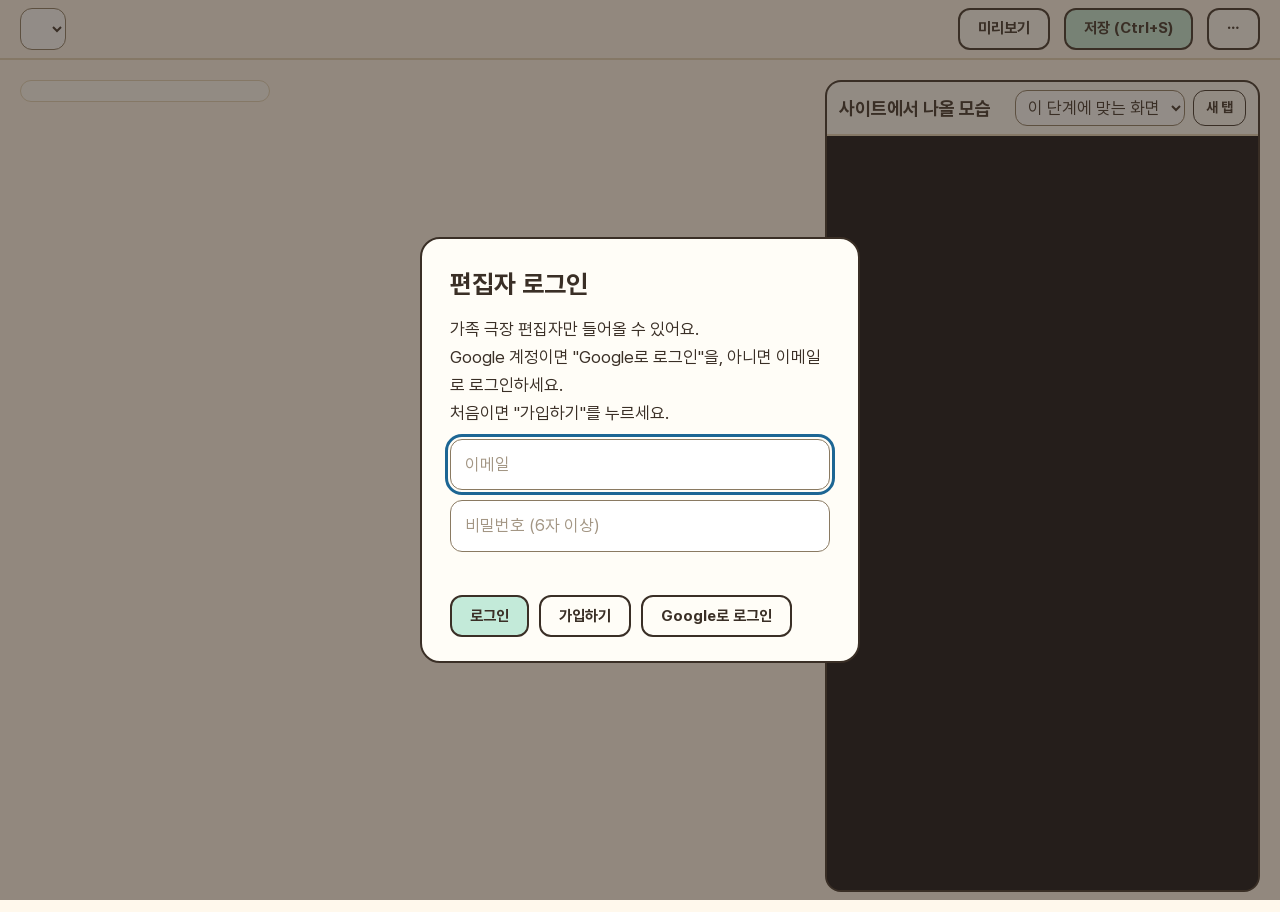
<file: cms/index.html>
<!doctype html>
<html lang="ko">
<head>
<meta charset="utf-8">
<meta name="viewport" content="width=device-width, initial-scale=1">
<meta name="robots" content="noindex, nofollow">
<title>관리 페이지 – 우리 가족 극장</title>
<style>
/* Pretendard – SIL Open Font License 1.1 (media/fonts/Pretendard-LICENSE.txt) */
@font-face{font-family:"Pretendard";font-weight:400;font-style:normal;font-display:swap;src:url("media/fonts/Pretendard-Regular.woff2") format("woff2")}
@font-face{font-family:"Pretendard";font-weight:500;font-style:normal;font-display:swap;src:url("media/fonts/Pretendard-Medium.woff2") format("woff2")}
@font-face{font-family:"Pretendard";font-weight:700;font-style:normal;font-display:swap;src:url("media/fonts/Pretendard-Bold.woff2") format("woff2")}
:root{
  --cream:#fff8ec; --paper:#fffdf7; --line:#e3d4b6; --ink:#3a2f26; --muted:#6a5b4d; --field:#8a7a62;
  --mint:#c3ead9; --yellow:#ffe7a0; --sky:#c2e1f6; --sky-d:#1d6694;
  --ok:#16684e; --ph:#8a5a00; --bad:#b3261e; --warn-bg:#fff0c2; --ghost:#857868;
  --hand:"Pretendard","Noto Sans KR","Apple SD Gothic Neo","Malgun Gothic",system-ui,sans-serif;
  --sans:"Pretendard","Noto Sans KR","Apple SD Gothic Neo","Malgun Gothic",system-ui,sans-serif;
  --hdr:64px;
}
*{box-sizing:border-box}
[hidden]{display:none!important}
body{margin:0;background:var(--cream);color:var(--ink);font-family:var(--sans);line-height:1.65;font-size:1.0625rem}
:focus-visible{outline:3px solid var(--sky-d);outline-offset:2px}
button,.btn{font:inherit;cursor:pointer}
.btn{display:inline-flex;align-items:center;gap:6px;min-height:42px;padding:6px 18px;border-radius:12px;border:2px solid var(--ink);background:var(--paper);color:var(--ink);font-weight:700;font-size:.95rem}
.btn:hover{background:var(--yellow)}
.btn.primary{background:var(--mint)} .btn.primary:hover{background:#a9e0c7}
.rng-row{display:flex;align-items:center;gap:10px;max-width:420px}
.rng-row.rr{max-width:none;flex-wrap:wrap;gap:8px 16px}
.rr-item{display:flex;align-items:center;gap:8px;flex:1 1 150px;min-width:150px;font-weight:700;font-size:.9rem;margin:0}
.rr-item span{flex:none}
.rr-item output{width:3.2em}
.rng-row input[type=range]{flex:1;min-width:0;padding:0;margin:0}
.rng-row output{flex:none;width:3.4em;text-align:right;font-weight:700;font-variant-numeric:tabular-nums}
.btn.sm{min-height:36px;padding:2px 12px;font-size:.88rem;border-width:1.5px}
.btn.danger{color:var(--bad);border-color:var(--bad)} .btn.danger:hover{background:#fde8e6}
.btn:disabled{opacity:.4;cursor:not-allowed}

/* 상단 바: 작품 선택 · 저장 상태 · 미리보기 · 저장 · 더보기 */
header.top{position:sticky;top:0;z-index:40;background:rgba(255,248,236,.98);border-bottom:2px solid var(--line)}
.top-in{display:flex;gap:10px 14px;align-items:center;padding:8px 20px}
.top-in .grow{flex:1}
.top-in select{max-width:min(380px,36vw);font-weight:700}
.status{font-size:.9rem;line-height:1.35;text-align:right}
.status b.ok{color:var(--ok)} .status b.dirty{color:var(--bad)}
.status small{display:block;color:var(--muted);font-size:.8rem}
.moreWrap{position:relative}
.menu{position:absolute;right:0;top:calc(100% + 6px);z-index:60;min-width:250px;background:var(--paper);border:2px solid var(--ink);border-radius:14px;padding:6px;box-shadow:0 10px 30px rgba(58,47,38,.25)}
.menu .mi{display:flex;width:100%;text-align:left;background:none;border:0;border-radius:8px;padding:9px 12px;min-height:40px;font-weight:500;color:var(--ink);align-items:center}
.menu .mi:hover{background:var(--yellow)}
.menu .mi.danger{color:var(--bad)}
.menu .mi:disabled{opacity:.4;cursor:not-allowed}
.menu hr{border:0;border-top:1px solid var(--line);margin:4px 0}
.menu .mh{font-size:.8rem;color:var(--muted);padding:6px 12px 2px;font-weight:700}
.folder-banner{display:flex;gap:12px;align-items:center;padding:6px 20px;background:var(--warn-bg);border-top:1px solid #e6bc4d;font-size:.92rem}

/* 3단 화면: 단계 목록 | 지금 단계 | 사이트에서 나올 모습 */
.app{display:grid;grid-template-columns:260px minmax(0,1fr);gap:24px;padding:20px;max-width:1700px;margin:0 auto;align-items:start}
@media(min-width:1280px){.app{grid-template-columns:250px minmax(0,1fr) clamp(400px,34vw,640px)}body.pv-hidden .app{grid-template-columns:250px minmax(0,1fr)}}
@media(max-width:820px){.app{grid-template-columns:minmax(0,1fr);padding:12px}}

.steps{position:sticky;top:calc(var(--hdr) + 12px);max-height:calc(100vh - var(--hdr) - 28px);overflow-y:auto;background:var(--paper);border:1px solid var(--line);border-radius:18px;padding:10px}
.todo{display:block;width:100%;text-align:left;border:2px solid var(--ink);background:var(--yellow);border-radius:12px;font-weight:700;padding:8px 12px;min-height:42px;margin-bottom:8px}
.todo.done{background:#e4f6ee;border-color:var(--ok);color:var(--ok);cursor:default}
.steps h2{font-size:.85rem;color:var(--muted);margin:10px 8px 4px;font-family:var(--sans)}
.stp{display:flex;width:100%;gap:10px;align-items:center;text-align:left;background:none;border:0;border-radius:10px;padding:8px 8px;min-height:44px;font-weight:500;color:var(--ink)}
.stp:hover{background:var(--yellow)}
.stp[aria-current=step]{background:var(--mint);font-weight:700}
.stp .req{margin-left:auto;flex:none}
.stp .no{font-weight:700;color:var(--muted);min-width:1.1em}
.ic{flex:none;width:22px;height:22px;border-radius:50%;border:2px solid var(--field);display:grid;place-items:center;font-size:.75rem;font-weight:700;background:#fff;color:#fff}
.ic.done{background:var(--ok);border-color:var(--ok)}
.ic.work{border-color:var(--ph);background:linear-gradient(90deg,var(--ph) 50%,#fff 50%)}
@media(max-width:820px){.steps{position:static;max-height:none;display:flex;gap:6px;overflow-x:auto;padding:8px}.steps h2{display:none}.stp{flex:none;width:auto;white-space:nowrap}.todo{flex:none;width:auto;margin:0}}

.stepmain{min-width:0}
.stepno{font-size:.9rem;color:var(--muted);font-weight:700}
.stephead h1{font-family:var(--hand);font-size:1.9rem;margin:2px 0 6px;line-height:1.25}
.why{margin:0 0 16px;color:var(--muted);white-space:pre-line}
.stepbody{background:var(--paper);border:1px solid var(--line);border-radius:20px;padding:6px 20px 20px}
.stepnav{display:flex;justify-content:space-between;gap:10px;margin-top:16px}
details.part{border-bottom:1px solid var(--line);padding:6px 0}
details.part:last-child{border-bottom:0}
details.part>summary{list-style:none;cursor:pointer;display:flex;align-items:center;gap:8px;min-height:44px;font-family:var(--hand);font-weight:700;font-size:1.2rem}
details.part>summary::-webkit-details-marker{display:none}
details.part>summary::before{content:"▾";color:var(--muted);font-size:.9rem}
details.part:not([open])>summary::before{content:"▸"}
details.part>summary small{font-family:var(--sans);font-weight:500;color:var(--muted);font-size:.85rem}
.pdesc{margin:0 0 12px;color:var(--muted);font-size:.93rem;white-space:pre-line}

/* 사이트에서 나올 모습 */
#pvpane{display:flex;flex-direction:column;background:#0d0b10;border:2px solid var(--ink);border-radius:16px;overflow:hidden;position:sticky;top:calc(var(--hdr) + 12px);height:calc(100vh - var(--hdr) - 28px)}
.pv-head{display:flex;gap:8px;align-items:center;padding:8px 12px;background:var(--paper);border-bottom:2px solid var(--line)}
.pv-head b{font-family:var(--hand);font-size:1.15rem;margin-right:auto}
.pv-head select{max-width:190px;min-height:36px;padding:4px 8px}
#pvpane iframe{flex:1;border:0;width:100%;background:#0d0b10}
#btnPV{display:inline-flex}
@media(max-width:1279px){
  #pvpane{position:fixed;inset:0;z-index:70;border:0;border-radius:0;height:auto;display:none}
  body.pv-open #pvpane{display:flex}
}
@media(min-width:1280px){#pvClose{display:none} body.pv-hidden #pvpane{display:none}}

/* 폼 */
.field{margin-bottom:18px}
.field>label{display:block;font-weight:700;font-size:1rem;margin-bottom:5px}
.req{display:inline-block;margin-left:8px;font-size:.75rem;font-weight:700;color:var(--bad);border:1px solid var(--bad);border-radius:999px;padding:0 8px;vertical-align:middle}
.hint{display:block;font-size:.88rem;color:var(--muted);margin-top:4px;white-space:pre-line}
input[type=text],textarea,select.fld{width:100%;font:inherit;font-size:1.05rem;color:var(--ink);background:#fff;border:1.5px solid var(--field);border-radius:12px;padding:11px 14px}
textarea{resize:vertical;min-height:96px;line-height:1.6}
textarea.big{min-height:180px;font-family:ui-monospace,"Cascadia Mono",Consolas,var(--sans);font-size:1rem;white-space:pre-wrap;tab-size:2}
input:focus,textarea:focus,select:focus{border-color:var(--sky-d)}
::placeholder{color:#a39684;opacity:1}
input[type=date]{font:inherit;font-size:.92rem;color:var(--ink);background:#fff;border:1.5px solid var(--field);border-radius:10px;padding:4px 10px;min-height:36px}
.rng{display:flex;flex-wrap:wrap;gap:8px;align-items:center;margin:0 0 10px}
.rng select{min-height:36px;padding:2px 10px;font-size:.92rem;border-radius:10px}
.rng .sep{opacity:.6}
.rng .btn{min-height:34px;padding:2px 12px;font-size:.85rem;border-width:1.5px;border-radius:10px}
select{font:inherit;color:var(--ink);background:#fff;border:1.5px solid var(--field);border-radius:12px;padding:8px 12px;min-height:42px}
.cb{display:flex;gap:10px;align-items:center;font-weight:700}
.cb input{width:22px;height:22px;accent-color:var(--ok)}
.linkrow{display:flex;flex-wrap:wrap;gap:8px;margin-top:8px}.linkrow input[type=text]{flex:1 1 180px;width:auto;min-width:0}
.picked{display:flex;flex-wrap:wrap;gap:8px;margin:6px 0 10px}.pick{display:inline-flex;align-items:center;gap:8px;padding:6px 6px 6px 14px;border:2px solid var(--ok);border-radius:999px;font-weight:700}.pick button{width:28px;height:28px;border:0;border-radius:50%;background:rgba(0,0,0,.12);font-size:1.1rem;line-height:1;cursor:pointer}
.sub-title{font-weight:700;margin:8px 0 6px}
/* [예시] 값: 회색 글자 + "예시" 표시, 클릭하면 전체 선택 */
.exw{position:relative;display:block}
.exw .pill{display:none;position:absolute;right:10px;top:9px;font-size:.72rem;font-weight:700;background:var(--yellow);color:var(--ph);border-radius:999px;padding:0 9px;pointer-events:none}
.exw.ex .pill{display:block}
.exw.ex input,.exw.ex textarea{color:var(--ghost)}
.exw.ex input,.exw.ex textarea{padding-right:60px}
details.adv{margin:4px 0 14px;border:1.5px dashed var(--line);border-radius:12px;padding:2px 14px}
details.adv>summary{cursor:pointer;min-height:40px;display:flex;align-items:center;color:var(--muted);font-weight:700}
details.adv[open]{padding-bottom:10px}
.list{display:grid;gap:12px;margin-bottom:10px}
.item{border:1.5px solid var(--line);border-radius:16px;background:#fffaf0;padding:14px}
.item .item{background:#fff}
.item-head{display:flex;justify-content:space-between;align-items:center;gap:8px;margin-bottom:10px}
.item-head b{font-family:var(--hand);font-size:1.2rem}
.item-tools{display:flex;gap:6px;flex-wrap:wrap}
.item-head .fsum{display:none;flex:1;min-width:0;overflow:hidden;text-overflow:ellipsis;white-space:nowrap;color:var(--muted,#777);font-size:.9rem}
.item.folded .fsum{display:block}
.item.folded>:not(.item-head){display:none}
.item.folded .item-head{margin-bottom:0}
.foldbar{display:flex;gap:6px;margin:8px 0}
.epbox{border:1.5px solid var(--line);border-radius:16px;background:#fffaf0;padding:14px;margin-top:14px}
.epbox h3{font-family:var(--hand);font-size:1.2rem;margin:0 0 8px}
.eplist{list-style:none;margin:0 0 12px;padding:0;display:grid;gap:8px}
.eplist li{display:flex;justify-content:space-between;gap:10px;align-items:center}
.grip{cursor:grab;user-select:none;padding:4px 8px;border-radius:8px;color:var(--muted);font-size:1.1rem;line-height:1;border:1.5px dashed var(--line);background:#fff}
.over{outline:3px dashed var(--sky-d);outline-offset:2px}
.dragging{opacity:.45}
.two{display:grid;gap:18px;grid-template-columns:1fr}
@media(min-width:900px){.two{grid-template-columns:1fr 1fr}}

/* 표 (출처·저작권) */
.tbl{overflow-x:auto;margin-bottom:10px;border:1.5px solid var(--line);border-radius:14px}
.tbl table{width:100%;border-collapse:collapse;min-width:820px}
.tbl th{background:#fbefd5;text-align:left;padding:8px 10px;font-size:.9rem;border-bottom:1.5px solid var(--line)}
.tbl td{padding:0;border-bottom:1px solid var(--line);vertical-align:top;background:#fff}
.tbl tr:last-child td{border-bottom:0}
.tbl input.cell{border:0;border-radius:0;padding:12px 10px;font-size:1rem;background:transparent}
.tbl input.cell:focus{background:#eaf5fc;outline:2px solid var(--sky-d);outline-offset:-2px}
.tbl .exw .pill{top:12px}
.tbl td.act{white-space:nowrap;padding:6px;width:1%;background:#fffaf0}
.tbl td.act .item-tools{flex-wrap:nowrap;align-items:center}
.tbl td.act .btn,.tbl td.act .grip{padding:4px 8px;font-size:.85rem;flex:none}
.tbl td.act{vertical-align:middle}
.tbl tr.auto td{background:#f4efe4}

/* 파일 입력 */
.filebox{display:flex;gap:14px;align-items:center;border:2px dashed var(--field);border-radius:14px;padding:10px 12px;background:#fff;flex-wrap:wrap}
.filebox.drag{background:#eaf5fc;border-color:var(--sky-d)}
.filebox.empty{background:#fffaf0}
.f-thumb{width:96px;height:64px;border-radius:8px;background:#efe6d0;overflow:hidden;flex:none;display:grid;place-items:center;color:var(--muted);font-size:.75rem}
.f-thumb img,.f-thumb video{width:100%;height:100%;object-fit:cover;display:block}
.f-info{flex:1;min-width:180px}
.f-name{font-weight:700;word-break:break-all}
.f-meta{font-size:.86rem;color:var(--muted)}
.f-meta.bad{color:var(--bad);font-weight:700} .f-meta.ok{color:var(--ok)}
.f-btns{display:flex;gap:6px}
.dropmulti{border:2px dashed var(--field);border-radius:14px;padding:16px;text-align:center;background:#fffaf0;margin-bottom:12px;color:var(--muted)}
.dropmulti.drag{background:#eaf5fc;border-color:var(--sky-d)}
.dropmulti .btn{margin-top:6px}

#toasts{position:fixed;left:50%;bottom:20px;transform:translateX(-50%);z-index:90;display:grid;gap:8px;justify-items:center;max-width:92vw}
.toast{background:var(--ink);color:#fff;padding:10px 18px;border-radius:999px;font-size:.95rem;display:flex;gap:12px;align-items:center;white-space:pre-line}
.toast button{background:var(--yellow);color:var(--ink);border:0;border-radius:999px;font-weight:700;padding:4px 14px;min-height:32px}
dialog#pickPrev{border:2px solid var(--ink);border-radius:20px;background:var(--paper);color:var(--ink);padding:22px 26px;width:min(680px,94vw);max-height:86vh;overflow:auto}
dialog#pickPrev::backdrop{background:rgba(58,47,38,.55)}
dialog#pickPrev h2{font-family:var(--hand);margin:0 0 6px}
dialog#pickPrev .row{display:flex;gap:10px;flex-wrap:wrap;margin-top:14px;position:sticky;bottom:-22px;background:var(--paper);padding:10px 0}
.pk-group{margin:12px 0}
.pk-group h3{font-size:1.05rem;margin:0 0 4px}
.pk-row{display:flex;gap:10px;align-items:flex-start;padding:8px 10px;border:1.5px solid var(--line);border-radius:12px;background:#fff;margin-top:6px;cursor:pointer}
.pk-row input{margin-top:4px;flex:none}
.pk-row small{display:block;color:var(--muted);margin-top:2px}
dialog#intro{border:2px solid var(--ink);border-radius:20px;background:var(--paper);color:var(--ink);padding:24px 28px;max-width:min(520px,92vw)}
dialog#intro::backdrop{background:rgba(58,47,38,.45)}
dialog#intro h2{font-family:var(--hand);margin:0 0 10px}
dialog#intro ol{margin:0 0 16px;padding-left:22px}
dialog#intro li{margin-bottom:6px}
input[type=email],input[type=password]{width:100%;font:inherit;font-size:1.05rem;color:var(--ink);background:#fff;border:1.5px solid var(--field);border-radius:12px;padding:11px 14px}
dialog#login,dialog#editors,dialog#stats,dialog#confirmDel{border:2px solid var(--ink);border-radius:20px;background:var(--paper);color:var(--ink);padding:24px 28px;width:min(440px,92vw)}
dialog#stats{width:min(800px,96vw);max-height:92vh;overflow:auto}
dialog#login::backdrop,dialog#editors::backdrop,dialog#stats::backdrop,dialog#confirmDel::backdrop{background:rgba(58,47,38,.55)}
dialog#login h2,dialog#editors h2,dialog#stats h2,dialog#confirmDel h2{font-family:var(--hand);margin:0 0 10px}
dialog#confirmDel input{width:100%;box-sizing:border-box}
dialog#login .row,dialog#editors .row,dialog#confirmDel .row{display:flex;gap:10px;margin-top:12px;flex-wrap:wrap}
.prodbar{margin:0 0 16px;padding:12px 16px;border:2px solid var(--line);border-radius:16px;background:var(--paper);display:grid;gap:8px}
.prodrow{display:flex;flex-wrap:wrap;gap:8px;align-items:center}
.seg{display:inline-flex;flex-wrap:wrap;gap:6px}
fieldset.ro{border:0;padding:0;margin:0;min-width:0;opacity:.78}
.ro-note{margin:0 0 12px;padding:10px 14px;border-radius:12px;background:var(--warn-bg);font-weight:700;white-space:pre-line}
.ro-row{opacity:.78}
.login-msg{white-space:pre-line;min-height:1.4em;margin:10px 0 0;color:#a3341b;font-size:.95rem}
.ed-list{list-style:none;margin:12px 0;padding:0;display:grid;gap:8px}
dialog#editors{width:min(680px,94vw)}
.ed-list li{display:grid;grid-template-columns:7em minmax(0,1fr) auto auto;gap:10px;align-items:center;word-break:break-all}
.ed-who{display:contents}
.ed-who strong{font-size:1.05em;word-break:keep-all}
.ed-who .btn.sm{white-space:nowrap}
/* 비하인드 컷 '같은 장면의 사진·영상': 세로로 길게 쌓지 않고 작은 칸으로 나란히 */
.listhost[data-l="more"]>.list{display:grid;grid-template-columns:repeat(auto-fill,minmax(150px,1fr));gap:10px;margin:8px 0}
.listhost[data-l="more"] .item{margin:0;padding:8px}
.listhost[data-l="more"] .item-head{margin:0 0 6px}
.listhost[data-l="more"] .item-head b{font-size:.82rem}
.listhost[data-l="more"] .item-tools>:nth-child(2){display:none}
.listhost[data-l="more"] .field~.field{margin-top:8px}
.listhost[data-l="more"] .filebox{flex-direction:column;align-items:stretch}
.listhost[data-l="more"] .f-info{display:none}
.listhost[data-l="more"] .f-thumb{width:100%;height:90px}
.listhost[data-l="more"] .f-btns{justify-content:center}
.listhost[data-l="more"] .filebox~*{display:none}
.listhost[data-l="more"]>.list{grid-template-columns:repeat(auto-fill,minmax(200px,1fr))}
.listhost[data-l="more"] .item-head{display:flex;align-items:center;justify-content:space-between;gap:6px;flex-wrap:nowrap}
.listhost[data-l="more"] .item-head b{white-space:nowrap;overflow:hidden;text-overflow:ellipsis;min-width:0}
.listhost[data-l="more"] .btn.sm{white-space:nowrap;padding:5px 10px;min-width:0;flex:none}
.listhost[data-l="more"] .item-tools{flex:none}
.listhost[data-l="more"] .f-btns{display:flex;flex-direction:row;gap:6px;flex-wrap:nowrap}
.listhost[data-l="more"] .f-btns .btn{flex:1}
/* 사진 끌어서 썸네일 위치 맞추기 */
.filebox.fbfocus{flex-direction:column;align-items:stretch}
.f-thumb.focusable{position:relative;width:100%;max-width:320px;height:auto;aspect-ratio:4/3;cursor:grab;touch-action:none;user-select:none;margin:0 auto}
.f-thumb.focusable:active{cursor:grabbing}
.f-thumb.focusable img,.f-thumb.focusable video{position:absolute;inset:0;width:100%;height:100%;object-fit:cover}
.f-thumb.focusable{border-radius:14px;overflow:hidden}

.f-thumb.focusable img,.f-thumb.focusable video{pointer-events:none}
.f-thumb .fhint{position:absolute;left:6px;bottom:6px;padding:2px 8px;border-radius:999px;background:rgba(20,16,12,.75);color:#fff;font-size:.72rem;pointer-events:none}
.listhost[data-l="more"] .f-thumb.focusable{height:auto;aspect-ratio:4/3}
.f-thumb.framed{overflow:hidden;background:#111;position:relative}
.f-thumb .fin{position:absolute;left:50%;top:50%;transform:translate(-50%,-50%)}
.f-thumb.framed img,.f-thumb.framed video{object-fit:fill}
.listhost[data-l="more"] .fhint{display:none}
.f-thumb .ffr{position:absolute;box-shadow:0 0 0 999px rgba(0,0,0,.7);border:2px solid #fff;box-sizing:border-box;pointer-events:none}
.listhost[data-l="more"] .item-tools{gap:4px}
.listhost[data-l="more"] .item-tools .btn.sm{padding:4px 8px;font-size:.8rem}
.listhost[data-l="more"] .item-tools .grip{padding:2px 6px}
.listhost[data-l="more"] .item-head b{overflow:visible;text-overflow:clip;flex:none}
</style>
</head>
<body>
<header class="top" id="top">
  <div class="top-in">
    <label for="workSel" style="position:absolute;left:-9999px">작품 선택</label>
    <select id="workSel"></select>
    <label for="epSel" style="position:absolute;left:-9999px">회차 선택</label>
    <select id="epSel" hidden></select>
    <span class="grow"></span>
    <div class="status" id="status" aria-live="polite"></div>
    <button class="btn" id="btnPV" type="button">미리보기</button>
    <button class="btn primary" id="btnSave" type="button">저장 (Ctrl+S)</button>
    <div class="moreWrap">
      <button class="btn" id="btnMore" type="button" aria-haspopup="menu" aria-expanded="false" aria-label="더보기">⋯</button>
      <div class="menu" id="menu" role="menu" hidden></div>
    </div>
    <input id="fileImport" type="file" accept="application/json,.json" hidden>
  </div>
  <div class="folder-banner" id="folderBanner" hidden></div>
</header>

<div class="app">
  <nav class="steps" id="steps" aria-label="할 일 단계"></nav>
  <main class="stepmain" id="stepmain"></main>
  <aside id="pvpane" aria-label="사이트에서 나올 모습">
    <div class="pv-head">
      <b>사이트에서 나올 모습</b>
      <select id="pvPage" aria-label="미리볼 페이지"></select>
      <button class="btn sm" id="pvTab" type="button">새 탭</button>
      <button class="btn sm" id="pvClose" type="button">닫기 ✕</button>
    </div>
    <iframe id="frame" title="공개 페이지 미리보기" src="about:blank"></iframe>
  </aside>
</div>

<dialog id="intro" aria-labelledby="introT">
  <h2 id="introT">이렇게 쓰세요</h2>
  <ol>
    <li>왼쪽 단계를 위에서부터 차례로 채워요.</li>
    <li>오른쪽 화면에 지금 쓰는 내용이 사이트 어디에 나오는지 보여 줘요.</li>
    <li>저장(Ctrl+S)을 눌러야 내용이 저장돼요.</li>
  </ol>
  <button class="btn primary" id="introOk" type="button">시작하기</button>
</dialog>

<datalist id="dl-tools"></datalist>
<div id="toasts" role="status"></div>

<script>
(() => {
  const KEY = 'familyTheaterAdmin.v3';
  const OLD_KEY = 'familyTheaterAdmin.v2';
  const UI_KEY = 'familyTheaterAdmin.ui2';
  const has = s => typeof s === 'string' && s.trim() !== '';
  const arr = a => Array.isArray(a) ? a : [];
  const obj = o => (o && typeof o === 'object' && !Array.isArray(o)) ? o : {};
  const $ = id => document.getElementById(id);
  const clone = o => JSON.parse(JSON.stringify(o));
  /** 문장 끝 온점(.) 뒤에서 줄을 바꾼다. 숫자 뒤 온점과 파일명은 그대로 둔다. */
  const brk = s => typeof s === 'string' ? s.replace(/([^\d\s])\.[ \t]+(?=\S)/g, '$1.\n') : s;
  const TOPIC_LABELS = ['연결', '발견', '즐거움'];

  /* ---------- 폼 스키마 ---------- */
  const T = (key, label, o = {}) => ({ type: 'text', key, label, ...o });
  const A = (key, label, o = {}) => ({ type: 'area', key, label, ...o });
  const RR = (label, items, o = {}) => ({ type: 'rangerow', label, items, ...o });   // 슬라이더 여러 개를 한 줄에
  const R = (key, label, o = {}) => ({ type: 'range', key, label, ...o });
  const S = (key, label, options, o = {}) => ({ type: 'select', key, label, options, ...o });
  const F = (key, label, kind, o = {}) => ({ type: 'file', key, label, kind, ...o });

  const TOOLS_LIST = () => ({ type: 'list', key: 'tools', itemLabel: i => `AI 도구 ${i + 1}`, addLabel: 'AI 도구 추가',
    fields: [
      T('name', '도구 이름', { req: 1, list: 'dl-tools', ph: '예) ○○ 이미지 생성 AI', hint: '앞에서 쓴 도구는 자동완성돼요.' }),
      T('purpose', '무엇에 썼나요', { ph: '예) 장면별 일러스트 만들기' }),
      { type: 'list', key: 'prompts', itemLabel: i => `프롬프트 ${i + 1}`, addLabel: '프롬프트 추가', fields: [
        T('title', '프롬프트 이름', { ph: '예) 거실 장면' }),
        A('text', 'AI에 넣은 문장 (프롬프트)', { req: 1, big: 1, rows: 8, ph: '예) 따뜻한 오후 햇살이 드는 거실, 할머니와 손주가 함께 앨범을 넘기는 모습, 수채화 일러스트',
          hint: '쓴 그대로 붙여 넣어요. 줄바꿈과 띄어쓰기가 그대로 남아요.\nCtrl+Enter를 누르면 다음 프롬프트가 생겨요.' }),
        { type: 'list', key: 'refs', itemLabel: i => `참고 이미지 ${i + 1}`, addLabel: '참고 이미지 추가', fields: [
          F('file', '이미지', 'image', { hint: '이 프롬프트를 만들 때 AI에 같이 넣은 이미지예요. 여러 장 올릴 수 있어요.' }),
          T('caption', '설명 (선택)', { ph: '예) 어릴 적 부엌 사진' })] }] }] });
  const ROLES_GROUP = () => ({ group: 'roles', cols: 2, fields: [
    { type: 'list', key: 'ai', str: true, itemLabel: i => `AI ${i + 1}`, addLabel: 'AI가 한 일 추가', title: 'AI가 한 일', ph: '예) 장면별 일러스트 12장 만들기' },
    { type: 'list', key: 'human', str: true, itemLabel: i => `내가 ${i + 1}`, addLabel: '내가 한 일 추가', title: '내가 한 일', ph: '예) 시나리오 쓰기, 영상 편집' }] });
  const SOURCES_TABLE = () => ({ type: 'list', key: 'sources', table: true, itemLabel: i => `자료 ${i + 1}`, addLabel: '줄 추가', fields: [
    T('item', '무엇을 썼나요', { ph: '예) 배경 음악' }), T('source', '어디서 가져왔나요', { ph: '예) 직접 연주 / 음원 사이트 이름' }),
    T('license', '쓴 방법과 허락 여부', { ph: '예) 직접 만듦 / 상업적 이용 허락 확인' })] });
  const STEPS_LIST = key => ({ type: 'list', key, itemLabel: i => `단계 ${i + 1}`, addLabel: '단계 추가', fields: [
    T('title', '단계 이름', { ph: '예) 이야기 모으기' }), A('desc', '한 일', { rows: 3, ph: '예) 가족과 인터뷰하며 기억에 남는 장면 열 가지를 골랐어요.' })] });

  const PH = s => /\[예시\]/.test(s || '') || /^\s*\[[^\]]*\]\s*$/.test(s || '');
  const st = v => !has(v) ? 0 : PH(v) ? 1 : 2;      // 0 비어 있음 · 1 예시 문구 · 2 완료
  const best = a => a.length ? Math.max(...a) : 0;
  const worst = a => a.length ? Math.min(...a) : 0;
  const ck = (label, s, req, ...ks) => ({ label, s, req, ks });
  const WATCH = 'watch.html';

  /* 단계: scope(work=선택한 작품, site=사이트 공통), pv=[페이지, 섹션], parts=[{ title, desc, pv, adv, fields }] */
  const ALL_STEPS = [
    { id: 'video', scope: 'work', title: '작품 올리기', pv: [WATCH, 'player'],
      why: '작품 종류를 고르고, 연재물이면 시리즈를 정해요. 그다음 영상(또는 게임·앱·스토리보드)과 포스터를 올리면 오른쪽에서 상영관 모습을 바로 볼 수 있어요.',
      parts: [{ fields: [
        S('kind', '작품 종류', [['video', '영상'], ['game', '게임'], ['app', '앱'], ['storyboard', '스토리보드']], { rerender: true, hint: '영상은 mp4 파일, 게임·앱은 배포한 주소, 스토리보드는 이미지 여러 장(또는 PDF)을 올려요.' }),
        S('series', '연재물인가요?', () => {
          const w = data.works[ui.work] || {};
          return [['', '단독 작품 (연재물 아님)'], ...data.series.filter(x => mine(x) || x.id === w.series).map(x => { const c = (data.works.find(y => y.series === x.id && has(y.creator)) || {}).creator; return [x.id, (has(x.title) ? x.title : '(제목 없음)') + (has(c) ? ` (© ${c})` : '')]; }), ['__new', '＋ 새 연재물 만들기…']];
        },
          { rerender: true, show: () => !online || isAdmin() || data.series.some(x => mine(x)) || !!(data.works[ui.work] || {}).series,
            hint: '연재물이면 시리즈를 고르거나 새로 만들어요. 총 몇 화일지는 몰라도 돼요. 시리즈 소개·대표 포스터는 7단계에서 고쳐요.',
            onChange: (v, o) => setSeriesFor(o, v) }),
        T('episode', '회차 번호 (몇 화)', { ph: '예) 3', show: () => { const w = data.works[ui.work] || {}; return !!w.series && !isSolo(w); },
          hint: '1, 2, 3처럼 숫자로 적어요. 새 편이 나오면 작품을 추가하고 같은 시리즈를 고른 뒤 다음 번호를 적어요.' })] },
        { fields: [
          { group: 'video', fields: [
            F('file', '영상 파일', 'video', { show: () => kindOf() === 'video', hint: '5분 이내 mp4 파일이에요. 비워 두면 "영상을 불러오지 못했습니다" 안내가 나와요.' }),
            { type: 'check', key: 'portrait', label: '세로 영상 (세로형 9:16 화면으로 보여주기)', show: () => kindOf() === 'video' },
            F('cover', '상영관 표지 (선택)', 'image', { show: () => kindOf() === 'video', hint: '재생 전에 영상 화면에 먼저 보이는 이미지예요.\n가로 영상은 16:9(1920×1080px), 세로 영상은 9:16(1080×1920px)을 권장해요.\n비워 두면 영상의 첫 장면이 나와요.' }),
            { type: 'check', key: 'coverLogo', label: '표지 위에 로고 얹기 (연재물 로고 사용)', rerender: true, show: () => kindOf() === 'video' },
            RR('표지 로고 위치·크기', [{ key: 'coverLogoX', label: '가로', min: 0, max: 100, def: 50 }, { key: 'coverLogoY', label: '세로', min: 0, max: 100, def: 50 }, { key: 'coverLogoW', label: '크기', min: 10, max: 100, def: 40 }], { show: () => kindOf() === 'video' && !!obj(data.works[ui.work].video).coverLogo, hint: '영상을 재생하면 로고는 사라져요. 크기는 영상 폭 비율이에요.' }),
            F('poster', '포스터 사진', 'image', { hint: '세로 2:3 비율, 1500×2168px(기본 포스터 규격)을 권장해요. 다른 비율은 가운데만 남기고 위아래·좌우가 잘려요. 목록과 상영관에 나와요.' }),
            F('logo', '작품 로고 (선택, 포스터 위에 얹기)', 'image', { show: () => { const x = seriesOf(data.works[ui.work]); return !x || x.solo; }, hint: '올리면 포스터 아래쪽 가운데에 자동으로 얹혀요. 투명 배경 PNG가 좋아요. 연재물은 "연재물 정보 고치기"에서 올려요.' }),
            RR('로고 위치·크기', [{ key: 'logoX', label: '가로', min: 0, max: 100, def: 50 }, { key: 'logoY', label: '세로', min: 0, max: 100, def: 85 }, { key: 'logoW', label: '크기', min: 20, max: 100, def: 80 }], { show: () => { const x = seriesOf(data.works[ui.work]); return !x || x.solo; }, hint: '가로·세로는 0~100(세로 기본 85=아래쪽), 크기는 포스터 폭 비율이에요.' }),
            T('duration', '영상 길이', { ph: '03:30', show: () => kindOf() === 'video' }),
            F('endCover', '끝 화면 이미지 (선택)', 'image', { show: () => kindOf() === 'video', hint: '영상이 끝나면 영상 화면에 보이는 가로 이미지예요. 다시 재생하면 사라져요.\n예) "다음 화에서 계속됩니다." 이미지. 가로 16:9, 1920×1080px 권장이에요.\n비워 두면 아무것도 보이지 않아요.' }),
            F('captions', '자막 파일 (있으면)', 'vtt', { show: () => kindOf() === 'video', hint: '.vtt 또는 .srt 파일을 올리면 돼요. .srt 는 올릴 때 자동으로 .vtt 로 바뀌어요.' }),
            { type: 'check', key: 'showDownload', label: '영상 아래에 다운로드 버튼 보이기', show: () => kindOf() === 'video' }] },
          { group: 'game', show: () => kindOf() === 'game', fields: [
            T('url', '게임 주소', { ph: 'https://...', hint: 'itch.io 등 게임이 올라간 주소(https://로 시작)를 붙여 넣어요.' }),
            { type: 'check', key: 'embed', label: '상영관 안에서 바로 실행하기 (안 되는 게임이면 끄세요)' },
            { type: 'check', key: 'portrait', label: '앱용 (세로형 화면으로 보여주기)' },
            A('howto', '게임 하는 방법', { rows: 4, ph: '예) 방향키로 움직이고 스페이스바로 점프해요.' })] },
          { group: 'app', show: () => kindOf() === 'app', fields: [
            T('url', '앱 주소', { ph: 'https://...', hint: '배포한 앱 주소(https://로 시작)를 붙여 넣어요.' }),
            { type: 'check', key: 'embed', label: '상영관 안에서 바로 실행하기 (안 되는 앱이면 끄세요)' },
            { type: 'check', key: 'portrait', label: '앱용 (세로형 화면으로 보여주기)' },
            A('howto', '앱 사용 방법', { rows: 4, ph: '예) 사진을 올리면 가족 카드가 만들어져요.' })] },
          { group: 'storyboard', show: () => kindOf() === 'storyboard', fields: [
            { type: 'list', key: 'pages', itemLabel: i => `장면 ${i + 1}`, addLabel: '장면 추가', fields: [
              F('file', '장면 이미지', 'image'), T('caption', '설명 (선택)', { ph: '예) 1컷: 할머니 부엌' })] },
            F('pdf', 'PDF 파일 (있으면)', 'pdf', { hint: '이미지 대신 또는 이미지와 함께 PDF를 올릴 수 있어요.' })] }] }],
      checks: w => w.kind === 'game' ? [ck('게임 주소', st(obj(w.game).url), false, 'url'), ck('포스터 사진', st(obj(w.video).poster), false, 'poster')]
        : w.kind === 'app' ? [ck('앱 주소', st(obj(w.app).url), false, 'url'), ck('포스터 사진', st(obj(w.video).poster), false, 'poster')]
        : w.kind === 'storyboard' ? [ck('스토리보드 장면 1장 이상', best(arr(obj(w.storyboard).pages).map(x => st(x.file))), false, 'file'), ck('포스터 사진', st(obj(w.video).poster), false, 'poster')]
        : [ck('영상 파일', st(obj(w.video).file), false, 'file'), ck('포스터 사진', st(obj(w.video).poster), false, 'poster'), ck('영상 길이', st(obj(w.video).duration), false, 'duration')] },
    { id: 'intro', scope: 'work', title: '작품 소개 쓰기', pv: [WATCH, 'info'],
      why: '제목과 한 줄 소개, 기획 의도가 상영관 영상 아래에 나와요.',
      parts: [{ pv: [WATCH, 'info'], fields: [
        T('title', '제목', { req: 1, autoId: 1, ph: '예) 할머니의 부엌' }),
        T('creator', '제작자 이름 (© 표시)', { ph: '예) 김○○ 가족', hint: '상영관과 목록에 "© 이름"으로 나와요. 로그인 이메일은 공개되지 않아요.' }),
        T('cursor', '마우스 모양 (이모지)', { ph: '예) 📷', hint: '이 작품 상영관에서 마우스 포인터 대신 따라다니는 모양이에요.\n이모지 1개를 붙여 넣어요. 비우면 제목에 맞춰 정해지고, 해당이 없으면 홈 모양을 써요.' }),
        F('cursorImage', '마우스 그림 (선택)', 'image', { hint: '이모지 대신 쓸 그림이에요. 정사각형 투명 PNG, 64×64px 이상이에요.' }),
        T('tagline', '한 줄 소개', { ph: '예) 냄새와 소리로 기억하는 할머니의 부엌을 그림으로 되살렸어요.' }),
        A('intent', '기획 의도', { rows: 7, ph: '왜 이 주제를 골랐는지, 영상으로 무엇을 전하고 싶은지, AI를 어떻게 썼는지를 2~3문단으로 적어요.', hint: '문단 사이에 빈 줄을 넣어요.' })] },
        { title: '고급: 작품 주소(ID)', adv: true, fields: [T('id', '작품 주소(ID)', { sanitize: true, ph: 'work-1',
          hint: '제목을 처음 쓰면 자동으로 만들어져요.\n영문 소문자·숫자·하이픈만 쓰고, 작품마다 달라야 해요.\n이미 사이트에 올린 뒤에 바꾸면 작품 주소가 달라져요.' })] }],
      checks: w => [ck('제목', st(w.title), false, 'title'), ck('한 줄 소개', st(w.tagline), false, 'tagline'), ck('기획 의도', st(w.intent), false, 'intent'),
        ck('작품 주소(ID) – 영문·숫자·하이픈, 중복 없음', workIdOk(w) ? 2 : 0, false, 'id')] },
    { id: 'process', scope: 'work', prod: true, title: '만든 과정 쓰기', pv: [WATCH, 'process'],
      why: '이 작품을 어떻게 만들었는지 순서대로 적어요. 모든 작품에 공통인 과정은 메이킹 페이지 공통 단계에 써요.',
      parts: [{ fields: [STEPS_LIST('process')] }],
      checks: w => [ck('만든 과정 1단계 이상', best(arr(w.process).map(p => Math.min(st(p.title), st(p.desc)))), false, 'title', 'desc')] },
    { id: 'tools', scope: 'work', prod: true, title: 'AI 도구·프롬프트', pv: [WATCH, 'tools'],
      why: '심사에서 꼭 보는 항목이에요. 어떤 AI를 썼고 어떤 문장을 넣었는지 그대로 적어요.',
      parts: [{ fields: [TOOLS_LIST()] }],
      checks: w => [ck('사용한 AI 도구', best(arr(w.tools).map(t => st(t.name))), true, 'name'), ck('주요 프롬프트', best(arr(w.tools).flatMap(t => arr(t.prompts)).map(p => st(p.text))), true, 'text')] },
    { id: 'roles', scope: 'work', prod: true, title: 'AI가 한 일·내가 한 일', pv: [WATCH, 'roles'],
      why: '심사에서 꼭 보는 항목이에요. 구체적인 작업 단위로 나눠 적어요.\n예) AI: 장면별 일러스트 12장 만들기 / 내가: 시나리오 쓰기, 영상 편집',
      parts: [{ fields: [ROLES_GROUP()] }],
      checks: w => [ck('AI가 한 일·내가 한 일 나누기', Math.min(best(arr(obj(w.roles).ai).map(st)), best(arr(obj(w.roles).human).map(st))), true, 'ai', 'human')] },
    { id: 'sources', scope: 'work', prod: true, title: '출처·저작권', pv: [WATCH, 'sources'],
      why: '심사에서 꼭 보는 항목이에요. 음악·사진 등 직접 만들지 않은 자료를 모두 적어요.\n엑셀에서 복사한 여러 줄을 칸에 붙여 넣으면 한 번에 채워져요.',
      parts: [{ fields: [SOURCES_TABLE()] }],
      checks: w => [ck('외부 자료 출처·저작권', best(arr(w.sources).filter(s => !s.auto).map(s => Math.min(st(s.item), st(s.source)))), true, 'item', 'source')] },

    { id: 'album', scope: 'site', shared: true, title: '비하인드 컷', pv: ['album.html', 'gallery'],
      why: '사진과 영상을 여러 개 한꺼번에 끌어다 놓을 수 있어요. 홈에는 앞의 6개가 나와요.',
      parts: [{ fields: [{ group: 'album', fields: [
        A('intro', '앨범 소개 문구 (없어도 돼요)', { rows: 2 }),
        { type: 'list', key: 'photos', multiDrop: true, dragOnly: true, fold: true, clearKey: 'file', itemLabel: i => `사진 ${i + 1}`, addLabel: '사진·영상 1개 추가', fields: [
          F('file', '사진·영상 파일', 'media', { focus: true, hint: '사진(jpg·png·webp) 또는 영상(mp4, 50MB 이하)을 올려요. 올린 사진을 손가락·마우스로 끌어서, 작은 썸네일에 보일 부분을 맞춰요. (크게 열면 전체가 나와요)' }),
          { type: 'list', key: 'more', multiDrop: true, dragOnly: true, clearKey: 'file', itemLabel: i => `추가 ${i + 1}`, addLabel: '같은 장면에 사진·영상 더 추가', fields: [F('file', '사진 또는 영상', 'media', { focus: true, hint: '위 사진과 같은 글·설명으로 묶여서 나와요. 사진과 영상을 섞어도 돼요.' }), T('alt', '이 사진 제목 (선택)', { ph: '예) KTX', hint: '한 장면에 여러 장일 때, 눌러서 모아 볼 때 사진 아래에 보여요. 화면 읽기 프로그램도 이 글을 읽어요.' })] },
          S('mode', '여러 장일 때 보여주는 방식', [['auto', '썸네일 안에서 자동으로 넘어가기'], ['grid', '작은 격자로 함께 보이기'], ['stack', '첫 장만 보이고 장수 표시']], { hint: '같은 장면에 사진을 더 추가했을 때만 적용돼요. 누르면 크게 넘겨 볼 수 있어요.' }),
          T('caption', '사진 아래에 보일 글', { ph: '예) 시나리오 회의', hint: '비하인드 컷 목록에서 사진 바로 아래에 보여요.' }),
          T('alt', '사진 설명', { req: 1, ph: '예) 거실 식탁에 둘러앉아 시나리오를 의논하는 가족', hint: '사진을 눌러 크게 열면 사진 아래에 보여요.\n사진이 안 보이는 분께 읽어 드리는 글도 되니, 사진 속 모습을 한두 문장으로 적어요.' })] }] }] }],
      checks: d => [ck('비하인드 컷 사진 (파일 + 설명)', best(arr(obj(d.album).photos).map(x => Math.min(st(x.file), st(x.alt)))), false, 'file', 'alt')] },
    { id: 'world', scope: 'site', shared: true, title: '같은 세계관 연결', pv: [WATCH, 'world'],
      why: '세계관을 함께 쓰는 작품끼리 연결해요. 연결하면 두 작품의 상영관 아래에 "같은 세계관 이야기"로 서로 보여요.\n한쪽에서만 골라도 반대쪽에 같이 나와요. 연결하지 않아도 괜찮아요(선택).',
      parts: [{ fields: [{ type: 'worlds' }] }] },

    { id: 'series', scope: 'site', title: '연재물 정보 고치기', pv: ['works.html', 'list'],
      why: '시리즈는 1단계에서 작품을 올릴 때 만들어요. 여기서는 시리즈 소개, 연재 중·완결 상태, 대표 포스터를 고치고, 아래 회차 목록에서 다음 회차를 추가해요.',
      parts: [{ fields: [{ type: 'list', key: 'series', itemLabel: i => `연재물 ${i + 1}`, addLabel: '연재물 추가', fields: [
        T('title', '연재물 제목', { req: 1, uuid: 1, ph: '예) 우리 가족 이야기' }),
        A('summary', '연재물 소개', { rows: 3, ph: '예) 매주 한 편씩 올리는 가족 이야기예요.' }),
        S('status', '상태', [['ongoing', '연재 중'], ['completed', '완결']]),
        F('poster', '대표 포스터 (없으면 첫 회 포스터)', 'image', { hint: '세로 2:3 비율, 1500×2168px(기본 포스터 규격)을 권장해요. 다른 비율은 가운데만 남기고 잘려요.' }),
        F('logo', '대표 로고 (선택, 포스터 위에 얹기)', 'image', { hint: '올리면 연재물 포스터 아래쪽 가운데에 자동으로 얹혀요. 투명 배경 PNG가 좋아요. 회차마다 올리지 않아도 돼요.' }),
        RR('로고 위치·크기', [{ key: 'logoX', label: '가로', min: 0, max: 100, def: 50 }, { key: 'logoY', label: '세로', min: 0, max: 100, def: 85 }, { key: 'logoW', label: '크기', min: 20, max: 100, def: 80 }], { hint: '가로·세로는 0~100(세로 기본 85=아래쪽), 크기는 포스터 폭 비율이에요.' })] }] }] },
    { id: 'site', scope: 'site', title: '사이트 이름·슬로건·연락처', pv: ['index.html', 'hero'],
      why: '모든 페이지의 맨 위와 맨 아래에 나오는 정보예요.',
      parts: [
        { title: '이름·슬로건·로고', pv: ['index.html', 'hero'], fields: [{ group: 'site', fields: [
          T('name', '사이트 이름', { req: 1, ph: '예) 우리 가족 극장' }), T('slogan', '슬로건', { req: 1, ph: '예) 우리의 이야기가 상영됩니다.', hint: '홈 첫 화면의 큰 제목이 돼요.' }),
          T('cursor', '마우스 모양 (이모지)', { ph: '🍿', hint: '홈과 일반 페이지에서 마우스 포인터 대신 따라다니는 모양이에요.\n비우면 팝콘(🍿)이에요. 작품 상영관은 작품마다 따로 정해요.' }),
          F('cursorImage', '마우스 그림 (선택)', 'image', { hint: '이모지 대신 쓸 그림이에요. 정사각형 투명 PNG, 64×64px 이상이에요.' }),
          F('logoImage', '로고 이미지', 'image', { hint: '올리면 모든 페이지 맨 위·맨 아래와 브라우저 탭 아이콘에 자동으로 나와요. 정사각형 PNG(투명 배경)가 좋아요.' }),
          T('logoText', '로고 글자 (1~2글자)', { ph: '극', hint: '로고 이미지가 없을 때만 써요. 비워 두면 사이트 이름의 첫 글자를 써요.' })] }] },
        { title: '연락처', pv: ['index.html', 'footer'], fields: [{ group: 'site', fields: [
          T('producer', '만든 사람', { ph: '예) 김○○ 가족' }), T('email', '문의 이메일', { ph: 'name@example.com' }),
          { type: 'list', key: 'sns', title: 'SNS 주소 (있으면)', itemLabel: i => `주소 ${i + 1}`, addLabel: 'SNS 주소 추가',
            fields: [T('label', '이름', { ph: '예) 인스타그램' }), T('url', '주소 (https://로 시작)', { ph: 'https://...' })] },
          A('footer', '맨 아래 문구', { rows: 2, ph: '예) 이 극장의 영상은 모두 생성형 AI를 활용해 만들었으며, 사용한 도구와 프롬프트를 공개했어요.' })] }] }],
      checks: d => [ck('사이트 이름', st(obj(d.site).name), false, 'name'), ck('슬로건', st(obj(d.site).slogan), false, 'slogan'),
        ck('만든 사람·문의 이메일', Math.min(st(obj(d.site).producer), st(obj(d.site).email)), false, 'producer', 'email')] },
    { id: 'home', scope: 'site', title: '홈 첫 화면과 주제 설명', pv: ['index.html', 'hero'],
      why: '사이트에 처음 들어왔을 때 보이는 큰 화면과 주제 카드예요.',
      parts: [
        { title: '첫 화면 배경', pv: ['index.html', 'hero'], fields: [{ group: 'hero', fields: [
          S('mode', '첫 화면 처음에 보여줄 것', [['video', '영상'], ['image', '사진']], { hint: '아래에서 사진·영상을 더 추가하면 차례로 이어서 나와요.' }),
          F('video', '영상', 'video', { hint: '"영상"을 골랐을 때 처음에 나와요.\n10~20초, 5MB 이하가 좋아요. 소리는 나지 않아요.' }),
          F('videoPortrait', '휴대폰용 세로 영상 (선택)', 'video', { hint: '세로 화면(휴대폰)에서는 위 영상 대신 이 영상이 나와요.\n세로 9:16(예 1080×1920px)을 권장해요. 비우면 가로 영상을 자르지 않고 통째로 보여줘요.' }),
          { type: 'list', key: 'more', itemLabel: i => `이어서 보여줄 사진·영상 ${i + 1}`, addLabel: '사진·영상 추가 (이어서 보여주기)', fields: [F('file', '사진 또는 영상', 'media', { hint: '앞의 것이 끝나면 이어서 나와요. 마지막 다음에는 처음으로 돌아가요.\n영상은 끝까지 재생하고, 사진은 아래 시간만큼 보여줘요.' }), F('portrait', '휴대폰용 세로 사진·영상 (선택)', 'media', { hint: '세로 화면(휴대폰)에서는 위 파일 대신 나와요. 세로 9:16 권장.' })] },
          T('photoSeconds', '사진 한 장 보여주는 시간 (초)', { ph: '5', hint: '사진이 둘 이상 이어질 때 적용돼요. 비우면 5초예요. (2~60초)' }),
          F('poster', '영상 대신 보여줄 사진', 'image', { hint: '영상이 불러와지기 전과, 영상이 안 나올 때 대신 나와요.' }),
          F('image', '사진', 'image', { hint: '"사진"을 골랐을 때 처음에 나와요.' }),
          F('imagePortrait', '휴대폰용 세로 사진 (선택)', 'image', { hint: '세로 화면(휴대폰)에서는 위 사진 대신 이 사진이 나와요. 세로 9:16 권장.' })] }] },
        { title: '첫 화면 글자와 버튼', pv: ['index.html', 'hero'], fields: [{ group: 'hero', fields: [
          T('title', '큰 제목', { hint: '비워 두면 슬로건을 써요.' }), A('text', '짧은 설명', { rows: 3, ph: '예) 우리 가족의 이야기를 생성형 AI와 함께 영상으로 그렸어요.' }),
          T('ctaWatch', '버튼 1 글자', { ph: '지금 관람하기', hint: '누르면 작품 목록으로 부드럽게 내려가요.' }), T('ctaMaking', '버튼 2 글자', { ph: '메이킹 보기', hint: '누르면 메이킹 페이지로 가요.' })] }] },
        { title: '주제 설명 카드 3개', pv: ['index.html', 'topics'], fields: [{ group: 'home', fields: [
          { type: 'list', key: 'topics', fixed: true, itemLabel: i => `카드 ${i + 1}`, fields: [T('label', '짧은 이름 (예: 연결)'), T('title', '제목', { ph: '예) 세대를 잇는 이야기' }),
            A('text', '설명', { rows: 3, ph: '예) 할머니의 옛 이야기와 아이의 상상이 한 화면에서 만나요.' })] }] }] },
        { title: '고급: 홈 각 구역의 제목', adv: true, pv: ['index.html', 'now'], fields: [{ group: 'home', fields: [{ group: 'titles', fields: [
          T('works', '작품 목록 구역'), T('topics', '주제 카드 구역'), T('album', '비하인드 컷 구역'), T('making', '메이킹 구역')] }] }] }],
      checks: d => [ck('첫 화면 배경 파일', st(obj(d.hero).mode === 'image' ? obj(d.hero).image : obj(d.hero).video), false, 'hero/video', 'hero/image'),
        ck('주제 설명 카드 3개', arr(obj(d.home).topics).length ? worst(arr(obj(d.home).topics).map(t => Math.min(st(t.title), st(t.text)))) : 0, false, 'topics/title', 'topics/text')] },
    { id: 'making', scope: 'site', title: '메이킹 페이지 공통', pv: ['making.html', 'process'],
      why: '모든 작품에 공통인 만든 과정과 AI 활용 선언문이에요. 작품별 내용은 1~6단계에 써요.',
      parts: [
        { title: '페이지 소개 문구', pv: ['making.html', 'head'], fields: [{ group: 'making', fields: [A('intro', '소개 문구', { rows: 2, ph: '예) 모든 작품에 공통으로 적용한 창작 과정과 AI 활용 방식이에요.' })] }] },
        { title: '공통 만든 과정', pv: ['making.html', 'process'], fields: [{ group: 'making', fields: [STEPS_LIST('timeline')] }] },
        { title: '공통 AI 도구·프롬프트', pv: ['making.html', 'tools'], fields: [{ group: 'making', fields: [TOOLS_LIST()] }] },
        { title: '공통 AI가 한 일·내가 한 일', pv: ['making.html', 'roles'], fields: [{ group: 'making', fields: [ROLES_GROUP()] }] },
        { title: '책임 있는 AI 활용 선언문', pv: ['making.html', 'declaration'], fields: [{ group: 'making', fields: [{ group: 'declaration', fields: [
          T('title', '선언문 제목', { hint: '비워 두면 "책임 있는 AI 활용 선언문"으로 나와요.' }),
          A('text', '선언문', { req: 1, rows: 6, ph: '예) 우리는 생성형 AI를 도구로 사용했으며, 사용한 도구와 프롬프트를 숨기지 않고 공개합니다.\n출연자 전원의 동의를 받은 범위에서만 얼굴과 개인정보를 사용했습니다.', hint: '줄바꿈은 그대로 나와요.' })] }] }] }],
      checks: d => [ck('공통 만든 과정', best(arr(obj(d.making).timeline).map(p => Math.min(st(p.title), st(p.desc)))), false, 'timeline/title', 'timeline/desc'),
        ck('책임 있는 AI 활용 선언문', st(obj(obj(d.making).declaration).text), true, 'declaration/text')] },
    { id: 'about', scope: 'site', title: '소개 페이지', pv: ['about.html', 'producer'],
      why: '만든 사람, 기획 의도, 사이트 전체의 출처 표, 공모전 안내가 소개 페이지에 나와요.',
      parts: [
        { title: '만든 사람 소개', pv: ['about.html', 'producer'], fields: [{ group: 'about', fields: [{ group: 'producer', fields: [
          T('name', '이름 또는 팀 이름', { ph: '예) 김○○ 가족' }), A('text', '소개', { rows: 4, ph: '예) 누가 어떤 역할로 참여했는지 적어요.' }),
          { type: 'list', key: 'members', itemLabel: i => `팀원 ${i + 1}`, addLabel: '팀원 추가', fields: [F('photo', '프로필 사진', 'image', { hint: '정사각형(1:1) 사진이 가장 예쁘게 보여요.' }), T('name', '이름', { ph: '예) 김○○' }), T('role', '맡은 일', { ph: '예) 시나리오 · 영상 편집' }), A('text', '한 일 소개', { rows: 3, ph: '예) 장면 12컷의 프롬프트를 쓰고 영상을 편집했어요.' })] }] }] }] },
        { title: '사이트 전체 기획 의도', pv: ['about.html', 'intent'], fields: [{ group: 'about', fields: [A('intent', '기획 의도', { rows: 7, ph: '사이트 전체의 기획 의도를 2~3문단으로 적어요.', hint: '문단 사이에 빈 줄을 넣어요.' })] }] },
        { title: '사이트 전체 출처·저작권', desc: '글꼴처럼 사이트 전체에 쓰인 자료를 적어요.\n작품별 자료는 6단계에 적어요.', pv: ['about.html', 'sources'], fields: [{ group: 'about', fields: [SOURCES_TABLE()] }] },
        { title: '공모전 안내', pv: ['about.html', 'contest'], fields: [{ group: 'site', fields: [
          T('contestName', '공모전 이름'), A('contestInfo', '접수 정보', { rows: 4, ph: '예) 접수 기간: 2026. 10. 1. ~ 10. 31. 접수 방법과 문의처를 적어요.', link: true, hint: '링크를 넣으려면 글 속에서 넣을 자리를 누른 뒤, 아래에 "보이는 글자"(예: 바로가기, 링크)와 "주소"를 적고 [링크 넣기]를 눌러요.\n소개 페이지에서 그 글자를 누르면 주소가 새 탭으로 열려요.' })] }] }],
      checks: d => [ck('만든 사람 소개', Math.min(st(obj(obj(d.about).producer).name), st(obj(obj(d.about).producer).text)), false, 'producer/name', 'producer/text'),
        ck('사이트 전체 기획 의도', st(obj(d.about).intent), false, 'intent')] }
  ];
  let STEPS = ALL_STEPS;
  const syncSteps = () => { const sr = seriesOf(data.works[ui.work]); STEPS = ALL_STEPS.filter(x => x.id !== 'series' || (sr && !isSolo(data.works[ui.work]))); };   // 연재물 정보 단계는 연재물을 고른 작품에서만 보인다
  const stepsFor = () => STEPS;
  // 제작 기록(3~6단계)은 단독 작품이면 연재물 공통 정보를, 연재 회차는 '이번 회차 추가분'(또는 공통 내용)을 고친다
  const curScopeOf = step => step.scope === 'work' ? (step.prod ? prodTarget() : data.works[ui.work]) : data;

  /* ---------- 데이터 ---------- */
  // 글꼴 사용 내역 – 소개 페이지 출처 표의 기본 항목. auto 표시된 행은 필수 체크리스트 판정에서 제외한다.
  const FONT_ROW = {"item": "글꼴 – Pretendard (본문·제목 전체)", "source": "Pretendard (Kil Hyung-jin) · github.com/orioncactus/pretendard · 파일을 media/fonts/에 포함해 직접 제공", "license": "SIL Open Font License 1.1 – 상업적 이용·재배포 가능, 저작권·라이선스 고지 유지 (media/fonts/Pretendard-LICENSE.txt)", "auto": true};
  const SECTION_TITLES = { intent: '기획 의도', process: '창작 과정', tools: '사용한 AI 도구와 주요 프롬프트', roles: 'AI가 한 것 vs 직접 한 것', ai: 'AI가 한 것', human: '직접 한 것',
    sources: '출처 · 저작권', others: '다른 작품 보기', declaration: '책임 있는 AI 활용 선언문', producer: '제작자 소개', contest: '공모전 안내' };
  const kindOf = () => { const k = (data.works[ui.work] || {}).kind; return k === 'game' || k === 'app' || k === 'storyboard' ? k : 'video'; };
  const blankTool = () => ({ name: '', purpose: '', prompts: [{ title: '', text: '', refs: [] }] });
  const blankCommon = () => ({ process: [{ title: '', desc: '' }], tools: [blankTool()], roles: { ai: [''], human: [''] }, sources: [{ item: '', source: '', license: '' }] });
  function blankWork(id) {
    return { id, kind: 'video', title: '', creator: '', tagline: '', intent: '',
      game: { url: '', embed: false, portrait: false, howto: '' }, app: { url: '', embed: false, portrait: true, howto: '' }, storyboard: { pages: [{ file: '', caption: '', alt: '' }], pdf: '' },
      video: { file: '', poster: '', cover: '', endCover: '', portrait: false, duration: '', captions: '', showDownload: true },
      process: [{ title: '', desc: '' }], tools: [blankTool()], roles: { ai: [''], human: [''] },
      sources: [{ item: '', source: '', license: '' }], series: '', episode: '', useCommon: true, owner: '' };
  }
  const EMPTY = () => ({
    site: { name: '[사이트 이름]', slogan: '[슬로건]', logoText: '', producer: '[제작자 이름]', email: '[이메일 주소]', sns: [],
      contestName: '2026 생성형 AI 창작 공모전 · Meta와 함께하는 AI 페스티벌 – AI로 그려낸 가족 이야기', contestInfo: '', footer: '' },
    sectionTitles: { ...SECTION_TITLES },
    hero: { mode: 'video', video: '', videoPortrait: '', imagePortrait: '', more: [], poster: '', image: '', title: '', text: '', ctaWatch: '지금 관람하기', ctaMaking: '메이킹 보기' },
    home: { titles: { works: '지금 상영 중', topics: '이 영화들이 담은 것', album: '비하인드 컷', making: '메이킹' },
      topics: TOPIC_LABELS.map(label => ({ label, title: '', text: '' })) },
    making: { intro: '', timeline: [{ title: '', desc: '' }], tools: [blankTool()], roles: { ai: [''], human: [''] }, declaration: { title: '', text: '' } },
    album: { intro: '', photos: [{ file: '', caption: '', alt: '' }] },
    about: { producer: { name: '', text: '', members: [] }, intent: '', sources: [{ ...FONT_ROW }, { item: '', source: '', license: '' }] },
    series: [], solos: [],
    works: [blankWork('work-1')]
  });
  const normTools = a => arr(a).map(t => ({ name: '', purpose: '', ...obj(t), prompts: arr(obj(t).prompts).map(p => ({ title: '', text: '', ...obj(p), refs: arr(obj(p).refs).map(x => ({ file: '', caption: '', ...obj(x) })) })) }));
  const normSteps = a => arr(a).map(p => ({ title: '', desc: '', ...obj(p) }));
  const normRoles = r => ({ ...obj(r), ai: arr(obj(r).ai), human: arr(obj(r).human) });
  /** 제작 기록(과정·도구·역할·출처)에 실제로 적은 내용이 있는가 */
  const ownProd = o => { o = obj(o); return arr(o.process).some(x => has(obj(x).title) || has(obj(x).desc))
    || arr(o.tools).some(t => has(obj(t).name) || arr(obj(t).prompts).some(q => has(obj(q).text)))
    || arr(obj(o.roles).ai).some(has) || arr(obj(o.roles).human).some(has)
    || arr(o.sources).some(x => has(obj(x).item) || has(obj(x).source) || has(obj(x).license)); };
  const one = (a, mk) => a.length ? a : [mk()];
  const normCommon = c => {
    c = obj(c); const r = normRoles(c.roles);
    return { process: one(normSteps(c.process), () => ({ title: '', desc: '' })), tools: one(normTools(c.tools), blankTool),
      roles: { ...r, ai: one(r.ai, () => ''), human: one(r.human, () => '') },
      sources: one(arr(c.sources).map(x => ({ item: '', source: '', license: '', ...obj(x) })), () => ({ item: '', source: '', license: '' })) };
  };
  const normSeries = x => { x = obj(x); return { id: '', title: '', summary: '', status: 'ongoing', poster: '', owner: '', ...x, solo: !!x.solo, common: normCommon(x.common) }; };
  /** 단독 작품이 속하는 숨은 연재물. 기존에 작품에 직접 적은 제작 기록이 있으면 공통 정보로 복사해 둔다. */
  const newSolo = w => ({ id: crypto.randomUUID(), title: has(w.title) ? w.title : '', summary: '', status: 'ongoing', poster: '', owner: has(w.owner) ? w.owner : '', solo: true,
    common: ownProd(w) ? normCommon({ process: clone(arr(w.process)), tools: clone(arr(w.tools)), roles: clone(obj(w.roles)), sources: clone(arr(w.sources)) }) : blankCommon() });
  /** 모든 작품이 연재물(또는 solo 연재물)에 속하도록 맞춘다. 단독 작품의 회차 번호는 1로 고정한다. */
  function ensureSolos(d) {
    const known = new Set([...arr(d.series), ...arr(d.solos)].map(x => x.id));
    d.works.forEach(w => {
      if (!has(w.series) || !known.has(w.series)) { const x = newSolo(w); d.solos.push(x); known.add(x.id); w.series = x.id; w.episode = '1'; }
      else if (d.solos.some(x => x.id === w.series)) w.episode = '1';
    });
    d.solos = d.solos.filter(x => d.works.some(w => w.series === x.id));
    return d;
  }
  function normWork(w) {
    const b = blankWork(''); w = obj(w);
    const sb = obj(w.storyboard);
    return { ...b, ...w, kind: w.kind === 'game' || w.kind === 'app' || w.kind === 'storyboard' ? w.kind : 'video', video: { ...b.video, ...obj(w.video) },
      game: { ...b.game, ...obj(w.game) }, app: { ...b.app, ...obj(w.app) },
      storyboard: { pdf: '', ...sb, pages: (arr(sb.pages).length ? arr(sb.pages) : b.storyboard.pages).map(x => ({ file: '', caption: '', alt: '', ...obj(x) })) },
      process: normSteps(w.process), tools: normTools(w.tools), roles: normRoles(w.roles),
      useCommon: typeof w.useCommon === 'boolean' ? w.useCommon : !ownProd(w), owner: has(w.owner) ? w.owner : '',
      // 글꼴 행은 소개 페이지의 사이트 공통 표로 옮겼다 (이전 구조의 auto 행은 제거)
      sources: arr(w.sources).filter(s => !(s && s.auto)).map(s => ({ item: '', source: '', license: '', ...obj(s) })) };
  }
  /** 이전 구조(banner/gallery 기반)를 새 구조로 변환한다 */
  function migrate(d) {
    if ('hero' in d || 'making' in d || 'album' in d || 'about' in d) return d;
    const hm = obj(d.home), b = obj(hm.banner), s = obj(d.site), ti = obj(hm.titles);
    return { ...d,
      site: { ...s, slogan: has(s.slogan) ? s.slogan : (b.title || '') },
      hero: { text: b.text || '' },
      home: { titles: { works: ti.works, topics: ti.topics, album: ti.gallery }, topics: hm.topics },
      album: { photos: hm.gallery } };
  }
  function normalize0(d0) {
    const base = EMPTY(); if (!d0 || typeof d0 !== 'object' || Array.isArray(d0)) return base;
    const d = migrate(d0), hm = obj(d.home), mk = obj(d.making), al = obj(d.album), ab = obj(d.about), s = obj(d.site);
    const out = { ...d };
    out.site = { ...base.site, ...s, sns: arr(s.sns).map(x => ({ label: '', url: '', ...obj(x) })) };
    delete out.site.contestShort;
    out.sectionTitles = { ...base.sectionTitles, ...obj(d.sectionTitles) };
    out.hero = { ...base.hero, ...obj(d.hero) };
    out.home = { titles: { ...base.home.titles, ...Object.fromEntries(Object.entries(obj(hm.titles)).filter(([, v]) => v != null)) },
      topics: [0, 1, 2].map(i => ({ label: TOPIC_LABELS[i], title: '', text: '', ...obj(arr(hm.topics)[i]) })) };
    out.making = { intro: '', ...mk, timeline: normSteps(mk.timeline), tools: normTools(mk.tools), roles: normRoles(mk.roles),
      declaration: { title: '', text: '', ...obj(mk.declaration) } };
    out.album = { intro: '', ...al, photos: arr(al.photos).map(g => ({ file: '', caption: '', alt: '', mode: 'auto', ...obj(g), more: arr(obj(g).more).map(x => ({ file: '', alt: '', ...obj(x) })) })) };
    const oldRel = {}; arr(d.works).forEach(w => { if (arr(obj(w).related).length) oldRel[obj(w).id] = arr(w.related).filter(has); });   // 예전엔 작품 안에 저장했다
    out.worlds = { related: d.worlds && typeof d.worlds === 'object' ? obj(obj(d.worlds).related) : oldRel };
    const src = arr(ab.sources).map(x => ({ item: '', source: '', license: '', ...obj(x) })).filter(x => !x.auto);
    out.about = { ...ab, producer: { name: '', text: '', ...obj(ab.producer), members: arr(obj(ab.producer).members).map(m => ({ photo: '', name: '', role: '', text: '', ...obj(m) })) }, intent: ab.intent || '', sources: [{ ...FONT_ROW }, ...src] };
    const sers = [...arr(d.series), ...arr(d.solos)].map(normSeries).map(x => ({ ...x, id: has(x.id) ? x.id : crypto.randomUUID() }));
    out.series = sers.filter(x => !x.solo); out.solos = sers.filter(x => x.solo);
    out.works = Array.isArray(d.works) ? d.works.map(normWork) : base.works;
    out.works.forEach((w, i) => { if (!has(w.id)) w.id = 'work-' + (i + 1); });
    return out;
  }
  const normalize = d0 => ensureSolos(normalize0(d0));
  let data;
  function nextWorkId() {
    // 여러 명이 동시에 작품을 추가해도 겹치지 않게 무작위 글자를 붙인다
    const used = new Set(data.works.map(w => (w.id || '').trim()));
    let id; do { id = 'work-' + Math.random().toString(36).slice(2, 7); } while (used.has(id));
    return id;
  }
  const allSeries = () => [...data.series, ...data.solos];
  /* 같은 세계관: 연결은 작품이 아니라 data.worlds.related({작품 id: [연결한 작품 id]})에 따로 모은다 (비하인드 컷처럼 편집자 누구나 고친다).
     연재물은 한 덩어리(첫 회 id가 대표)로 보고, 한쪽에만 적어도 서로 연결된 것으로 본다. */
  const worldRel = () => { data.worlds = obj(data.worlds); data.worlds.related = obj(data.worlds.related); return data.worlds.related; };
  const worldKey = x => has(x.series) && !isSolo(x) ? 's:' + x.series : 'w:' + x.id;
  const worldAll = () => { const g = new Map(); data.works.forEach(x => { if (has(x.id)) (g.get(worldKey(x)) || g.set(worldKey(x), []).get(worldKey(x))).push(x); });
    g.forEach(a => a.sort((p, q) => (+p.episode || 0) - (+q.episode || 0))); return [...g.values()]; };
  const worldTitle = g => { const x = seriesOf(g[0]); return x && !x.solo && has(x.title) ? x.title : has(g[0].title) ? g[0].title : '(제목 없음)'; };
  const worldTo = (a, b) => a.some(x => arr(worldRel()[x.id]).some(id => b.some(y => y.id === id)));
  const worldOn = (a, b) => worldTo(a, b) || worldTo(b, a);
  const worldSet = (a, b, on) => { const r = worldRel(); [[a, b], [b, a]].forEach(([p, q]) => p.forEach(x => { r[x.id] = arr(r[x.id]).filter(id => !q.some(y => y.id === id)); if (!r[x.id].length) delete r[x.id]; }));
    if (on) r[a[0].id] = [...arr(r[a[0].id]), b[0].id]; };

  const seriesOf = w => allSeries().find(x => x.id === (w || {}).series);
  const isSolo = w => data.solos.some(x => x.id === (w || {}).series);
  const isAdmin = () => !!me && me.role === 'admin';
  /** 이 항목(작품·연재물)을 내가 고칠 수 있는가. 담당자가 비어 있으면(방금 만든 것) 내 것이다. */
  const lcEmail = () => String(me.email || '').toLowerCase();
  /** 관리자가 만든 것은 편집자 누구나 고칠 수 있다. 단 관리자가 잠그면(o.locked) 지정한 사람(o.lockedTo)만. DB 규칙(ourfamilymeta_can_edit)과 같다. */
  const mine = o => !online || isAdmin() || !has(o && o.owner) || String(o.owner).toLowerCase() === lcEmail()
    || (!!o.ownerAdmin && (!o.locked || arr(o.lockedTo).some(e => String(e).toLowerCase() === lcEmail())));
  const pickProd = o => ({ process: arr(obj(o).process), tools: arr(obj(o).tools), roles: normRoles(obj(o).roles), sources: arr(obj(o).sources) });
  /** 완성도 점검용: 공개 화면과 같은 규칙으로 합친 제작 기록 (표시용 병합은 common.js의 production) */
  function effProd(w) {
    const x = seriesOf(w), own = pickProd(w);
    if (!x) return own;
    const cm = pickProd(x.common);
    if (x.solo) return ownProd(cm) ? cm : own;
    if (w.useCommon === false) return own;
    return { process: [...cm.process, ...own.process], tools: [...cm.tools, ...own.tools],
      roles: { ai: [...cm.roles.ai, ...own.roles.ai], human: [...cm.roles.human, ...own.roles.human] }, sources: [...cm.sources, ...own.sources] };
  }
  let editCommon = false;   // 연재 회차에서 3~6단계가 '이번 회차 추가분' 대신 '연재물 공통 내용'을 고치는 중인가
  function prodTarget() {
    const w = data.works[ui.work]; if (!w) return w;
    const x = seriesOf(w);
    return x && (x.solo || (editCommon && w.useCommon !== false)) ? x.common : w;
  }
  const newSeries = t => ({ id: crypto.randomUUID(), title: t, summary: '', status: 'ongoing', poster: '', owner: (me && me.email) || '', solo: false, common: blankCommon() });
  function prevEpisode(w) {
    const x = seriesOf(w); if (!x || x.solo) return null;
    const me2 = +w.episode || Infinity, sibs = data.works.filter(y => y !== w && y.series === w.series).sort((a, b) => (+a.episode || 0) - (+b.episode || 0));
    const lower = sibs.filter(y => (+y.episode || 0) < me2);
    return lower.length ? lower[lower.length - 1] : sibs[sibs.length - 1] || null;
  }
  /** 이전 회차에서 가져오기: 지금 단계에 해당하는 항목만 보여 주고, 고른 것만 복사한다. 이미 있는 항목은 건너뛴다. */
  function pickPrev(w) {
    const q = prevEpisode(w); if (!q) return;
    const step = STEPS[ui.step], sid = step.id, t = prodTarget();
    const nk = v => String(v == null ? '' : v).normalize('NFC').toLowerCase().replace(/\s+/g, ' ').trim();
    const cut = (v, n = 90) => { v = String(v || '').replace(/\s+/g, ' ').trim(); return v.length > n ? v.slice(0, n) + '…' : v; };
    const groups = [];
    if (sid === 'process') groups.push({ rows: arr(q.process).filter(x => has(obj(x).title) || has(obj(x).desc)).map(x => ({ label: has(x.title) ? x.title : '(제목 없음)', detail: cut(x.desc),
      apply: tg => { tg.process = arr(tg.process).filter(p => has(obj(p).title) || has(obj(p).desc)); const k = nk(x.title) + '|' + nk(x.desc);
        if (tg.process.some(p => nk(p.title) + '|' + nk(p.desc) === k)) return false; tg.process.push({ title: x.title || '', desc: x.desc || '' }); return true; } })) });
    if (sid === 'tools') arr(q.tools).forEach(tl => {
      tl = obj(tl); const ps = arr(tl.prompts).filter(p => has(obj(p).text)); if (!has(tl.name) && !ps.length) return;
      const ensure = tg => { tg.tools = arr(tg.tools).filter(x => has(obj(x).name) || arr(obj(x).prompts).some(p => has(obj(p).text)));
        let m = tg.tools.find(x => nk(x.name) === nk(tl.name)); if (!m) { m = { name: tl.name || '', purpose: tl.purpose || '', prompts: [] }; tg.tools.push(m); }
        m.prompts = arr(m.prompts).filter(p => has(obj(p).text)); return m; };
      const rows = ps.length ? ps.map(p => ({ label: has(p.title) ? p.title : cut(p.text, 40), detail: cut(p.text),
        apply: tg => { const m = ensure(tg); if (m.prompts.some(y => nk(y.text) === nk(p.text))) return false; m.prompts.push(clone(p)); return true; } }))
        : [{ label: '프롬프트 없이 도구만 가져오기', detail: cut(tl.purpose), apply: tg => { const had = arr(tg.tools).some(x => nk(obj(x).name) === nk(tl.name)); ensure(tg); return !had; } }];
      groups.push({ title: tl.name, sub: tl.purpose, rows });
    });
    if (sid === 'roles') [['ai', 'AI가 한 일'], ['human', '내가 한 일']].forEach(([k, label]) => { const items = arr(obj(q.roles)[k]).filter(has);
      if (items.length) groups.push({ title: label, rows: items.map(v => ({ label: v, detail: '', apply: tg => { tg.roles = { ai: arr(obj(tg.roles).ai).filter(has), human: arr(obj(tg.roles).human).filter(has) };
        if (tg.roles[k].some(y => nk(y) === nk(v))) return false; tg.roles[k].push(v); return true; } })) }); });
    if (sid === 'sources') groups.push({ rows: arr(q.sources).filter(x => has(obj(x).item) || has(obj(x).source)).map(x => ({ label: has(x.item) ? x.item : '(항목 없음)', detail: cut([x.source, x.license].filter(has).join(' · ')),
      apply: tg => { tg.sources = arr(tg.sources).filter(r => has(obj(r).item) || has(obj(r).source)); const k = nk(x.item) + '|' + nk(x.source);
        if (tg.sources.some(r => nk(r.item) + '|' + nk(r.source) === k)) return false; tg.sources.push(clone(x)); return true; } })) });
    const rowsAll = groups.flatMap(g => g.rows), boxes = [];
    const dlg = el('dialog', { id: 'pickPrev', 'aria-labelledby': 'pkT' });
    const ok = el('button', { type: 'button', class: 'btn primary', text: '가져오기', disabled: true });
    const all = el('button', { type: 'button', class: 'btn', text: '모두 선택' });
    const done = () => { dlg.close(); dlg.remove(); };
    const sync = () => { const n = boxes.filter(b => b.checked).length; ok.disabled = !n; ok.textContent = n ? `선택한 ${n}개 가져오기` : '가져오기'; all.textContent = n === boxes.length ? '선택 해제' : '모두 선택'; };
    all.addEventListener('click', () => { const on = boxes.some(b => !b.checked); boxes.forEach(b => { b.checked = on; }); sync(); });
    ok.addEventListener('click', () => {
      let added = 0, skipped = 0; rowsAll.forEach((r, i) => { if (boxes[i].checked) (r.apply(t) ? added++ : skipped++); });
      done(); changed(); renderStep(); toast(`${added}개를 가져왔어요.${skipped ? `\n${skipped}개는 이미 있어서 건너뛰었어요.` : ''}`);
    });
    const body = groups.filter(g => g.rows.length).map(g => el('section', { class: 'pk-group' },
      g.title ? el('h3', { text: g.title }) : null, has(g.sub) ? el('p', { class: 'hint', text: g.sub }) : null,
      g.rows.map(r => { const cb = el('input', { type: 'checkbox' }); boxes.push(cb); cb.addEventListener('change', sync);
        return el('label', { class: 'pk-row' }, cb, el('span', {}, el('b', { text: r.label }), r.detail ? el('small', { text: r.detail }) : null)); })));
    dlg.append(el('h2', { id: 'pkT', text: `${has(q.title) ? q.title : '이전 회차'}에서 가져오기` }),
      el('p', { class: 'hint', text: `"${step.title}" 단계의 내용 중 가져올 것을 골라요.\n이미 있는 내용은 건너뛰어요.`, style: 'white-space:pre-line;margin:0 0 10px' }),
      ...(rowsAll.length ? [...body, el('div', { class: 'row' }, ok, all, el('button', { type: 'button', class: 'btn', text: '닫기', onclick: done }))]
        : [el('p', { text: '이전 회차에 이 단계에서 가져올 내용이 없어요.' }), el('div', { class: 'row' }, el('button', { type: 'button', class: 'btn', text: '닫기', onclick: done }))]));
    dlg.addEventListener('cancel', e => { e.preventDefault(); done(); });
    document.body.append(dlg); dlg.showModal();
  }
  /** 3~6단계 맨 위 막대: 연재 회차에서만 보인다 (단독 작품은 이 작품의 제작 기록을 바로 적는다) */
  function prodBar() {
    const w = data.works[ui.work], x = seriesOf(w);
    if (!w || !x || x.solo) return null;
    const use = w.useCommon !== false, q = prevEpisode(w), lock = !mine(w);   // 남의 작품이면 바꿀 수 없다
    const cb = el('input', { type: 'checkbox', id: 'useCommon' }); cb.checked = use; cb.disabled = lock;
    cb.addEventListener('change', () => { w.useCommon = cb.checked; if (!cb.checked) editCommon = false; changed(); renderStep(); });
    const seg = (label, on, fn) => el('button', { type: 'button', class: 'btn sm' + (on ? ' primary' : ''), 'aria-pressed': on ? 'true' : 'false', text: label, onclick: fn });
    return el('div', { class: 'prodbar' },
      el('label', { class: 'cb', for: 'useCommon' }, cb, '연재물 공통 제작 정보 사용'),
      el('span', { class: 'hint', text: brk(use ? '연재물에 적어 둔 공통 제작 정보가 이 회차에 자동으로 나와요. 이번 회차에서 새로 쓴 것만 따로 적으면 돼요.' : '이 회차는 공통 정보를 쓰지 않아요. 아래에 적은 제작 정보만 나와요.') }),
      el('div', { class: 'prodrow' },
        use && el('span', { class: 'seg', role: 'group', 'aria-label': '고칠 내용' }, seg('이번 회차에서 추가한 내용', !editCommon, () => { editCommon = false; renderStep(); }), seg('연재물 공통 내용', editCommon, () => { editCommon = true; renderStep(); })),
        el('button', { type: 'button', class: 'btn sm', text: '이전 회차에서 골라 가져오기', disabled: !q || lock, title: q ? null : '같은 연재물에 다른 회차가 아직 없어요.', onclick: () => pickPrev(w) })));
  }
  /** 읽기 전용이어야 하면 이유를 돌려준다 (실제 막는 것은 DB 권한이고, 이 표시는 안내용이다) */
  function readOnlyInfo(step) {
    if (!online || isAdmin()) return null;
    if (step.scope === 'site') return step.id === 'series' || step.shared ? null : '사이트 공통 정보는 관리자만 수정할 수 있어요.\n지금은 볼 수만 있어요.';
    const w = data.works[ui.work]; if (!w) return null;
    if (step.prod) { const x = seriesOf(w); if (x && prodTarget() === x.common) return mine(x) ? null : '이 연재물은 담당자만 수정할 수 있어요.\n지금은 볼 수만 있어요.'; }
    return mine(w) ? null : '이 작품은 담당자만 수정할 수 있어요.\n지금은 볼 수만 있어요.';
  }
  const permMsg = table => /series$/.test(table) ? '이 연재물은 담당자만 수정할 수 있어요.' : /settings$/.test(table) ? '사이트 공통 정보는 관리자만 수정할 수 있어요.' : '이 작품은 담당자만 수정할 수 있어요.';
  function setSeriesFor(o, v) {
    if (v === '__new') {
      const t = (prompt('새 연재물 제목을 적어 주세요.\n예) 우리 가족 이야기') || '').trim();
      if (t) { const x = newSeries(t); data.series.push(x); v = x.id; } else v = '';
    }
    o.series = v;
    const used = new Set(data.works.map(w => w.series)), old = data.solos.find(x => !used.has(x.id));   // 방금 떠난 단독 작품용 숨은 연재물
    if (!v) {
      if (old) o.series = old.id; else { const x = newSolo(o); data.solos.push(x); o.series = x.id; }
      o.episode = '1'; o.useCommon = true;
    } else {
      o.episode = String(Math.max(0, ...data.works.filter(w => w !== o && w.series === v).map(w => +w.episode || 0)) + 1);   // 다음 회차 번호를 제안
      if (old && ownProd(old.common)) { Object.assign(o, normCommon(clone(old.common))); o.useCommon = false; } else o.useCommon = true;   // 단독 때 적은 제작 기록은 이 회차 것으로 옮긴다
    }
    const used2 = new Set(data.works.map(w => w.series)); data.solos = data.solos.filter(x => used2.has(x.id));
    editCommon = false;
  }
  const workIdOk = w => { const v = (w.id || '').trim(); return /^[a-z0-9][a-z0-9-]*$/.test(v) && data.works.filter(x => (x.id || '').trim() === v).length === 1; };

  /* ---------- 화면 상태 (마지막 탭·작품·열어 둔 섹션 기억) ---------- */
  let ui = { step: 0, work: 0, open: {}, pvHidden: false };
  try { ui = { ...ui, ...JSON.parse(localStorage.getItem(UI_KEY)) }; } catch {}
  const saveUi = () => { try { localStorage.setItem(UI_KEY, JSON.stringify(ui)); } catch {} };

  /* ---------- 토스트 (실행 취소 지원) ---------- */
  function toast(msg, { undo, ms = 3000 } = {}) {
    const t = el('div', { class: 'toast' }, el('span', { text: brk(msg) }));
    if (undo) { t.append(el('button', { type: 'button', text: '실행 취소', onclick: () => { undo(); t.remove(); } })); ms = 5000; }
    $('toasts').append(t); setTimeout(() => t.remove(), ms);
  }

  /* ---------- 저장 상태 / 미리보기 전송 ---------- */
  const targets = new Set();   // 미리보기 창 (iframe, 새 탭)
  let focusFile = '', pushTimer, dirty = false, lastSaved = null, autosavedAt = null;
  const hhmm = d => d ? d.toLocaleTimeString('ko-KR', { hour: '2-digit', minute: '2-digit', second: '2-digit' }) : '';
  const previewData = () => { const { solos, ...rest } = data; return { ...rest, series: [...data.series, ...data.solos] }; };
  function pushPreview(target) {
    const send = w => { try { if (w.closed) targets.delete(w); else w.postMessage({ type: 'content', data: previewData() }, '*'); } catch { targets.delete(w); } };
    if (target) send(target); else [...targets].forEach(send);
  }
  function renderStatus() {
    $('status').replaceChildren(
      el('b', { class: dirty ? 'dirty' : 'ok', text: dirty ? '아직 파일에 반영 안 됨' : '저장됨' }),
      el('small', { text: (lastSaved ? '마지막 저장 ' + hhmm(lastSaved) : '아직 저장 안 함') + (autosavedAt ? ' · 임시저장 ' + hhmm(autosavedAt) : '') }));
  }
  function setDirty(v) { dirty = v; renderStatus(); }
  function changed() {
    try { localStorage.setItem(KEY, JSON.stringify(data)); autosavedAt = new Date(); }
    catch { toast('⚠ 자동 저장에 실패했어요. 저장으로 백업하세요.'); }
    dirty = true; renderStatus(); updateAll();
    clearTimeout(pushTimer); pushTimer = setTimeout(() => { pushPreview(); if (focusFile) setTimeout(() => { try { $('frame').contentWindow.postMessage({ type: 'show-photo', file: focusFile }, '*'); } catch {} }, 250); }, 150);
  }
  window.addEventListener('message', e => {
    if (e.data && e.data.type === 'preview-ready' && e.source) { targets.add(e.source); pushPreview(e.source); }
  });
  window.addEventListener('beforeunload', e => { if (dirty && !dir) { e.preventDefault(); e.returnValue = ''; } });

  /* ---------- DOM 도우미 ---------- */
  let uid = 0;
  function el(tag, props = {}, ...kids) {
    const e = document.createElement(tag);
    for (const [k, v] of Object.entries(props)) {
      if (v == null || v === false) continue;
      if (k === 'class') e.className = v; else if (k === 'text') e.textContent = v;
      else if (k.startsWith('on')) e.addEventListener(k.slice(2), v); else e.setAttribute(k, v === true ? '' : v);
    }
    kids.flat(Infinity).forEach(c => c != null && c !== false && e.append(c));
    return e;
  }
  const filled = v => typeof v === 'string' ? has(v) : Array.isArray(v) ? v.some(filled) : v && typeof v === 'object' ? Object.values(v).some(filled) : false;
  const hintEl = f => f.hint ? el('span', { class: 'hint', text: brk(f.hint) }) : null;

    /* ---------- 폼 렌더 ---------- */
  // 한글 제목 → 작품 주소(ID)용 영문 (간단한 로마자 표기)
  const RL = ['g','kk','n','d','tt','r','m','b','pp','s','ss','','j','jj','ch','k','t','p','h'];
  const RV = ['a','ae','ya','yae','eo','e','yeo','ye','o','wa','wae','oe','yo','u','wo','we','wi','yu','eu','ui','i'];
  const RT = ['','k','k','k','n','n','n','t','l','k','m','l','l','l','p','l','m','p','p','t','t','ng','t','t','k','t','p','t'];
  const slugKo = s => [...String(s || '').replace(/\[[^\]]*\]/g, '').normalize('NFC')].map(ch => {
    const c = ch.charCodeAt(0);
    if (c >= 0xAC00 && c <= 0xD7A3) { const i = c - 0xAC00; return RL[Math.floor(i / 588)] + RV[Math.floor(i % 588 / 28)] + RT[i % 28]; }
    return /[A-Za-z0-9]/.test(ch) ? ch.toLowerCase() : '-';
  }).join('').replace(/-+/g, '-').replace(/^-|-$/g, '').slice(0, 40);

  /** "[예시]" 값은 회색 + "예시" 표시로 보여 주고, 눌러서 들어가면 전체가 선택돼 바로 덮어쓸 수 있다. */
  function exWrap(input) {
    const w = el('span', { class: 'exw' }, input, el('span', { class: 'pill', 'aria-hidden': 'true', text: '예시' }));
    const sync = () => w.classList.toggle('ex', has(input.value) && PH(input.value));
    sync();
    input.addEventListener('input', sync);
    input.addEventListener('focus', () => { if (w.classList.contains('ex')) { input._sel = true; input.select(); } });
    input.addEventListener('mouseup', e => { if (input._sel) { e.preventDefault(); input._sel = false; } });
    input.addEventListener('blur', () => { input._sel = false; });
    return w;
  }

  function renderFields(fields, o) {
    return fields.filter(f => !f.show || f.show()).map(f => {
      if (f.group) {
        o[f.group] = obj(o[f.group]);
        return el('div', { class: f.cols === 2 ? 'two' : null, 'data-g': f.group }, renderFields(f.fields, o[f.group]));
      }
      if (f.type === 'list') return renderList(f, o);
      const id = 'f' + (++uid);
      const lab = (kids, forId) => el('label', { for: forId }, kids, f.req && el('span', { class: 'req', text: '필수' }));
      if (f.type === 'check') {
        const cb = el('input', { type: 'checkbox', id, 'data-k': f.key }); cb.checked = !!o[f.key];
        cb.addEventListener('change', () => { o[f.key] = cb.checked; changed(); if (f.rerender) renderStep(); });
        return el('div', { class: 'field' }, el('label', { class: 'cb', for: id }, cb, f.label), hintEl(f));
      }
      if (f.type === 'worlds') {   // 작품마다 한 줄: 연결된 작품은 알약으로, 더하는 것은 드롭다운으로
        const all = worldAll();
        return el('div', { class: 'worlds' }, all.map(G => { const others = all.filter(H => H !== G), on = others.filter(H => worldOn(G, H)), left = others.filter(H => !worldOn(G, H)), id = 'f' + (++uid);
          const sel = left.length ? el('select', { id, class: 'fld' }, [el('option', { value: '', text: '작품 고르기…' }), ...left.map(H => el('option', { value: H[0].id, text: worldTitle(H) }))]) : null;
          if (sel) sel.addEventListener('change', () => { const H = left.find(x => x[0].id === sel.value); if (!H) return; worldSet(G, H, true); changed(); renderStep(); });
          return el('div', { class: 'field' }, el('label', { for: sel ? id : null, text: worldTitle(G) }),
            on.length ? el('div', { class: 'picked' }, on.map(H => el('span', { class: 'pick' }, worldTitle(H),
              el('button', { type: 'button', 'aria-label': worldTitle(G) + '에서 ' + worldTitle(H) + ' 빼기', text: '×', onclick: () => { worldSet(G, H, false); changed(); renderStep(); } })))) : null, sel); }));
      }
      if (f.type === 'select') {
        const opts = typeof f.options === 'function' ? f.options() : f.options;
        const sel = el('select', { id, class: 'fld', 'data-k': f.key }, opts.map(([v, l]) => el('option', { value: v, text: l })));
        sel.value = o[f.key] ?? opts[0][0];
        if (sel.value !== (o[f.key] ?? opts[0][0])) sel.value = opts[0][0];
        sel.addEventListener('change', () => { o[f.key] = sel.value; if (f.onChange) f.onChange(sel.value, o); changed(); if (f.rerender) renderStep(); });
        return el('div', { class: 'field' }, lab(f.label, id), sel, hintEl(f));
      }
      if (f.type === 'rangerow') {   // 슬라이더 여러 개를 한 줄에 놓고 "기본으로" 하나로 모두 비움
        const cur = (r) => has(String(o[r.key] ?? '')) ? +o[r.key] : r.def, syncs = [];
        const row = el('div', { class: 'rng-row rr' }, f.items.map(r => {
          const rid = id + r.key, rng = el('input', { id: rid, type: 'range', min: r.min, max: r.max, step: 1, 'data-k': r.key }), out = el('output', { for: rid });
          const sync = () => { rng.value = cur(r); out.textContent = cur(r) + '%'; }; syncs.push(sync); sync();
          rng.addEventListener('input', () => { o[r.key] = String(rng.value); sync(); changed(); });
          return el('label', { class: 'rr-item', for: rid }, el('span', { text: r.label }), rng, out);
        }));
        const reset = el('button', { type: 'button', class: 'btn sm', text: '기본으로' });
        reset.addEventListener('click', () => { f.items.forEach(r => { o[r.key] = ''; }); syncs.forEach(fn => fn()); changed(); });
        row.append(reset);
        return el('div', { class: 'field' }, el('label', { text: f.label }), row, hintEl(f));
      }
      if (f.type === 'range') {   // 슬라이더: 건드리지 않으면 빈 값(기본값 사용), "기본으로"를 누르면 다시 비움
        const cur = () => has(String(o[f.key] ?? '')) ? +o[f.key] : f.def;
        const rng = el('input', { id, type: 'range', min: f.min, max: f.max, step: 1, class: 'fld', 'data-k': f.key }), out = el('output', { for: id });
        const sync = () => { rng.value = cur(); out.textContent = cur() + (f.unit || ''); };
        rng.addEventListener('input', () => { o[f.key] = String(rng.value); sync(); changed(); });
        const reset = el('button', { type: 'button', class: 'btn sm', text: '기본으로' });
        reset.addEventListener('click', () => { o[f.key] = ''; sync(); changed(); });
        sync();
        return el('div', { class: 'field' }, lab(f.label, id), el('div', { class: 'rng-row' }, rng, out, reset), hintEl(f));
      }
      if (f.type === 'file') return renderFile(f, o, id);
      const input = el(f.type === 'area' ? 'textarea' : 'input', { id, type: f.type === 'text' ? 'text' : null, rows: f.rows, placeholder: f.ph, list: f.list,
        class: f.big ? 'big' : null, spellcheck: f.big ? 'false' : null, 'data-k': f.key, 'data-enter': f.type === 'text' ? '1' : null, autocomplete: f.type === 'text' ? 'off' : null });
      input.value = o[f.key] ?? '';
      input.addEventListener('input', () => { o[f.key] = input.value; changed(); });
      if (f.sanitize) input.addEventListener('change', () => {
        input.value = o[f.key] = input.value.toLowerCase().replace(/[^a-z0-9-]+/g, '-').replace(/^-+|-+$/g, ''); changed();
      });
      if (f.autoId) input.addEventListener('change', () => {   // 제목을 처음 쓰면 작품 주소(ID)를 제목에서 만든다 (이미 바꾼 주소는 건드리지 않는다)
        if (!/^work-\d+$/.test((o.id || '').trim())) return;
        const s = slugKo(o.title); if (!s) return;
        const used = new Set(data.works.filter(w => w !== o).map(w => (w.id || '').trim()));
        let nid = s, n = 2; while (used.has(nid)) nid = s + '-' + n++;
        o.id = nid; const idInp = document.querySelector('[data-k="id"]'); if (idInp) idInp.value = nid; changed();
      });
      let linkRow = null;
      if (f.link) {   // 링크 넣기: 보이는 글자 + 주소를 적으면 [글자](주소)를 글 속 커서 자리에 끼워 넣는다 (마크다운을 몰라도 되게)
        const lt = el('input', { type: 'text', class: 'fld', placeholder: '보이는 글자 (예: 바로가기)', 'aria-label': '링크로 보일 글자', autocomplete: 'off' });
        const lu = el('input', { type: 'text', class: 'fld', placeholder: '주소 (https://…)', 'aria-label': '링크 주소', autocomplete: 'off' });
        const add = el('button', { type: 'button', class: 'btn sm', text: '링크 넣기', onclick: () => {
          let url = lu.value.trim(), label = lt.value.trim() || input.value.slice(input.selectionStart, input.selectionEnd).trim() || '바로가기';
          if (url && !/^https?:\/\//i.test(url) && /^[\w-]+(\.[\w-]+)+/.test(url)) url = 'https://' + url;
          if (!/^https?:\/\/[^\s)]+$/i.test(url)) { toast('주소는 https://로 시작하고, 띄어쓰기와 )가 없어야 해요.'); lu.focus(); return; }
          label = label.replace(/[\[\]\n]/g, ' ');
          const a = input.selectionStart ?? input.value.length, b = input.selectionEnd ?? a, ins = `[${label}](${url})`;
          input.value = input.value.slice(0, a) + ins + input.value.slice(b); o[f.key] = input.value; changed();
          lt.value = ''; lu.value = ''; input.focus(); input.setSelectionRange(a + ins.length, a + ins.length);
        } });
        linkRow = el('div', { class: 'linkrow' }, lt, lu, add);
      }
      return el('div', { class: 'field' }, lab(f.label, id), exWrap(input), linkRow, hintEl(f));
    });
  }

  /* ---------- 반복 목록 (추가·복제·드래그·실행 취소·Enter 다음 행·표 붙여넣기) ---------- */
  function renderList(f, o) {
    o[f.key] = arr(o[f.key]);
    const host = el('div', { class: 'listhost', 'data-l': f.key });
    const items = () => o[f.key];
    let dragIdx = null, rows = [];
    const folded = new WeakSet();   // 접어 둔 항목 (순서를 바꾸거나 지워도 항목 따라간다)

    const mkNew = () => f.make ? f.make() : f.str ? '' : blank(f.fields);
    function addAt(idx, k) { items().splice(idx, 0, mkNew()); changed(); draw(idx, k); }
    function focusRow(idx, k) {
      const row = rows[idx]; if (!row) return;
      const t = (k && row.querySelector(`[data-k="${k}"]`)) || row.querySelector('input:not([type=hidden]):not([type=file]),textarea,button[data-k]');
      if (t) { t.focus({ preventScroll: true }); t.scrollIntoView({ block: 'center', behavior: 'smooth' }); if (t.select && t.tagName === 'INPUT') t.select(); }
    }
    function remove(i, label) {
      const item = items()[i]; items().splice(i, 1); changed(); draw();
      toast(`"${label}"을(를) 삭제했어요.`, { undo: () => { items().splice(Math.min(i, items().length), 0, item); changed(); draw(Math.min(i, items().length - 1)); } });
    }
    function move(i, d) { const j = i + d, a = items(); if (j < 0 || j >= a.length) return; [a[i], a[j]] = [a[j], a[i]]; changed(); draw(j); }
    function dup(i) { items().splice(i + 1, 0, clone(items()[i])); changed(); draw(i + 1); }
    function dropOn(i) {
      if (dragIdx == null || dragIdx === i) return;
      const a = items(), [m] = a.splice(dragIdx, 1); a.splice(i, 0, m); dragIdx = null; changed(); draw(i);
    }

    function rowTools(i, label, tab) {
      const mk = (text, aria, fn, o2 = {}) => el('button', { type: 'button', class: 'btn sm' + (o2.danger ? ' danger' : ''), 'aria-label': `${label} ${aria}`, text, tabindex: tab ? '-1' : null, disabled: o2.disabled, onclick: fn });
      const grip = el('span', { class: 'grip', draggable: 'true', title: '끌어서 순서 변경', 'aria-hidden': 'true', text: '⠿' });
      grip.addEventListener('dragstart', e => { dragIdx = i; e.dataTransfer.effectAllowed = 'move'; e.dataTransfer.setData('text/plain', String(i)); const r = grip.closest('[data-row]'); if (r) { e.dataTransfer.setDragImage(r, 10, 10); r.classList.add('dragging'); } });
      grip.addEventListener('dragend', () => { dragIdx = null; host.querySelectorAll('.dragging,.over').forEach(x => x.classList.remove('dragging', 'over')); });
      return el('div', { class: 'item-tools' }, grip,
        ...(f.dragOnly ? [] : [mk('↑', '위로', () => move(i, -1), { disabled: i === 0 }), mk('↓', '아래로', () => move(i, 1), { disabled: i === items().length - 1 })]),   // dragOnly: 순서는 ⠿를 손으로 끌어 바꾼다
        mk('복제', '복제', () => dup(i)),
        ...(f.clearKey ? [mk('지우기', '파일 지우기', () => { items()[i][f.clearKey] = ''; changed(); draw(i); })] : []),   // 파일만 비우기 (삭제 옆)
        mk('삭제', '삭제', () => remove(i, label), { danger: true }));
    }
    function wire(row, i, label) {
      row.setAttribute('data-row', i);
      row._next = k => (i + 1 < items().length ? focusRow(i + 1, k) : addAt(i + 1, k));
      row.addEventListener('dragover', e => { if (dragIdx != null) { e.preventDefault(); row.classList.add('over'); } });
      row.addEventListener('dragleave', e => { if (!row.contains(e.relatedTarget)) row.classList.remove('over'); });
      row.addEventListener('drop', e => { e.preventDefault(); row.classList.remove('over'); dropOn(i); });
      rows[i] = row; return row;
    }
    // 표: 여러 줄(탭 구분) 붙여넣기
    function pasteRows(i, k, grid) {
      const keys = f.fields.map(x => x.key), c0 = Math.max(0, keys.indexOf(k)), a = items();
      grid.forEach((cells, r) => {
        while (i + r >= a.length) a.push(mkNew());
        cells.forEach((v, c) => { if (keys[c0 + c]) a[i + r][keys[c0 + c]] = v.replace(/^"|"$/g, ''); });
      });
      changed(); draw(i + grid.length - 1, k);
    }

    function draw(focusIdx, focusK) {
      rows = [];
      let listEl;
      if (f.table) {
        const tb = el('tbody');
        items().forEach((item, i) => {
          const label = f.itemLabel(i), last = f.fields.length - 1;
          const tr = el('tr', { class: item && item.auto ? 'auto' : null });
          f.fields.forEach((fl, ci) => {
            const inp = el('input', { type: 'text', class: 'cell', 'aria-label': `${label} ${fl.label}`, placeholder: fl.ph, 'data-k': fl.key, 'data-enter': '1', 'data-last': ci === last ? '1' : null, autocomplete: 'off' });
            inp.value = item[fl.key] ?? '';
            inp.addEventListener('input', () => { item[fl.key] = inp.value; changed(); });
            inp.addEventListener('paste', e => {
              const txt = (e.clipboardData || window.clipboardData).getData('text');
              if (!/[\t\n]/.test(txt.replace(/\n+$/, ''))) return;
              e.preventDefault();
              pasteRows(i, fl.key, txt.replace(/\r/g, '').replace(/\n+$/, '').split('\n').map(r => r.split('\t')));
            });
            tr.append(el('td', {}, exWrap(inp)));
          });
          tr.append(el('td', { class: 'act' }, rowTools(i, label, true)));
          tb.append(wire(tr, i, label));
        });
        listEl = el('div', { class: 'tbl' }, el('table', {}, el('caption', { class: 'sr', text: f.itemLabel(0).replace(/ ?\d+$/, '') + ' 표' }),
          el('thead', {}, el('tr', {}, f.fields.map(fl => el('th', { scope: 'col', text: fl.label })), el('th', { class: 'sr', text: '행 도구' }))), tb));
      } else {
        listEl = el('div', { class: 'list' });
        items().forEach((item, i) => {
          const label = f.itemLabel(i);
          let body;
          if (f.str) {
            const ta = el('textarea', { rows: 2, 'aria-label': label, placeholder: f.ph, 'data-k': f.key, 'data-enter': '1' }); ta.value = item ?? '';
            ta.addEventListener('input', () => { items()[i] = ta.value; changed(); });
            body = el('div', { class: 'field' }, exWrap(ta));
          } else body = renderFields(f.fields, item);
          const row = el('div', { class: 'item' }, el('div', { class: 'item-head' }, el('b', { text: label }), f.fixed ? null : rowTools(i, label, false)), body);
          if (f.fold && !f.str) {   // 접기: 접으면 제목 줄만 남고, 파일 이름·설명을 한 줄로 보여 준다
            const head = row.firstChild, fb = el('button', { type: 'button', class: 'btn sm', 'aria-label': `${label} 접기·펼치기` });
            const sum = el('span', { class: 'fsum', text: [String(item.file || '').split('/').pop(), item.caption].filter(Boolean).join(' · ') || '(비어 있음)' });
            const sync = () => { const c = row.classList.contains('folded'); fb.textContent = c ? '▸ 펼치기' : '▾ 접기'; fb.setAttribute('aria-expanded', String(!c)); };
            fb.onclick = () => { row.classList.toggle('folded'); row.classList.contains('folded') ? folded.add(item) : folded.delete(item); sync(); };
            if (folded.has(item) && i !== focusIdx) row.classList.add('folded'); else folded.delete(item);
            head.insertBefore(fb, head.firstChild); head.insertBefore(sum, head.children[2]); sync();
          }
          listEl.append(wire(row, i, label));
        });
      }
      const addBtn = f.fixed ? null : el('button', { type: 'button', class: 'btn sm', text: '＋ ' + (f.addLabel || '추가'), onclick: () => addAt(items().length) });
      const foldAll = f.fold && !f.str && items().length > 1 ? el('div', { class: 'foldbar' },
        el('button', { type: 'button', class: 'btn sm', text: '▸ 모두 접기', onclick: () => { items().forEach(x => folded.add(x)); draw(); } }),
        el('button', { type: 'button', class: 'btn sm', text: '▾ 모두 펼치기', onclick: () => { items().forEach(x => folded.delete(x)); draw(); } })) : null;
      host.replaceChildren(...[f.title && el('div', { class: 'sub-title', text: f.title }), f.hint && el('span', { class: 'hint', text: brk(f.hint) }),
        f.multiDrop ? multiDrop() : null, foldAll, listEl, addBtn].filter(Boolean));
      if (focusIdx != null) focusRow(focusIdx, focusK);
    }

    // 앨범: 여러 장 한 번에 끌어다 놓기
    function multiDrop() {
      const pick = el('input', { type: 'file', accept: 'image/*,video/*,.mp4', multiple: true, hidden: true });
      const zone = el('div', { class: 'dropmulti' }, el('div', { text: '사진·영상을 여러 개 끌어다 놓으면 한 번에 추가돼요.' }),
        el('button', { type: 'button', class: 'btn sm', text: '사진·영상 여러 개 선택', onclick: () => pick.click() }), pick);
      const addFiles = async files => {
        files = [...files].filter(x => /^(image|video)\//.test(x.type) || /\.(jpe?g|png|webp|gif|avif|mp4)$/i.test(x.name));
        if (!files.length) return toast('사진 또는 mp4 영상만 추가할 수 있어요.');
        const a = items(); while (a.length && !filled(a[a.length - 1])) a.pop();
        let copied = 0;
        for (const file of files) { const name = await placeFile(file); if (dir) copied++; a.push({ file: name, caption: '', alt: '' }); }
        changed(); draw(a.length - files.length, 'alt');
        toast(`${files.length}개를 추가했어요.${dir ? '' : '\nmedia/ 폴더에 같은 이름으로 직접 넣어 주세요.'}`);
      };
      pick.addEventListener('change', () => { addFiles(pick.files); pick.value = ''; });
      zone.addEventListener('dragover', e => { e.preventDefault(); zone.classList.add('drag'); });
      zone.addEventListener('dragleave', () => zone.classList.remove('drag'));
      zone.addEventListener('drop', e => { e.preventDefault(); zone.classList.remove('drag'); addFiles(e.dataTransfer.files); });
      return zone;
    }
    draw();
    return host;
  }
  function blank(fields) {
    const o = {};
    fields.forEach(f => {
      if (f.type === 'heading') return;
      if (f.group) { o[f.group] = blank(f.fields); return; }
      o[f.key] = f.type === 'list' ? [f.fields ? blank(f.fields) : ''] : f.type === 'check' ? false : f.type === 'select' ? (typeof f.options === 'function' ? f.options() : f.options)[0][0] : '';
    });
    if (fields.some(x => x.uuid)) o.id = crypto.randomUUID();
    return o;
  }

  // Enter = 다음 행(없으면 추가) · Ctrl+Enter = 큰 입력창에서 다음 행 · 표의 마지막 칸에서 Tab = 행 추가
  document.addEventListener('keydown', e => {
    const t = e.target; if (!t || !t.closest) return;
    const row = t.closest('[data-row]'); if (!row || !row._next) return;
    if (e.key === 'Enter' && !e.isComposing && !e.shiftKey) {
      const plain = t.getAttribute('data-enter') === '1';
      if (plain || ((e.ctrlKey || e.metaKey) && t.tagName === 'TEXTAREA')) { e.preventDefault(); row._next(t.getAttribute('data-k')); }
    } else if (e.key === 'Tab' && !e.shiftKey && t.getAttribute('data-last') === '1' && row.tagName === 'TR' && !row.nextElementSibling) {
      e.preventDefault(); row._next(row.querySelector('[data-k]').getAttribute('data-k'));
    }
  });

    /* ---------- 프로젝트 폴더 연결 (File System Access API) ---------- */
  let dir = null, pending = null;
  const fsOk = typeof window.showDirectoryPicker === 'function';
  const idb = () => new Promise((res, rej) => { const r = indexedDB.open('familyTheaterAdmin', 1); r.onupgradeneeded = () => r.result.createObjectStore('kv'); r.onsuccess = () => res(r.result); r.onerror = () => rej(r.error); });
  const kvGet = async k => { try { const db = await idb(); return await new Promise(res => { const q = db.transaction('kv').objectStore('kv').get(k); q.onsuccess = () => res(q.result); q.onerror = () => res(null); }); } catch { return null; } };
  const kvSet = async (k, v) => { try { const db = await idb(); await new Promise(res => { const t = db.transaction('kv', 'readwrite'); t.objectStore('kv').put(v, k); t.oncomplete = res; t.onerror = res; }); } catch {} };
  const perm = async (h, ask) => {
    if (!h.queryPermission) return true;
    if ((await h.queryPermission({ mode: 'readwrite' })) === 'granted') return true;
    return ask && (await h.requestPermission({ mode: 'readwrite' })) === 'granted';
  };
  function folderUi() {
    const bn = $('folderBanner');
    if (online) { bn.hidden = true; $('btnSave').title = '서버에 저장해요.'; refreshFiles(); return; }
    if (fsOk && !dir) {
      bn.hidden = false;
      bn.replaceChildren(el('span', { text: pending ? '폴더 권한을 다시 확인해야 해요.' : '폴더 연결하면 저장이 파일에 바로 반영돼요.' }),
        el('button', { type: 'button', class: 'btn sm', text: pending ? '다시 연결' : '폴더 연결' }));
    } else bn.hidden = true;
    $('btnSave').title = dir ? '"' + dir.name + '" 폴더의 content.json에 바로 저장해요.' : '폴더를 연결하지 않아서 content.json을 내려받아요.';
    refreshFiles();
  }
  async function connect() {
    try {
      if (pending && await perm(pending, true)) { dir = pending; pending = null; folderUi(); return toast('폴더에 다시 연결했어요.'); }
      const h = await window.showDirectoryPicker({ id: 'ft-project', mode: 'readwrite' });
      let ok = false;
      for (const n of ['content.json', 'index.html']) { try { await h.getFileHandle(n); ok = true; break; } catch {} }
      if (!ok && !confirm(`"${h.name}" 폴더에서 content.json이나 index.html을 찾지 못했어요.\n프로젝트 폴더가 맞나요?`)) return;
      dir = h; pending = null; await kvSet('dir', h); folderUi(); toast(`"${h.name}" 폴더에 연결했어요.`);
    } catch (e) { if (e.name !== 'AbortError') toast('폴더 연결 실패: ' + e.message); }
  }
  async function writeFile(handleDir, name, text) {
    const w = await (await handleDir.getFileHandle(name, { create: true })).createWritable(); await w.write(text); await w.close();
  }
  const jsonText = () => JSON.stringify(data, null, 2) + '\n';
  async function saveToFolder() {
    const text = jsonText();
    let old = null;
    try { old = await (await (await dir.getFileHandle('content.json')).getFile()).text(); } catch (e) { if (e.name !== 'NotFoundError') throw e; }
    if (old != null && old !== text) await writeFile(dir, 'content.backup.json', old);   // 덮어쓰기 직전 이전 버전 보관
    await writeFile(dir, 'content.json', text);
  }
  function download() {
    const url = URL.createObjectURL(new Blob([jsonText()], { type: 'application/json' }));
    const a = el('a', { href: url, download: 'content.json' });
    document.body.append(a); a.click(); a.remove();
    setTimeout(() => URL.revokeObjectURL(url), 10000);   // 바로 해제하면 브라우저가 받기 전에 취소될 수 있다
    lastSaved = new Date(); setDirty(false); toast('content.json을 내려받았어요.\n이 폴더의 content.json을 교체하세요.');
  }
  async function save() {
    if (online) return saveOnline();
    if (!dir) return download();
    try {
      if (!await perm(dir, true)) throw new Error('폴더 쓰기 권한이 없어요');
      await saveToFolder(); lastSaved = new Date(); setDirty(false);
      toast('content.json을 폴더에 저장했어요.\n이전 버전은 content.backup.json에 보관했어요.');
    } catch (e) {
      toast('저장 실패: ' + e.message);
      if (confirm('폴더에 저장하지 못했어요.\n대신 다운로드로 저장할까요?')) download();
    }
  }

  /* ---------- 미디어 파일 입력 ---------- */
  const fmtSize = n => !n ? '' : n < 1024 * 1024 ? Math.max(1, Math.round(n / 1024)) + ' KB' : (n / 1024 / 1024).toFixed(1) + ' MB';
  const safeName = n => {
    const dot = n.lastIndexOf('.');
    const raw = dot > 0 ? n.slice(0, dot) : n;
    let base = raw.replace(/[^A-Za-z0-9_-]+/g, '-').replace(/^-+|-+$/g, '');
    const ext = dot > 0 ? n.slice(dot).toLowerCase().replace(/[^a-z0-9.]/g, '') : '';
    if (!base) base = 'file-' + Date.now().toString(36);
    else if (/[^\x00-\x7F]/.test(raw) && !/[A-Za-z]/.test(base)) base = 'file-' + base;   // 한글 이름이 숫자만 남지 않게
    return base + ext;
  };
  /** 자막: .srt 는 브라우저가 읽지 못하므로 올릴 때 .vtt 로 바꾼다. (한국어 srt 는 EUC-KR 인 경우가 많아 인코딩을 판별한다) */
  async function srtToVtt(file) {
    const buf = await file.arrayBuffer();
    let t; try { t = new TextDecoder('utf-8', { fatal: true }).decode(buf); } catch { t = new TextDecoder('euc-kr').decode(buf); }
    t = t.replace(/^\uFEFF/, '').replace(/\r\n?/g, '\n').replace(/(\d{2}:\d{2}:\d{2}),(\d{3})/g, '$1.$2');
    return new File(['WEBVTT\n\n' + t.trim() + '\n'], file.name.replace(/\.srt$/i, '.vtt'), { type: 'text/vtt' });
  }
  /** 폴더가 연결되어 있으면 media/에 복사하고 저장된 파일명을 돌려준다. 아니면 원래 이름만 돌려준다. */
  async function placeFile(file) {
    if (/\.srt$/i.test(file.name)) { try { file = await srtToVtt(file); toast('.srt 자막을 .vtt 로 바꿔서 올려요.', { ms: 2500 }); } catch (e) { toast('자막을 바꾸지 못했어요: ' + e.message); return ''; } }
    if (online) return uploadFile(file);
    if (!dir) return file.name;
    try {
      const md = await dir.getDirectoryHandle('media', { create: true }), base = safeName(file.name);
      let target = base;
      for (let n = 1; ; n++) {
        let ex = null;
        try { ex = await (await md.getFileHandle(target)).getFile(); } catch (e) { if (e.name !== 'NotFoundError') throw e; }
        if (!ex) break;
        if (ex.size === file.size) return target;                       // 같은 파일이 이미 있음
        const dot = base.lastIndexOf('.');
        target = dot > 0 ? `${base.slice(0, dot)}-${n}${base.slice(dot)}` : `${base}-${n}`;   // 이름만 같고 다른 파일이면 번호를 붙임
      }
      await writeFile(md, target, file);
      return target;
    } catch (e) { toast('media/로 복사하지 못했어요: ' + e.message); return file.name; }
  }
  let blobUrls = [];
  async function mediaInfo(name) {
    if (isUrl(name)) return { state: 'ok', size: 0, url: name.trim() };
    name = name.trim().replace(/^(\.?\/)?(media\/)?/, '');
    if (dir) {
      try {
        const md = await dir.getDirectoryHandle('media'), f = await (await md.getFileHandle(name.split('/').pop())).getFile();
        const url = URL.createObjectURL(f); blobUrls.push(url); return { state: 'ok', size: f.size, url };
      } catch { return { state: 'missing' }; }
    }
    try {
      const u = 'media/' + encodeURI(name), r = await fetch(u, { method: 'HEAD', cache: 'no-store' });
      return r.ok ? { state: 'ok', size: +r.headers.get('content-length') || 0, url: u } : { state: 'missing' };
    } catch { return { state: 'unknown' }; }
  }
  const fileRefreshers = new Set();
  function refreshFiles() { blobUrls.forEach(u => URL.revokeObjectURL(u)); blobUrls = []; fileRefreshers.forEach(fn => fn()); }
  window.addEventListener('focus', refreshFiles);   // media/에 파일을 직접 넣고 돌아오면 다시 확인
  // 파일을 입력란 밖에 놓아도 브라우저가 파일을 열어 버리지 않게 한다
  ['dragover', 'drop'].forEach(ev => window.addEventListener(ev, e => { if (e.dataTransfer && [...e.dataTransfer.types].includes('Files')) e.preventDefault(); }));

  // 저장소에는 영문 이름으로 올라가므로, 올린 파일의 원래 이름은 이 브라우저에 기억해 화면에만 보여 준다
  const NAMES_KEY = 'ourfamilymeta-filenames';
  const origNames = (() => { try { return JSON.parse(localStorage.getItem(NAMES_KEY)) || {}; } catch { return {}; } })();
  const rememberName = (url, n) => { origNames[url] = n; try { localStorage.setItem(NAMES_KEY, JSON.stringify(origNames)); } catch {} };
  function renderFile(f, o, id) {
    const kind = f.kind, accept = kind === 'media' ? 'image/*,video/*,.mp4' : kind === 'video' ? 'video/*,.mp4' : kind === 'vtt' ? '.vtt,.srt,text/vtt' : kind === 'pdf' ? '.pdf,application/pdf' : 'image/*';
    const kindLabel = { video: '영상', image: '이미지', media: '사진·영상', vtt: '자막', pdf: 'PDF' }[kind];
    const box = el('div', { class: 'filebox empty' }), thumb = el('div', { class: 'f-thumb', 'aria-hidden': 'true' });
    const nameEl = el('div', { class: 'f-name' }), meta = el('div', { class: 'f-meta' });
    const input = el('input', { type: 'file', accept, hidden: true, tabindex: '-1' });
    const pickBtn = el('button', { type: 'button', class: 'btn sm', id, 'data-k': f.key, text: '파일 선택', onclick: () => input.click() });
    const clearBtn = el('button', { type: 'button', class: 'btn sm', text: '지우기', onclick: () => { o[f.key] = ''; changed(); refresh(); } });
    function bindFocus(im) {   // 칸(4:3)은 고정. 칸 안에서 사진을 마우스로 끌어 옮기면, 칸에 보이는 모습이 곧 썸네일이다 (o.fx, o.fy = 0~100%, object-position 값)
      thumb.classList.add('focusable'); box.classList.add('fbfocus'); im.draggable = false;
      im.style.objectPosition = `${o.fx ?? 50}% ${o.fy ?? 50}%`;
      const tell = () => { focusFile = o[f.key] || ''; try { $('frame').contentWindow.postMessage({ type: 'show-photo', file: focusFile }, '*'); } catch {} };   // 오른쪽 미리보기 썸네일이 이 사진을 보여 주게
      thumb.addEventListener('pointerenter', tell); thumb.addEventListener('pointerdown', tell);
      thumb.addEventListener('pointerleave', () => { if (thumb.hasPointerCapture && thumb.onpointermove) return; focusFile = ''; try { $('frame').contentWindow.postMessage({ type: 'show-photo', file: '' }, '*'); } catch {} });
      const pos = () => { im.style.objectPosition = `${o.fx ?? 50}% ${o.fy ?? 50}%`; };
      const fitW = () => { const w = im.naturalWidth || im.videoWidth, h = im.naturalHeight || im.videoHeight; if (w && h) im.style.objectFit = w / h > 4 / 3 ? 'contain' : 'cover'; };   // 가로가 넓은 사진은 가로에 맞춰 양옆이 잘리지 않게 (공개 썸네일과 같게)
      im.addEventListener(im.tagName === 'VIDEO' ? 'loadedmetadata' : 'load', fitW); fitW();
      thumb.onpointerdown = e => {
        const W = thumb.clientWidth, H = thumb.clientHeight, iw = im.naturalWidth || im.videoWidth, ih = im.naturalHeight || im.videoHeight;
        if (!iw || !ih) return;
        e.preventDefault(); thumb.setPointerCapture(e.pointerId);
        const sc = W / iw, ox = 0, oy = ih * sc - H, sx = e.clientX, sy = e.clientY, fx0 = o.fx ?? 50, fy0 = o.fy ?? 50;
        const cl = v => Math.max(0, Math.min(100, Math.round(v)));
        thumb.onpointermove = ev => {   // 사진이 마우스를 따라 움직이도록 반대 부호
          if (ox > 1) o.fx = cl(fx0 - (ev.clientX - sx) / ox * 100);
          if (oy > 1) o.fy = cl(fy0 - (ev.clientY - sy) / oy * 100);
          pos();
        };
        thumb.onpointerup = thumb.onpointercancel = () => { thumb.onpointermove = thumb.onpointerup = thumb.onpointercancel = null; changed(); };
      };
    }
    async function refresh() {
      const v = (o[f.key] || '').trim();
      pickBtn.dataset.val = v; box.classList.toggle('empty', !v); clearBtn.hidden = !v; thumb.replaceChildren();
      if (!v) { nameEl.textContent = '선택된 파일 없음'; meta.className = 'f-meta'; meta.textContent = '여기로 끌어다 놓거나 "파일 선택"을 누르세요.'; thumb.textContent = kindLabel; return; }
      nameEl.textContent = isUrl(v) ? (origNames[v] || decodeURIComponent(v.split('/').pop())) : v; meta.className = 'f-meta'; meta.textContent = '확인 중…'; thumb.textContent = kindLabel;
      const mi = await mediaInfo(v);
      if ((o[f.key] || '').trim() !== v) return;
      const odd = !isUrl(v) && /[^\x00-\x7F]|\s/.test(v) ? ' · 공백·한글 이름은 피하는 게 좋아요.' : '';
      if (mi.state === 'ok') {
        meta.className = 'f-meta ok'; meta.textContent = (isUrl(v) ? '✓ 올렸어요' : '✓ media/에 있음') + (mi.size ? ' · ' + fmtSize(mi.size) : '') + odd;
        const asVideo = kind === 'video' || (kind === 'media' && /\.(mp4|webm|mov|m4v)(\?|#|$)/i.test(v));
        if (kind === 'image' || (kind === 'media' && !asVideo)) { const im = el('img', { src: mi.url, alt: '' }); thumb.replaceChildren(im); if (f.focus) bindFocus(im); }
        else if (asVideo) { const vd = el('video', { src: mi.url, muted: true, preload: 'metadata', playsinline: true }); vd.muted = true; vd.addEventListener('loadedmetadata', () => { vd.currentTime = Math.min(0.1, vd.duration || 0.1); }); thumb.replaceChildren(vd); if (f.focus) bindFocus(vd); }
        else thumb.textContent = kind === 'pdf' ? 'PDF' : 'VTT';
      } else if (mi.state === 'missing') {
        meta.className = 'f-meta bad'; meta.textContent = '⚠ media/ 폴더에 이 파일이 없어요.' + (dir ? '' : ' 같은 이름으로 직접 넣어 주세요.') + odd; thumb.textContent = '없음';
      } else { meta.className = 'f-meta'; meta.textContent = '폴더를 연결하면 media/에 있는지 확인해요.' + odd; }
    }
    async function setFile(file) {
      if (!file) return;
      if ((kind === 'video' || (kind === 'media' && /^video\//.test(file.type))) && !/\.mp4$/i.test(file.name)) toast('mp4 파일을 권장해요. 다른 형식은 일부 브라우저에서 재생되지 않을 수 있어요.');
      const name = await placeFile(file);
      if (!name) return;
      if (isUrl(name)) rememberName(name, file.name);
      o[f.key] = name; changed(); await refresh();
      if (online) toast('올렸어요. 저장(Ctrl+S)을 눌러야 사이트에 반영돼요.');
      else if (!dir) toast(`파일명 "${name}"을 입력했어요.\nmedia/ 폴더에 같은 이름으로 직접 넣어 주세요.`);
      else if (name !== file.name) toast(`media/에 "${name}"으로 복사했어요.\n(공백·한글은 영문 이름으로 바꿔요.)`);
    }
    input.addEventListener('change', () => { setFile(input.files[0]); input.value = ''; });
    box.addEventListener('dragover', e => { e.preventDefault(); box.classList.add('drag'); });
    box.addEventListener('dragleave', () => box.classList.remove('drag'));
    box.addEventListener('drop', e => { e.preventDefault(); box.classList.remove('drag'); setFile(e.dataTransfer.files[0]); });
    box.append(thumb, el('div', { class: 'f-info' }, nameEl, meta), el('div', { class: 'f-btns' }, pickBtn, f.focus ? null : clearBtn), input);
    fileRefreshers.add(refresh); refresh();
    return el('div', { class: 'field' }, el('label', { for: id, text: f.label }), box, hintEl(f));
  }

    /* ---------- 단계 목록 · 지금 단계 ---------- */
  const STATUS_TXT = { done: '완료', work: '작성 중', empty: '비어 있음' };
  function itemsOf(step, scope) { return scope && step.checks ? step.checks(scope) : []; }
  function statusOf(step, scope) {
    const it = itemsOf(step, scope);
    return it.every(i => i.s === 2) ? 'done' : it.every(i => i.s === 0) ? 'empty' : 'work';
  }
  // 제작 기록 단계는 '지금 고치는 대상'이 아니라 공통 + 추가분을 합친 결과로 완성도를 본다
  const scopeForStatus = (s, w) => s.scope !== 'work' ? data : s.prod ? (w && effProd(w)) : w;
  const stepReqLeft = (st0, sc) => itemsOf(st0, sc).filter(x => x.req && x.s < 2).length;   // 필수인데 비었거나 예시 문구인 칸 수
  const reqLeft = w => STEPS.filter(x => x.scope === 'work').reduce((a, x) => a + stepReqLeft(x, scopeForStatus(x, w)), 0);
  const workStepsLeft = w => STEPS.filter(s => s.scope === 'work' && statusOf(s, scopeForStatus(s, w)) !== 'done').length;
  const allStatus = () => STEPS.map(s => statusOf(s, scopeForStatus(s, data.works[ui.work])));
  const firstLeft = () => allStatus().findIndex(s => s !== 'done');

  function renderNav() { syncSteps();
    const sts = allStatus(), left = sts.filter(s => s !== 'done').length;
    const todo = el('button', { type: 'button', class: 'todo' + (left ? '' : ' done'), text: left ? `할 일 ${left}개 남음` : '할 일을 모두 마쳤어요 ✓', disabled: !left,
      title: left ? '누르면 처음 남은 단계로 가요.' : null, onclick: () => goStep(firstLeft(), true) });
    const nodes = [todo];
    let group = null;
    STEPS.forEach((s, i) => {
      const gk = s.shared ? 'shared' : s.scope; if (gk !== group) { group = gk; nodes.push(el('h2', { text: { work: '이 작품', shared: '모두 함께', site: '사이트 공통' }[gk] })); }
      const stt = sts[i];
      nodes.push(el('button', { type: 'button', class: 'stp', 'aria-current': i === ui.step ? 'step' : null, 'aria-label': `${i + 1}단계 ${s.title} (${STATUS_TXT[stt]}${stepReqLeft(s, curScopeOf(s)) ? ', 필수 항목 남음' : ''})`, onclick: () => goStep(i) },
        el('span', { class: 'ic ' + stt, 'aria-hidden': 'true', text: stt === 'done' ? '✓' : '' }), el('span', { class: 'no', 'aria-hidden': 'true', text: i + 1 }), el('span', { text: s.title }), stepReqLeft(s, curScopeOf(s)) ? el('span', { class: 'req', text: '필수' }) : null));
    });
    $('steps').replaceChildren(...nodes);
  }
  /** 맨 위 목록은 '큰 제목'만 보여 준다: 연재물은 하나로 묶고, 단독 작품은 작품마다 한 줄. 회차는 옆 목록에서 고른다 */
  function groupsOf() {
    const gs = [], seen = new Map();
    data.works.forEach((w, i) => {
      const x = seriesOf(w);
      if (x && !x.solo) {
        if (!seen.has(x.id)) { const g = { key: 's:' + x.id, title: has(x.title) ? x.title : '(제목 없음)', series: x, idx: [] }; seen.set(x.id, g); gs.push(g); }
        seen.get(x.id).idx.push(i);
      } else gs.push({ key: 'w:' + i, title: has(w.title) ? w.title : '(제목 없음)', series: null, idx: [i] });
    });
    gs.forEach(g => g.idx.sort((a, b) => (+data.works[a].episode || 0) - (+data.works[b].episode || 0)));
    return gs;
  }
  const epLabel = (w, i) => { const n = workStepsLeft(w); return `${has(w.episode) ? w.episode + '화' : '회차 미정'}${has(w.title) ? ' · ' + w.title : ''} — ${n ? `${n}개 남음${reqLeft(w) ? ` · 필수 ${reqLeft(w)}` : ''}` : '끝'}${mine(w) ? '' : ' · 읽기 전용'}`; };
  function updateHeader() {
    const sel = $('workSel'), ep = $('epSel'), gs = groupsOf(), cur = gs.find(g => g.idx.includes(ui.work));
    const labels = gs.map(g => {
      if (g.series) { const left = g.idx.reduce((a, i) => a + (workStepsLeft(data.works[i]) ? 1 : 0), 0); return `${g.title} — 연재 ${g.idx.length}편${left ? ` · ${left}편 작성 중` : ''}`; }
      const w = data.works[g.idx[0]], n = workStepsLeft(w);
      return `${g.title} — ${n ? `${n}개 남음${reqLeft(w) ? ` · 필수 ${reqLeft(w)}` : ''}` : '끝'}${mine(w) ? '' : ' · 읽기 전용'}`;
    });
    if (!labels.length) labels.push('(작품 없음)');
    if (sel.options.length !== labels.length) sel.replaceChildren(...labels.map((l, i) => el('option', { value: gs[i] ? gs[i].key : '', text: l })));
    else labels.forEach((l, i) => { if (sel.options[i].textContent !== l) sel.options[i].textContent = l; sel.options[i].value = gs[i] ? gs[i].key : ''; });
    sel.value = cur ? cur.key : '';
    const showEp = !!(cur && cur.series);
    ep.hidden = !showEp;
    if (showEp) {
      const els = cur.idx.map(i => el('option', { value: String(i), text: epLabel(data.works[i], i) }));
      if (ep.options.length !== els.length || els.some((o, k) => ep.options[k].textContent !== o.textContent || ep.options[k].value !== o.value)) ep.replaceChildren(...els);
      ep.value = String(ui.work);
    }
    const names = [...new Set([...data.works.flatMap(w => arr(w.tools)), ...allSeries().flatMap(x => arr(obj(x.common).tools)), ...arr(obj(data.making).tools)].map(t => (t.name || '').trim()).filter(Boolean))];
    const dl = $('dl-tools'); if (dl.children.length !== names.length || names.some((n, i) => dl.children[i].value !== n)) dl.replaceChildren(...names.map(n => el('option', { value: n })));
  }
  function updateAll() {
    renderNav(); updateHeader();
    const ph = document.getElementById('eppanel'); if (ph) ph.replaceWith(episodePanel());   // 7단계에서 연재물을 고치거나 지우면 회차 목록도 바로 맞춘다
  }

  const hasReq = fs => fs.some(f => f.req || (f.fields && hasReq(f.fields)));
  function renderStep() {
    blobUrls.forEach(u => URL.revokeObjectURL(u)); blobUrls = []; fileRefreshers.clear();
    ui.work = Math.max(0, Math.min(ui.work, Math.max(0, data.works.length - 1))); syncSteps();
    ui.step = Math.max(0, Math.min(ui.step, STEPS.length - 1));
    const step = STEPS[ui.step], scope = curScopeOf(step);
    if (step.scope === 'work' && !scope) {
      $('stepmain').replaceChildren(el('div', { class: 'stephead' }, el('h1', { text: '작품이 아직 없어요' }), el('p', { class: 'why', text: '작품을 추가하면 이 단계부터 입력할 수 있어요.' })),
        el('button', { type: 'button', class: 'btn primary', text: '＋ 작품 추가', onclick: addWork }));
      return updateAll();
    }
    const head = el('div', { class: 'stephead' }, el('div', { class: 'stepno', text: `${STEPS.length}단계 중 ${ui.step + 1}단계` }), el('h1', { text: step.title }), el('p', { class: 'why', text: brk(step.why) }));
    const many = step.parts.length >= 3;   // 구역이 여럿이면 첫 구역과 필수 구역만 펼쳐 두어 한 화면에 들어오게 한다
    const parts = step.parts.map((p, pi) => {
      const key = `${step.id}:${pi}`, pv = (p.pv || step.pv).join('|');
      const body = [p.desc && el('p', { class: 'pdesc', text: brk(p.desc) }), renderFields(p.fields, scope)];
      if (!p.title) return el('div', { 'data-pv': pv }, body);
      const det = el('details', { class: p.adv ? 'adv' : 'part', 'data-pv': pv });
      det.open = key in ui.open ? ui.open[key] : p.adv ? false : (!many || pi === 0 || hasReq(p.fields));
      det.addEventListener('toggle', () => { ui.open[key] = det.open; saveUi(); });
      det.append(el('summary', { text: p.title }), ...body.flat(Infinity).filter(Boolean));
      return det;
    });
    const prev = el('button', { type: 'button', class: 'btn', text: '← 이전', disabled: ui.step === 0, onclick: () => goStep(ui.step - 1) });
    const next = ui.step < STEPS.length - 1
      ? el('button', { type: 'button', class: 'btn primary', text: '다음 →', onclick: () => goStep(ui.step + 1) })
      : el('span', { class: 'stepno', text: '마지막 단계예요.' });
    const roText = readOnlyInfo(step), body = el('div', { class: 'stepbody' }, parts);
    $('stepmain').replaceChildren(...[head, step.prod ? prodBar() : null, roText && el('p', { class: 'ro-note', role: 'status', text: brk(roText) }),
      roText ? el('fieldset', { class: 'ro', disabled: true }, body) : body, step.id === 'series' ? episodePanel() : null, el('div', { class: 'stepnav' }, prev, next)].filter(Boolean));
    if (step.id === 'series' && online && !isAdmin()) {   // 7단계: 남의 연재물 줄은 읽기만
      $('stepmain').querySelectorAll('[data-l="series"] [data-row]').forEach(r => {
        const x = data.series[+r.getAttribute('data-row')];
        if (x && !mine(x)) { r.classList.add('ro-row'); r.querySelectorAll('input,textarea,select,button').forEach(c => { c.disabled = true; }); }
      });
    }
    updateAll();
    pvManual = null; setPv(...step.pv);
  }
  function goStep(i, focusUnmet) {
    ui.step = Math.max(0, Math.min(i, STEPS.length - 1)); saveUi(); renderStep();
    window.scrollTo({ top: 0 });
    if (focusUnmet) {
      const step = STEPS[ui.step], un = itemsOf(step, curScopeOf(step)).filter(x => x.s < 2), m = un.find(x => x.req) || un[0];
      if (m) focusKeys(m.ks);
    }
  }
  function focusKeys(ks) {
    const root = $('stepmain');
    const cands = [...root.querySelectorAll(ks.map(k => { const [a, b] = k.includes('/') ? k.split('/') : [null, k];
      return a ? `[data-g="${a}"] [data-k="${b}"],[data-l="${a}"] [data-k="${b}"]` : `[data-k="${k}"]`; }).join(','))];
    const val = e => e.tagName === 'BUTTON' ? (e.dataset.val || '') : e.type === 'checkbox' ? 'x' : e.value;
    const target = cands.find(e => st(val(e)) < 2) || cands[0]; if (!target) return;
    for (let d = target.closest('details'); d; d = d.parentElement && d.parentElement.closest('details')) d.open = true;
    target.scrollIntoView({ block: 'center', behavior: 'smooth' }); target.focus({ preventScroll: true });
  }

  /* ---------- 작품 도구 (더보기 메뉴에서 사용) ---------- */
  const nextEpisodeNo = x => Math.max(0, ...data.works.filter(w => w.series === x.id).map(w => +w.episode || 0)) + 1;
  /** 내 연재물에 다음 회차를 만들고 1단계로 이동한다 (다른 사람의 작품·연재물은 건드리지 않는다) */
  function addEpisode(x) {
    const nw = blankWork(nextWorkId()); nw.owner = online ? (me.email || '') : ''; nw.series = x.id; nw.episode = String(nextEpisodeNo(x));
    data.works.push(nw); ensureSolos(data); editCommon = false;
    ui.work = data.works.length - 1; ui.step = 0; saveUi(); changed(); renderStep();
    toast(`${nw.episode}화를 추가했어요. 영상과 포스터부터 올려 보세요.`);
  }
  /** 7단계 아래에 붙는 회차 목록. 내 연재물이 있을 때만 나온다 */
  function episodePanel() {
    const mineSeries = data.series.filter(x => mine(x) && (has(x.title) || data.works.some(w => w.series === x.id)));   // 제목도 회차도 없는 빈 연재물은 목록에서 뺀다
    return el('div', { id: 'eppanel', class: 'eppanel' }, mineSeries.map(x => {
      const eps = data.works.map((w, i) => ({ w, i })).filter(o => o.w.series === x.id).sort((a, b) => (+a.w.episode || 0) - (+b.w.episode || 0));
      return el('section', { class: 'epbox' }, el('h3', { text: (has(x.title) ? x.title : '(제목 없음)') + ' 회차' }),
        eps.length ? el('ul', { class: 'eplist' }, eps.map(o => el('li', {}, el('span', { text: `${has(o.w.episode) ? o.w.episode + '화' : '회차 미정'} · ${has(o.w.title) ? o.w.title : '(제목 없음)'}` }),
          el('button', { type: 'button', class: 'btn sm', text: '입력하러 가기', disabled: !mine(o.w), onclick: () => { ui.work = o.i; ui.step = 0; saveUi(); renderStep(); window.scrollTo({ top: 0 }); } })))) : null,
        el('button', { type: 'button', class: 'btn primary', text: `＋ ${nextEpisodeNo(x)}화 추가`, onclick: () => addEpisode(x) }));
    }));
  }
  function addWork() {
    const nw = blankWork(nextWorkId()); nw.owner = online ? (me.email || '') : ''; data.works.push(nw); ensureSolos(data); editCommon = false;
    ui.work = data.works.length - 1; ui.step = 0; saveUi(); changed(); renderStep();
    toast('새 작품을 추가했어요. 1단계부터 채워 보세요.');
  }
  function dupWork() {
    const cur = data.works[ui.work]; if (!cur) return;
    const w = clone(cur), x0 = seriesOf(cur); w.id = nextWorkId(); w.episode = ''; w.title = (w.title || '') + ' (복사)'; w.owner = online ? (me.email || '') : '';
    if (!x0 || x0.solo || !mine(x0)) w.series = '';   // 단독 작품(또는 남의 연재물)의 복제본은 새 단독 작품이 된다
    data.works.splice(ui.work + 1, 0, w); ensureSolos(data); if (x0 && x0.solo) seriesOf(w).common = clone(x0.common); editCommon = false; ui.work++; saveUi(); changed(); renderStep(); toast('작품을 복제했어요. 작품 주소(ID)는 2단계 "고급"에서 확인하세요.');
  }
  function swapWork(d) { const j = ui.work + d, a = data.works; if (j < 0 || j >= a.length) return; [a[ui.work], a[j]] = [a[j], a[ui.work]]; ui.work = j; saveUi(); changed(); renderStep(); }
  /** 되돌리기 어려운 삭제 앞의 안전장치: "삭제"를 직접 입력해야 진행된다. */
  function confirmDelete(what) {
    return new Promise(resolve => {
      const dlg = el('dialog', { id: 'confirmDel', 'aria-labelledby': 'cdT' });
      const inp = el('input', { type: 'text', placeholder: '삭제', 'aria-label': '확인을 위해 삭제라고 입력', autocomplete: 'off' });
      const ok = el('button', { type: 'button', class: 'btn primary', text: '삭제하기', disabled: true });
      const done = v => { dlg.close(); dlg.remove(); resolve(v); };
      inp.addEventListener('input', () => { ok.disabled = inp.value.trim() !== '삭제'; });
      inp.addEventListener('keydown', e => { if (e.key === 'Enter') { e.preventDefault(); if (!ok.disabled) done(true); } });
      ok.addEventListener('click', () => done(true));
      dlg.addEventListener('cancel', e => { e.preventDefault(); done(false); });
      dlg.append(el('h2', { id: 'cdT', text: '정말 삭제할까요?' }), el('p', { text: what, style: 'white-space:pre-line;margin:0 0 12px' }),
        el('p', { text: '계속하려면 아래 칸에 "삭제"라고 적으세요.', style: 'margin:0 0 8px' }), inp,
        el('div', { class: 'row' }, ok, el('button', { type: 'button', class: 'btn', text: '취소', onclick: () => done(false) })));
      document.body.append(dlg); dlg.showModal(); inp.focus();
    });
  }
  async function delWork() {
    const w = data.works[ui.work]; if (!w) return;
    if (!mine(w)) { toast('이 작품은 담당자만 삭제할 수 있어요.'); return; }
    if (!await confirmDelete(`"${has(w.title) ? w.title : '(제목 없음)'}" 작품을 삭제해요.\n이 작품에 입력한 내용이 모두 사라지고, 저장하면 되돌릴 수 없어요.`)) return;
    data.works.splice(ui.work, 1); data.solos = data.solos.filter(x => data.works.some(y => y.series === x.id));
    ui.work = Math.max(0, ui.work - 1); editCommon = false; saveUi(); changed(); renderStep();
  }
  $('workSel').addEventListener('change', () => {
    const g = groupsOf().find(x => x.key === $('workSel').value); if (!g) return;
    ui.work = g.idx[g.idx.length - 1]; editCommon = false; saveUi(); renderStep();   // 연재물은 가장 최근 회차로 열린다
  });
  $('epSel').addEventListener('change', () => { ui.work = +$('epSel').value || 0; editCommon = false; saveUi(); renderStep(); });

  /* ---------- 더보기(⋯) 메뉴 ---------- */
  function openMenu() {
    const mi = (text, fn, o = {}) => el('button', { type: 'button', class: 'mi' + (o.danger ? ' danger' : ''), role: 'menuitem', text, disabled: o.disabled, onclick: () => { closeMenu(); fn(); } });
    const folderText = !fsOk ? '폴더 연결 (이 브라우저는 지원하지 않아요)' : dir ? `폴더 바꾸기 (연결됨: ${dir.name})` : pending ? `폴더 다시 연결 (${pending.name})` : '프로젝트 폴더 연결';
    const n = data.works.length, has1 = !!data.works[ui.work];
    $('menu').replaceChildren(
      el('div', { class: 'mh', text: '파일' }),
      ...(online ? [mi('백업 내려받기 (content.json)', download)] : [mi(folderText, connect, { disabled: !fsOk }), mi('내보내기 (content.json 내려받기)', download), mi('불러오기', () => $('fileImport').click())]),
      el('hr'), el('div', { class: 'mh', text: '작품' }),
      mi('작품 추가', addWork), mi('이 작품 복제', dupWork, { disabled: !has1 }),
      mi('이 작품을 앞으로', () => swapWork(-1), { disabled: !has1 || ui.work === 0 }), mi('이 작품을 뒤로', () => swapWork(1), { disabled: !has1 || ui.work >= n - 1 }),
      ...(online && isAdmin() ? [mi('이 작품 수정 잠금…', openLock, { disabled: !has1 })] : []),
      mi('이 작품 삭제', delWork, { danger: true, disabled: !has1 || !mine(data.works[ui.work] || {}) }),
      el('hr'), mi('사용 방법', () => $('intro').showModal()), mi(online ? '저장 안 한 내용 버리고 다시 불러오기' : '처음부터 다시', resetAll, { danger: true }),
      ...(online ? [el('hr'), mi('방문 집계', openStats), ...(me.role === 'admin' ? [mi('편집자 관리', openEditors)] : []), mi(`로그아웃 (${me.email})`, signOut)] : []));
    $('menu').hidden = false; $('btnMore').setAttribute('aria-expanded', 'true');
    $('menu').querySelector('.mi:not(:disabled)').focus();
  }
  function closeMenu() { $('menu').hidden = true; $('btnMore').setAttribute('aria-expanded', 'false'); }
  $('btnMore').addEventListener('click', () => $('menu').hidden ? openMenu() : closeMenu());
  document.addEventListener('click', e => { if (!$('menu').hidden && !e.target.closest('.moreWrap')) closeMenu(); });
  document.addEventListener('keydown', e => { if (e.key === 'Escape' && !$('menu').hidden) { closeMenu(); $('btnMore').focus(); } });
  $('introOk').addEventListener('click', () => { $('intro').close(); try { localStorage.setItem('familyTheaterAdmin.intro', '1'); } catch {} });

  /* ---------- 사이트에서 나올 모습 (오른쪽 미리보기 + 입력 위치 강조) ---------- */
  const PAGES = [['index.html', '홈'], ['works.html', '상영작'], ['watch.html', '상영관'], ['making.html', '메이킹'], ['album.html', '비하인드 컷'], ['about.html', '소개']];
  const workIdAt = i => ((data.works[i] || {}).id || '').trim() || 'work-' + (i + 1);
  const wide = matchMedia('(min-width:1280px)');
  let pvWant = { page: 'index.html', sec: null }, pvManual = null;
  // 공개 사이트는 별도 Vercel 프로젝트라 미리보기 창은 그 주소를 불러온다 (주소가 바뀌면 여기만 고친다)
  const PUBLIC_SITE = 'https://ourfamily-metavc2610.vercel.app/';
  const pageUrl = page => page === 'watch.html' ? `watch.html?preview=1&id=${encodeURIComponent(workIdAt(ui.work))}` : page + '?preview=1';
  // 다른 주소의 창은 location을 읽을 수 없으므로 마지막으로 연 주소를 기억해 둔다
  let frameUrl = '';
  const frameLoc = () => frameUrl;
  const pvVisible = () => document.body.classList.contains('pv-open') || (wide.matches && !ui.pvHidden);
  function setPv(page, sec) { pvWant = { page, sec }; showPv(); }
  function showPv() {
    document.body.classList.toggle('pv-hidden', !!ui.pvHidden);
    if (!pvVisible()) return;
    const page = pvManual || pvWant.page, url = pageUrl(page), fr = $('frame');
    $('pvPage').value = pvManual || 'auto';
    if (frameLoc() !== url) { frameUrl = url; fr.src = PUBLIC_SITE + url; }
    else { pushPreview(fr.contentWindow); fr.contentWindow.postMessage({ type: 'highlight', section: pvManual ? null : pvWant.sec }, '*'); }
  }
  // 입력란에 들어가면 그 입력란이 속한 구역을 강조한다
  $('stepmain').addEventListener('focusin', e => {
    const p = e.target.closest && e.target.closest('[data-pv]'); if (!p) return;
    const [pg, sec] = p.dataset.pv.split('|'); if (pg !== pvWant.page || sec !== pvWant.sec) setPv(pg, sec);
  });
  $('frame').addEventListener('load', () => {
    const page = frameLoc().split('?')[0];
    if (PAGES.some(p => p[0] === page)) $('pvPage').value = (pvManual || pvWant.page) === page ? (pvManual || 'auto') : page;
  });
  $('pvPage').replaceChildren(el('option', { value: 'auto', text: '이 단계에 맞는 화면' }), ...PAGES.map(([v, l]) => el('option', { value: v, text: l })));
  $('pvPage').addEventListener('change', () => { pvManual = $('pvPage').value === 'auto' ? null : $('pvPage').value; showPv(); });
  const pvLabel = () => { $('btnPV').textContent = wide.matches ? '미리보기' : '사이트에서 보기'; };
  $('btnPV').addEventListener('click', () => {
    if (wide.matches) ui.pvHidden = !ui.pvHidden; else document.body.classList.toggle('pv-open');
    saveUi(); showPv();
  });
  $('pvClose').addEventListener('click', () => { document.body.classList.remove('pv-open'); });
  wide.addEventListener('change', () => { pvLabel(); showPv(); });
  $('pvTab').addEventListener('click', () => {
    if (!window.open(PUBLIC_SITE + (frameLoc() || pageUrl(pvManual || pvWant.page)), '_blank')) toast('팝업이 차단되었어요.\n팝업을 허용하거나 옆 화면 미리보기를 사용하세요.');
  });
  window.addEventListener('message', e => {
    if (e.data && e.data.type === 'preview-ready' && e.source && e.source === $('frame').contentWindow)
      e.source.postMessage({ type: 'highlight', section: pvManual ? null : pvWant.sec }, '*');
  });

  /* ---------- 저장 · 불러오기 · 초기화 ---------- */
  $('btnSave').addEventListener('click', save);
  $('folderBanner').addEventListener('click', e => { if (e.target.closest('button')) connect(); });
  document.addEventListener('keydown', e => { if ((e.ctrlKey || e.metaKey) && e.key.toLowerCase() === 's') { e.preventDefault(); save(); } });
  $('fileImport').addEventListener('change', async e => {
    const file = e.target.files[0]; e.target.value = ''; if (!file) return;
    try {
      const parsed = JSON.parse(await file.text());
      if (!parsed || typeof parsed !== 'object' || Array.isArray(parsed)) throw new Error('올바른 content.json 형식이 아니에요');
      if (!confirm('지금 입력한 내용이 불러온 파일로 바뀝니다.\n(필요하면 먼저 저장해서 백업하세요)\n\n계속할까요?')) return;
      data = normalize(parsed); ui.work = 0; renderStep(); changed(); setDirty(false); toast('content.json을 불러왔어요.');
    } catch (err) { alert('불러오기 실패: ' + err.message); }
  });
  async function fetchFile() {
    try {
      if (dir) { try { return JSON.parse(await (await (await dir.getFileHandle('content.json')).getFile()).text()); } catch {} }
      const r = await fetch('content.json', { cache: 'no-store' }); if (!r.ok) throw 0; return await r.json();
    } catch { toast('content.json을 자동으로 읽지 못했어요.\n"불러오기"로 파일을 선택하세요.'); return null; }
  }
  async function resetAll() {
    if (online) {
      if (!confirm('저장하지 않은 내용은 사라지고, 서버에 저장된 최신 내용을 다시 불러와요.\n계속할까요?')) return;
      try { const r = await loadOnline(); data = normalize(r.d || await fetchFile()); markSnap(r); ui.work = 0; renderStep(); setDirty(false); toast('최신 내용을 불러왔어요.'); }
      catch (e) { toast('불러오지 못했어요: ' + e.message); }
      return;
    }
    if (!confirm('입력한 내용을 지우고, 이 폴더의 content.json 기준으로 다시 시작할까요?\n(먼저 저장해서 백업해 두세요)')) return;
    try { localStorage.removeItem(KEY); } catch {}
    data = normalize(await fetchFile()); ui.work = 0; renderStep(); changed(); setDirty(false); toast('초기 상태로 되돌렸어요.');
  }

  /* ---------- Supabase: 로그인 · 저장 · 파일 올리기 ---------- */
  const SB_URL = 'https://pkucszwwnwpzvzqczmhh.supabase.co';
  const SB_KEY = 'sb_publishable_ipfRTlcNU5mwSkgqcAKjmg_i8H0pM94';   // 공개용(anon/publishable) 키. 비워 두면 예전 방식(내 PC 폴더의 content.json에 저장)으로 동작한다.
  const online = !!SB_KEY;
  const BUCKET = 'ourfamilymeta-media', SESSION_KEY = 'ourfamilymeta.session', MAX_UPLOAD = 50 * 1024 * 1024;
  const isUrl = f => /^https?:\/\//i.test(String(f).trim());
  let session = null, me = { email: '', role: '' };
  const snap = { site: new Map(), series: new Map(), works: new Map() };   // 마지막으로 불러오거나 저장한 상태 (바뀐 것만 저장하려고)
  const KO = [[/Invalid login credentials/i, '이메일 또는 비밀번호가 맞지 않아요. 이미 다른 앱에 가입한 이메일이면 그때 정한 비밀번호를 넣으세요.'], [/Email not confirmed/i, '메일로 온 인증 링크를 먼저 눌러 주세요.'],
    [/already registered|already been registered/i, '이미 가입된 이메일이에요. 다른 앱과 같은 계정이라, 그 앱에서 쓰던 비밀번호로 "로그인"하세요.'], [/Password should be at least/i, '비밀번호는 6자 이상이어야 해요.'],
    [/rate limit/i, '잠시 후 다시 시도해 주세요. (메일을 너무 자주 보냈어요)'], [/row-level security|42501/i, '이 항목은 담당자(또는 관리자)만 수정할 수 있어요.'], [/Failed to fetch|NetworkError/i, '인터넷 연결을 확인해 주세요.']];
  const ko = m => (KO.find(([re]) => re.test(m)) || [0, m])[1];

  function setSession(x) {
    session = x ? { ...x, expires_at: x.expires_at || Math.floor(Date.now() / 1000) + (x.expires_in || 3600) } : null;
    try { session ? localStorage.setItem(SESSION_KEY, JSON.stringify(session)) : localStorage.removeItem(SESSION_KEY); } catch {}
  }
  async function authCall(path, body) {
    const r = await fetch(SB_URL + '/auth/v1/' + path, { method: 'POST', headers: { apikey: SB_KEY, 'Content-Type': 'application/json' }, body: JSON.stringify(body) });
    const j = await r.json().catch(() => ({}));
    if (!r.ok) throw new Error(ko(j.msg || j.error_description || j.message || 'HTTP ' + r.status));
    return j;
  }
  async function refreshSession() {
    try { setSession(await authCall('token?grant_type=refresh_token', { refresh_token: session.refresh_token })); }
    catch { setSession(null); throw new Error('로그인이 만료됐어요. 새로고침해서 다시 로그인하세요.'); }
  }
  const ensureFresh = async () => { if (session && session.expires_at - 60 < Date.now() / 1000) await refreshSession(); };
  async function sbFetch(path, opt = {}, retry = true) {
    await ensureFresh();
    const r = await fetch(SB_URL + path, { ...opt, headers: { apikey: SB_KEY, Authorization: 'Bearer ' + (session ? session.access_token : SB_KEY), ...opt.headers } });
    if (r.status === 401 && retry && session) { await refreshSession(); return sbFetch(path, opt, false); }
    if (!r.ok) {
      let m = ''; try { const j = await r.json(); m = j.message || j.error || ''; } catch {}
      throw new Error(ko(m || 'HTTP ' + r.status));
    }
    return r;
  }
  const getJson = async q => (await sbFetch('/rest/v1/' + q)).json();

  async function whoAmI() {
    const rows = await getJson('ourfamilymeta_editors?select=email,role');   // 편집자는 자기 행만, 관리자는 전체가 보인다
    const mine = rows.find(x => x.email === String(session.user.email || '').toLowerCase());
    if (!mine) throw new Error('NOT_EDITOR');
    me = { email: mine.email, role: mine.role };
  }
  function askLogin(note) {
    return new Promise(resolve => {
      const dlg = el('dialog', { id: 'login', 'aria-labelledby': 'loginT' });
      const email = el('input', { type: 'email', autocomplete: 'username', placeholder: '이메일', 'aria-label': '이메일' });
      const pw = el('input', { type: 'password', autocomplete: 'current-password', placeholder: '비밀번호 (6자 이상)', 'aria-label': '비밀번호', style: 'margin-top:10px' });
      const msg = el('p', { class: 'login-msg', role: 'alert', text: note || '' });
      const run = async (fn, join) => {
        if (!email.value.trim() || !pw.value) { msg.textContent = '이메일과 비밀번호를 입력하세요.'; return; }
        msg.style.color = ''; msg.textContent = '확인 중…';
        try {
          await fn(email.value.trim().toLowerCase(), pw.value);
          if (join && !session) { msg.style.color = 'inherit'; msg.textContent = '가입했어요. 메일로 온 인증 링크를 누른 뒤 로그인하세요.\n그다음 관리자에게 이 이메일을 편집자로 등록해 달라고 요청하세요.'; return; }
          await whoAmI(); dlg.close(); dlg.remove(); resolve();
        } catch (e) {
          if (e.message === 'NOT_EDITOR') { setSession(null); msg.textContent = '이 계정은 아직 편집자로 등록되지 않았어요.\n관리자에게 이 이메일을 등록해 달라고 요청하세요.'; }
          else msg.textContent = e.message;
        }
      };
      const signIn = async (e, w) => setSession(await authCall('token?grant_type=password', { email: e, password: w }));
      const signUp = async (e, w) => { const j = await authCall('signup', { email: e, password: w }); if (j.access_token) setSession(j); };
      dlg.addEventListener('cancel', e => e.preventDefault());
      dlg.addEventListener('keydown', e => { if (e.key === 'Enter') { e.preventDefault(); run(signIn); } });
      dlg.append(el('h2', { id: 'loginT', text: '편집자 로그인' }),
        el('p', { text: '가족 극장 편집자만 들어올 수 있어요.\nGoogle 계정이면 "Google로 로그인"을, 아니면 이메일로 로그인하세요.\n처음이면 "가입하기"를 누르세요.', style: 'white-space:pre-line;margin:0 0 12px' }), email, pw, msg,
        el('div', { class: 'row' }, el('button', { type: 'button', class: 'btn primary', text: '로그인', onclick: () => run(signIn) }),
          el('button', { type: 'button', class: 'btn', text: '가입하기', onclick: () => run(signUp, true) }),
          el('button', { type: 'button', class: 'btn', text: 'Google로 로그인', onclick: googleLogin })));
      document.body.append(dlg); dlg.showModal(); email.focus();
    });
  }
  /** 구글 로그인 후 돌아오면 주소 뒤(#)에 토큰이 붙어 온다. 받아서 저장하고 주소는 깨끗하게 되돌린다. */
  async function takeOAuthHash() {
    const h = new URLSearchParams(location.hash.slice(1));
    if (!h.get('access_token')) return;
    const tok = { access_token: h.get('access_token'), refresh_token: h.get('refresh_token'), expires_in: +h.get('expires_in') || 3600 };
    history.replaceState(null, '', location.pathname + location.search);
    const r = await fetch(SB_URL + '/auth/v1/user', { headers: { apikey: SB_KEY, Authorization: 'Bearer ' + tok.access_token } });
    if (r.ok) setSession({ ...tok, user: await r.json() });
  }
  const googleLogin = () => { location.href = SB_URL + '/auth/v1/authorize?provider=google&prompt=select_account&redirect_to=' + encodeURIComponent(location.origin + location.pathname); };
  async function ensureLogin() {
    try { await takeOAuthHash(); } catch {}
    try { session = JSON.parse(localStorage.getItem(SESSION_KEY)); } catch { session = null; }
    let note = '';
    if (session) {
      try { await ensureFresh(); await whoAmI(); return; }
      catch (e) { setSession(null); note = e.message === 'NOT_EDITOR' ? '이 계정은 편집자로 등록되어 있지 않아요.' : ''; }
    }
    await askLogin(note);
  }
  const signOut = () => { setSession(null); location.reload(); };

  /** 잠금 칸(locked_to)은 관리자만 보낸다. null=잠금 없음, 배열=잠금(지정한 사람만) */
  const lockCols = o => isAdmin() ? { locked_to: o.locked ? [...new Set(arr(o.lockedTo).map(e => String(e).trim().toLowerCase()).filter(Boolean))] : null } : {};
  const lockProps = x => ({ ownerAdmin: !!x.owner_admin, locked: Array.isArray(x.locked_to), lockedTo: Array.isArray(x.locked_to) ? x.locked_to : [] });
  /** 화면 데이터 <-> DB 행. 작품 한 편이 DB 한 줄이라, 서로 다른 작품은 동시에 고쳐도 덮어쓰지 않는다. */
  function rowsOf(d) {
    const used = new Set(arr(d.works).map(w => w.series));
    const solos = arr(d.solos).filter(x => used.has(x.id)), soloIds = new Set(solos.map(x => x.id));
    const all = [...arr(d.series), ...solos], sids = new Set(all.map(x => x.id));
    const series = all.map((x, i) => {
      const solo = soloIds.has(x.id), w0 = solo ? arr(d.works).find(w => w.series === x.id) : null;   // solo 연재물의 제목·포스터는 그 작품 것을 따른다
      return { id: x.id, ...lockCols(solo && w0 ? w0 : x), title: solo ? (w0 && has(w0.title) ? w0.title.trim() : '(제목 없음)') : has(x.title) ? x.title.trim() : '(제목 없음)',
        summary: has(x.summary) ? x.summary : null, status: x.status === 'completed' ? 'completed' : 'ongoing',
        poster_path: solo ? (w0 && has(obj(w0.video).poster) ? w0.video.poster.trim() : null) : has(x.poster) ? x.poster.trim() : null,
        sort_order: i, is_published: true, solo, common: { ...clone(normCommon(x.common)), ...(has(x.logo) && !solo ? { logo: x.logo.trim(), logoX: x.logoX || '', logoY: x.logoY || '', logoW: x.logoW || '' } : {}) } };   // 담당자(owner)는 보내지 않는다 – DB가 로그인한 사람으로 기록한다
    });
    const works = arr(d.works).map((w, i) => {
      const inSeries = has(w.series) && sids.has(w.series), solo = soloIds.has(w.series);
      if (inSeries && !solo && !(+w.episode >= 1)) throw new Error(`"${has(w.title) ? w.title : w.id}"의 회차 번호를 1 이상의 숫자로 적어 주세요.`);
      const c = clone(w); delete c.series; delete c.episode; delete c.owner; delete c.ownerAdmin; delete c.locked; delete c.lockedTo; delete c.related;
      const slug = String(w.id || '').trim();
      return { slug, ...lockCols(w), kind: w.kind === 'app' ? 'game' : w.kind === 'game' || w.kind === 'storyboard' ? w.kind : 'video', title: has(w.title) ? w.title.trim() : slug, series_id: inSeries ? w.series : null,
        episode_no: inSeries ? (solo ? 1 : Math.floor(+w.episode)) : null, poster_path: has(obj(w.video).poster) ? w.video.poster.trim() : null,
        sort_order: i, is_published: has(w.title), content: c };
    });
    const site = clone(d); delete site.works; delete site.series; delete site.solos; delete site.worlds;
    return { series, works, site: { key: 'site', value: site }, album: { key: 'album', value: clone(obj(d.album)) }, worlds: { key: 'worlds', value: { related: clone(obj(obj(d.worlds).related)) } } };
  }
  async function loadOnline() {
    const [st, ser, wk] = await Promise.all([getJson('ourfamilymeta_settings?key=in.(site,album,worlds)&select=key,value,updated_at'),
      getJson('ourfamilymeta_series?select=*&order=sort_order,created_at'), getJson('ourfamilymeta_works?select=*&order=sort_order,created_at')]);
    let d = null;
    if (st.length || ser.length || wk.length) {
      const siteRow = st.find(r => r.key === 'site'), albumRow = st.find(r => r.key === 'album'), worldsRow = st.find(r => r.key === 'worlds');   // 비하인드 컷·같은 세계관 연결은 각자 행이 있으면 그것이 우선
      d = { ...obj(siteRow && siteRow.value), ...(albumRow ? { album: obj(albumRow.value) } : {}), ...(worldsRow ? { worlds: obj(worldsRow.value) } : {}),
        series: ser.map(x => ({ id: x.id, title: x.title, summary: x.summary || '', status: x.status, poster: x.poster_path || '', logo: obj(x.common).logo || '', logoX: obj(x.common).logoX || '', logoY: obj(x.common).logoY || '', logoW: obj(x.common).logoW || '', owner: x.owner || '', solo: !!x.solo, common: obj(x.common), ...lockProps(x) })),
        works: wk.map(x => ({ ...obj(x.content), kind: obj(x.content).kind === 'app' ? 'app' : x.kind, id: x.slug, title: has(obj(x.content).title) ? obj(x.content).title : (x.title && x.title !== x.slug ? x.title : ''), series: x.series_id || '', episode: x.episode_no ? String(x.episode_no) : '', owner: x.owner || '', ...lockProps(x) })) };
    }
    return { d, st, ser, wk };
  }
  let albumExists = false, albumBase = '', worldsExists = false;   // 'album' 행이 DB에 있는지 / 불러올 때의 내용(안 바꿨으면 보내지 않으려고)
  function markSnap({ st, ser, wk }) {
    const rows = rowsOf(data), at = (list, col) => new Map(list.map(x => [x[col], x.updated_at]));
    const fill = (map, list, col, upd) => { map.clear(); list.forEach(r => { if (upd.has(r[col])) map.set(r[col], { json: JSON.stringify(r), updated: upd.get(r[col]) }); }); };
    fill(snap.series, rows.series, 'id', at(ser, 'id')); fill(snap.works, rows.works, 'slug', at(wk, 'slug')); fill(snap.site, [rows.site, rows.album, rows.worlds], 'key', at(st, 'key'));
    albumExists = st.some(x => x.key === 'album'); worldsExists = st.some(x => x.key === 'worlds'); albumBase = JSON.stringify(rows.album);
  }
  async function writeRows(table, col, rows, map) {
    for (const r of rows) {
      const key = r[col], old = map.get(key), json = JSON.stringify(r);
      if (old && old.json === json) continue;   // 바뀐 것만 저장
      const q = old ? `?${col}=eq.${encodeURIComponent(key)}&updated_at=eq.${encodeURIComponent(old.updated)}` : '';
      let out;
      try {
        out = await (await sbFetch('/rest/v1/' + table + q, { method: old ? 'PATCH' : 'POST', headers: { 'Content-Type': 'application/json', Prefer: 'return=representation' }, body: JSON.stringify(r) })).json();
      } catch (e) {
        if (/ourfamilymeta_works_episode_uq/i.test(e.message)) throw new Error('같은 연재물 안에 회차 번호가 겹쳐요.');
        if (!old && /duplicate|unique|already/i.test(e.message)) throw new Error(`같은 주소의 항목이 이미 있어요: ${key}\n주소(ID)를 바꾸거나, 새로고침해서 최신 내용을 받으세요.`);
        if (/row-level security|42501|permission denied|담당자/i.test(e.message)) throw new Error(permMsg(table));
        throw e;
      }
      if (!out.length) {   // 0줄이 바뀐 이유: 담당자가 아니라서(권한) / 그 사이 다른 사람이 고쳐서(동시 수정)
        let cur = []; try { cur = await getJson(`${table}?${col}=eq.${encodeURIComponent(key)}&select=*`); } catch {}
        if (cur.length && !isAdmin() && !mine({ owner: cur[0].owner || '', ...lockProps(cur[0]) })) throw new Error(permMsg(table));
        throw new Error('다른 사람이 먼저 이 항목을 고쳤어요.\n⋯ 메뉴의 "저장 안 한 내용 버리고 다시 불러오기"로 최신 내용을 받은 뒤 다시 수정하세요.');
      }
      map.set(key, { json, updated: out[0].updated_at });
    }
  }
  async function removeRows(table, col, keys, map) {
    if (!keys.length) return;
    const q = ks => `${col}=in.(${ks.map(k => '"' + k + '"').join(',')})`;
    const out = await (await sbFetch(`/rest/v1/${table}?${q(keys)}`, { method: 'DELETE', headers: { Prefer: 'return=representation' } })).json();
    const gone = new Set(out.map(r => r[col])), left = keys.filter(k => !gone.has(k));
    if (left.length && (await getJson(`${table}?${q(left)}&select=${col}`)).length) throw new Error(permMsg(table));   // 남아 있다면 권한이 없어서 못 지운 것
    keys.forEach(k => map.delete(k));
  }
  async function saveOnline() {
    const btn = $('btnSave'); btn.disabled = true;
    try {
      const rows = rowsOf(data), slugs = new Set();
      for (const w of rows.works) {
        if (!/^[a-z0-9][a-z0-9-]*$/.test(w.slug)) throw new Error(`작품 주소(ID)가 올바르지 않아요: "${w.slug}"\n영문 소문자·숫자·하이픈만 쓸 수 있어요.`);
        if (slugs.has(w.slug)) throw new Error(`작품 주소(ID)가 겹쳐요: "${w.slug}"`);
        slugs.add(w.slug);
      }
      const sids = new Set(rows.series.map(x => x.id));
      const okS = new Set(allSeries().filter(mine).map(x => x.id)), okW = new Set(data.works.filter(mine).map(w => String(w.id || '').trim()));   // 남의 것은 보내지 않는다
      await writeRows('ourfamilymeta_series', 'id', rows.series.filter(r => okS.has(r.id)), snap.series);
      await writeRows('ourfamilymeta_works', 'slug', rows.works.filter(r => okW.has(r.slug)), snap.works);
      await removeRows('ourfamilymeta_works', 'slug', [...snap.works.keys()].filter(k => !slugs.has(k)), snap.works);
      await removeRows('ourfamilymeta_series', 'id', [...snap.series.keys()].filter(k => !sids.has(k)), snap.series);
      if (albumExists || JSON.stringify(rows.album) !== albumBase) {   // 비하인드 컷: 등록된 편집자 누구나 (바꾼 게 없고 아직 행이 없으면 보내지 않는다)
        try { await writeRows('ourfamilymeta_settings', 'key', [rows.album], snap.site); albumExists = true; albumBase = JSON.stringify(rows.album); }
        catch (e) { if (/관리자만/.test(e.message)) throw new Error('비하인드 컷은 편집자도 저장할 수 있게 DB 설정을 한 번 켜야 해요.\n관리자에게 db/ourfamilymeta_album.sql 실행을 요청하세요.'); throw e; }
      }
      if (worldsExists || Object.keys(rows.worlds.value.related).length) {   // 같은 세계관 연결: 등록된 편집자 누구나 (연결이 하나도 없고 아직 행이 없으면 보내지 않는다)
        try { await writeRows('ourfamilymeta_settings', 'key', [rows.worlds], snap.site); worldsExists = true; }
        catch (e) { if (/관리자만/.test(e.message)) throw new Error('같은 세계관 연결은 편집자도 저장할 수 있게 DB 설정을 한 번 켜야 해요.\n관리자에게 db/ourfamilymeta_worlds.sql 실행을 요청하세요.'); throw e; }
      }
      if (isAdmin()) await writeRows('ourfamilymeta_settings', 'key', [rows.site], snap.site);   // 사이트 공통 문구는 관리자만
      lastSaved = new Date(); setDirty(false); toast('저장했어요. 사이트에 바로 반영돼요.');
    } catch (e) { toast('저장 실패: ' + e.message, { ms: 8000 }); }
    finally { btn.disabled = false; }
  }

  /* ---------- 방문 집계 보기 (편집자) ---------- */
  async function openStats() {
    const dlg = el('dialog', { id: 'stats', 'aria-labelledby': 'stT' }), body = el('div', { text: '불러오는 중…' });
    const NAMES = { index: '홈', works: '상영작', watch: '상영관', making: '메이킹', album: '비하인드 컷', about: '소개' };
    const close = () => { dlg.close(); dlg.remove(); };
    dlg.append(el('h2', { id: 'stT', text: '방문 집계' }), body,
      el('div', { class: 'row' }, el('button', { type: 'button', class: 'btn', text: '닫기', onclick: close })));
    dlg.addEventListener('cancel', () => dlg.remove());
    document.body.append(dlg); dlg.showModal();
    const n = v => Number(v || 0).toLocaleString('ko-KR');
    const secs = v => v == null ? '—' : v >= 3600 ? `${Math.floor(v / 3600)}시간 ${Math.floor(v % 3600 / 60)}분` : v >= 60 ? `${Math.floor(v / 60)}분 ${v % 60}초` : `${v}초`;
    const pct = (a, b) => b ? Math.round(a / b * 100) + '%' : '—';
    const delta = (a, b) => b ? (a >= b ? '+' : '') + Math.round((a - b) / b * 100) + '%' : (a ? '새로 생김' : '—');
    const sec = (title, ...kids) => el('section', { style: 'margin:18px 0 0' }, el('h3', { text: title, style: 'font-size:1.05rem;margin:0 0 8px' }), ...kids);
    const note = t => el('p', { class: 'hint', text: t, style: 'white-space:pre-line;margin:6px 0 0' });
    const card = (k, v, sub) => el('div', { style: 'border:1.5px solid var(--ink);border-radius:12px;padding:10px 12px;background:#fffdf7' },
      el('div', { text: k, style: 'font-size:.82rem;opacity:.75' }), el('div', { text: v, style: 'font-size:1.5rem;font-weight:700;line-height:1.3' }), sub ? el('div', { text: sub, style: 'font-size:.8rem;opacity:.75' }) : null);
    const grid = (...kids) => el('div', { style: 'display:grid;grid-template-columns:repeat(auto-fill,minmax(150px,1fr));gap:10px' }, ...kids);
    const none = () => el('p', { text: '아직 자료가 없어요.', style: 'margin:0;opacity:.7' });
    const bars = (list, lab) => { const rows = list.filter(x => x.n > 0), max = Math.max(1, ...rows.map(x => x.n)), tot = rows.reduce((a, x) => a + x.n, 0);
      return rows.length ? el('div', {}, ...rows.map(x => el('div', { style: 'display:grid;grid-template-columns:150px 1fr 84px;gap:8px;align-items:center;margin:3px 0;font-size:.9rem' },
        el('span', { text: lab(x), style: 'overflow:hidden;text-overflow:ellipsis;white-space:nowrap', title: lab(x) }),
        el('span', { style: 'background:#eadfcb;border-radius:6px;height:12px;overflow:hidden' }, el('span', { style: `display:block;height:100%;width:${Math.round(x.n / max * 100)}%;background:var(--accent,#d84d44)` })),
        el('span', { text: `${n(x.n)} · ${pct(x.n, tot)}`, style: 'text-align:right' })))) : none(); };
    const tbl = (heads, rows) => rows.length ? el('div', { style: 'overflow-x:auto' }, el('table', { style: 'width:100%;border-collapse:collapse;font-size:.88rem' },
      el('thead', {}, el('tr', {}, ...heads.map((h, i) => el('th', { text: h, style: `padding:5px 8px;text-align:${i ? 'right' : 'left'};white-space:nowrap;border-bottom:1.5px solid var(--ink)` })))),
      el('tbody', {}, ...rows.map(r => el('tr', {}, ...r.map((c, i) => el('td', { text: String(c), style: `padding:5px 8px;text-align:${i ? 'right' : 'left'};${i ? 'white-space:nowrap' : ''}` }))))))) : none();
    const call = async fn => (await sbFetch('/rest/v1/rpc/' + fn, { method: 'POST', headers: { 'Content-Type': 'application/json' }, body: '{}' })).json();
    const col = (list, key, h, label) => { const mx = Math.max(1, ...list.map(x => x[key] || 0));   // 세로 막대 그래프 (칸마다 값·라벨)
      return el('div', {}, el('div', { style: `display:flex;align-items:flex-end;gap:3px;height:${h}px;border-bottom:1.5px solid var(--ink)` }, ...list.map(x =>
        el('div', { title: label(x), style: 'flex:1;display:flex;flex-direction:column;justify-content:flex-end;align-items:center;height:100%;font-size:.66rem' },
          el('span', { text: x[key] || '' }), el('span', { style: `display:block;width:100%;min-height:2px;height:${Math.round((x[key] || 0) / mx * (h - 20))}px;background:var(--accent,#d84d44);border-radius:3px 3px 0 0` })))),
        el('div', { style: 'display:flex;gap:3px;font-size:.64rem;opacity:.75' }, ...list.map(x => el('span', { text: x.lab, style: 'flex:1;text-align:center;overflow:hidden' })))); };
    try {
      let r; try { r = await call('ourfamilymeta_pageview_report_v3'); } catch (e) { if (!/42883|function|does not exist|schema cache|404/i.test(e.message)) throw e; r = await call('ourfamilymeta_pageview_report'); }
      const v3 = !!r.v3, t = r.total || {};
      if (!t.views) { body.replaceChildren(el('p', { text: '아직 기록된 방문이 없어요.\n공개 사이트를 실제 주소로 열면 여기에 쌓여요.\n(내 컴퓨터 localhost 와 관리 페이지 미리보기는 세지 않아요)', style: 'white-space:pre-line' })); return; }
      const cn = (() => { try { return new Intl.DisplayNames(['ko'], { type: 'region' }); } catch { return null; } })();
      const country = k => !k ? '알 수 없음' : (cn && cn.of(k)) || k;
      const DOW = ['월', '화', '수', '목', '금', '토', '일'], d2 = x => String(x).slice(5).replace('-', '/');
      const workName = id => { const w = data.works.find(y => y.id === id); return w && has(w.title) ? w.title : id; };
      const pname = x => x.page === 'watch' && x.work ? '상영관 · ' + workName(x.work) : (NAMES[x.page] || x.page);
      const L = (m, k) => m[k] || String(k);
      const out = [];
      if (!v3) out.push(note('더 많은 수치(주간 비교·작품별 시청·들어온 곳 등)를 보려면 db/ourfamilymeta_pageviews_v3.sql 을 Supabase SQL Editor 에서 한 번 실행해 주세요.'));
      if (v3) out.push(note(`기록 기간: ${String(t.first_record || '').slice(0, 10)} ~ ${String(t.last_record || '').slice(0, 10)} (UTC 날짜) · 기록 ${n(t.rows)}건`));
      out.push(grid(
        card('전체 방문', n(t.views), '페이지를 연 횟수'), card('방문자', n(t.visitors), '브라우저 기준(중복 제외)'),
        card('재방문자', n(t.returning), `방문자의 ${pct(t.returning, t.visitors)} · 2일 이상 방문`), card('평균 머문 시간', secs(t.avg_page_secs), '한 페이지당'),
        card('한 번 방문당', secs(t.avg_session_secs), `평균 ${t.avg_pages || '—'}페이지`), card('한 페이지만 보고 나감', pct(t.bounce, t.sessions), `${n(t.bounce)} / ${n(t.sessions)}번 방문`),
        card('오늘', n(t.today), `방문자 ${n(t.today_visitors)}`), card('최근 7일 / 30일', `${n(t.week)} / ${n(t.month)}`, '방문 횟수'),
        ...(v3 ? [card('처음 온 사람의 방문', pct(t.new_views, t.views), `${n(t.new_views)}번 (나머지는 재방문)`),
          card('영상 재생', n(t.plays), `끝까지 본 ${n(t.ends)}번 (${pct(t.ends, t.plays)})`),
          card('평균 시청 시간', secs(t.avg_watch_secs), `총 ${secs(t.watch_secs)}`)] : [])));
      if (v3 && r.compare) {
        const c = r.compare.cur, p = r.compare.prev, rows = [['방문', 'views', n], ['방문자', 'visitors', n], ['처음 온 방문자', 'new_visitors', n], ['방문(세션) 수', 'sessions', n], ['평균 머문 시간', 'avg_page_secs', secs], ['영상 재생', 'plays', n]];
        out.push(sec('이번 주 vs 지난주', tbl(['', `최근 7일 (${d2(c.from)}~${d2(c.to)})`, `그 전 7일 (${d2(p.from)}~${d2(p.to)})`, '변화'],
          rows.map(([k, key, f]) => [k, f(c[key]), f(p[key]), delta(c[key] || 0, p[key] || 0)])), note('최근 7일 = 오늘 포함 7일. 그 전 7일과 비교한 증감이에요.')));
      }
      const day = (r.by_day || []).map(x => ({ ...x, lab: x.d.slice(8) }));
      out.push(sec(v3 ? '최근 30일 방문' : '최근 14일', col(day, 'views', 96, x => `${x.d} · 방문 ${x.views} · 방문자 ${x.visitors}` + (x.new_visitors != null ? ` · 처음 온 ${x.new_visitors}` : ''))));
      if (v3) {
        /* 기간별 보기: 단위(일·주·월)와 기간(빠른 선택 또는 직접 날짜)을 골라 표를 다시 불러온다. 함수가 없으면 예전 12주 표를 보여 준다. */
        const wk = r.by_week || [], kst = d => new Date(Date.now() + 9 * 36e5 - d * 864e5).toISOString().slice(0, 10);
        const box = el('div'), inFrom = el('input', { type: 'date', 'aria-label': '시작일' }), inTo = el('input', { type: 'date', 'aria-label': '끝일' });
        const unitSel = el('select', { 'aria-label': '보는 단위' }, ...[['day', '일별'], ['week', '주별 (월요일 시작)'], ['month', '월별']].map(([v, t]) => el('option', { value: v, text: t })));
        inFrom.value = kst(29); inTo.value = kst(0); inFrom.max = inTo.max = kst(0);
        const oldWeekly = () => tbl(['주', '방문', '방문자', '처음 온', '방문(세션)', '평균 머문 시간', '영상 재생'],
          wk.slice().reverse().map(x => [d2(x.wk) + ' ~', n(x.views), n(x.visitors), n(x.new_visitors), n(x.sessions), secs(x.avg_secs), n(x.plays)]));
        const label = (u, b) => u === 'month' ? b.slice(0, 7) : u === 'week' ? d2(b) + ' 주~' : d2(b) + ' (' + DOW[(new Date(b + 'T00:00:00Z').getUTCDay() + 6) % 7] + ')';
        let mode = null, active = null;   // mode: 최근 N시간이면 {h, b(분 단위 칸)}, 날짜 범위면 null
        const btns = [];
        const mark = k => { active = k; btns.forEach(([bk, b]) => b.classList.toggle('primary', bk === k)); };
        const kstTime = iso => { const d = new Date(+new Date(iso) + 9 * 36e5).toISOString(); return d.slice(5, 10).replace('-', '/') + ' ' + d.slice(11, 16); };
        const loadRecent = async () => {
          box.replaceChildren(note('불러오는 중…'));
          try {
            const res = await (await sbFetch('/rest/v1/rpc/ourfamilymeta_pageview_recent', { method: 'POST', headers: { 'Content-Type': 'application/json' },
              body: JSON.stringify({ p_hours: mode.h, p_bucket_min: mode.b }) })).json();
            if (res.message) throw new Error(res.message);
            const T = res.total || {}, P = res.prev || {}, sub = k => `직전 ${mode.label} 대비 ${delta(T[k] || 0, P[k] || 0)}`;
            box.replaceChildren(
              grid(card('방문', n(T.views), sub('views')), card('방문자', n(T.visitors), sub('visitors')), card('처음 온', n(T.new_visitors), sub('new_visitors')),
                card('방문(세션)', n(T.sessions), sub('sessions')), card('평균 머문 시간', secs(T.avg_secs)), card('영상 재생', n(T.plays), sub('plays'))),
              el('div', { style: 'height:10px' }),
              tbl([mode.b < 60 ? `시각 (${mode.b}분 단위)` : '시각 (1시간 단위)', '방문', '방문자', '처음 온', '방문(세션)', '평균 머문 시간', '영상 재생'],
                (res.rows || []).slice().reverse().map(x => [kstTime(x.bk), n(x.views), n(x.visitors), n(x.new_visitors), n(x.sessions), secs(x.avg_secs), n(x.plays)])),
              note('한국 시간 기준, 지금부터 거꾸로 센 구간이에요. "직전"은 바로 앞의 같은 길이 구간이에요.'));
          } catch (e) {
            box.replaceChildren(note(/42883|function|does not exist|schema cache|404/i.test(e.message)
              ? '시간 단위로 보려면 db/ourfamilymeta_pageviews_recent.sql 을 Supabase SQL Editor 에서 한 번 실행해 주세요.' : '불러오지 못했어요: ' + e.message));
          }
        };
        const loadRange = async () => {
          if (mode) return loadRecent();
          if (!inFrom.value || !inTo.value || inFrom.value > inTo.value) { box.replaceChildren(note('시작일이 끝일보다 늦어요. 날짜를 다시 골라 주세요.')); return; }
          box.replaceChildren(note('불러오는 중…'));
          try {
            const res = await (await sbFetch('/rest/v1/rpc/ourfamilymeta_pageview_range', { method: 'POST', headers: { 'Content-Type': 'application/json' },
              body: JSON.stringify({ p_from: inFrom.value, p_to: inTo.value, p_unit: unitSel.value }) })).json();
            const T = res.total || {}, u = res.unit;
            box.replaceChildren(
              grid(card('방문', n(T.views)), card('방문자', n(T.visitors)), card('처음 온', n(T.new_visitors)), card('방문(세션)', n(T.sessions)), card('평균 머문 시간', secs(T.avg_secs)), card('영상 재생', n(T.plays))),
              el('div', { style: 'height:10px' }),
              tbl([u === 'day' ? '날짜' : u === 'week' ? '주' : '월', '방문', '방문자', '처음 온', '방문(세션)', '평균 머문 시간', '영상 재생'],
                (res.rows || []).slice().reverse().map(x => [label(u, x.b), n(x.views), n(x.visitors), n(x.new_visitors), n(x.sessions), secs(x.avg_secs), n(x.plays)])),
              u === 'day' ? null : note('고른 기간 밖의 날짜는 세지 않아요. 주·월 칸의 방문자는 그 칸 안에서 중복을 뺀 수예요(일별 합과 다를 수 있어요).'));
          } catch (e) {
            box.replaceChildren(note(/42883|function|does not exist|schema cache|404/i.test(e.message)
              ? '기간을 골라 보려면 db/ourfamilymeta_pageviews_range.sql 을 Supabase SQL Editor 에서 한 번 실행해 주세요.\n그 전까지는 최근 12주 표를 보여 드려요.' : '불러오지 못했어요: ' + e.message), oldWeekly());
          }
        };
        const t0 = t.first_record ? new Date(+new Date(t.first_record) + 9 * 36e5).toISOString().slice(0, 10) : kst(29);
        const preset = (txt, days, hrs) => { const b = el('button', { type: 'button', class: 'btn', text: txt, onclick: () => {
            if (hrs) { const h = hrs === 'today' ? Math.max(1, Math.ceil(((Date.now() + 9 * 36e5) % 864e5) / 36e5)) : hrs;
              mode = { h, b: h <= 1 ? 5 : 60, label: hrs === 'today' ? '같은 시간' : txt }; }
            else { mode = null; inFrom.value = days === 'all' ? t0 : kst(days - 1); inTo.value = kst(0); unitSel.value = days === 'all' ? 'month' : days > 31 ? 'week' : 'day'; }
            mark(txt); loadRange(); } }); btns.push([txt, b]); return b; };
        const manual = () => { mode = null; mark(null); loadRange(); };
        unitSel.addEventListener('change', manual); inFrom.addEventListener('change', manual); inTo.addEventListener('change', manual);
        out.push(sec('기간별 방문 (일·주·월)', el('div', { class: 'rng' }, unitSel, inFrom, el('span', { class: 'sep', text: '~' }), inTo,
          preset('1시간', 0, 1), preset('12시간', 0, 12), preset('24시간', 0, 24), preset('오늘', 0, 'today'), preset('3일', 3), preset('7일', 7), preset('30일', 30), preset('90일', 90), preset('전체', 'all')), box));
        mark('30일');
        loadRange();
        const dw = DOW.map((lab, i) => ({ lab, views: ((r.by_dow || []).find(x => x.k === i + 1) || {}).n || 0, v: ((r.by_dow || []).find(x => x.k === i + 1) || {}).visitors || 0 }));
        out.push(sec('요일별 방문', col(dw, 'views', 80, x => `${x.lab}요일 · 방문 ${x.views} · 방문자 ${x.v}`)));
        const hm = r.heat || [], hmax = Math.max(1, ...hm.map(x => x.n)), cell = (dw0, h) => (hm.find(x => x.dow === dw0 && x.h === h) || {}).n || 0;
        out.push(sec('요일 × 시간대 (한국 시간, 진할수록 많음)', el('div', { style: 'display:grid;grid-template-columns:22px repeat(24,1fr);gap:2px;font-size:.62rem;align-items:center' },
          el('span', {}), ...Array.from({ length: 24 }, (_, h) => el('span', { text: h % 3 ? '' : h, style: 'text-align:center;opacity:.75' })),
          ...DOW.flatMap((lab, i) => [el('span', { text: lab, style: 'opacity:.75' }), ...Array.from({ length: 24 }, (_, h) => { const c = cell(i + 1, h);
            return el('span', { title: `${lab}요일 ${h}시 · ${c}`, style: `height:16px;border-radius:3px;background:${c ? `rgba(216,77,68,${(0.18 + c / hmax * 0.82).toFixed(2)})` : '#f1e8d6'}` }); })]))));
      } else {
        const hours = Array.from({ length: 24 }, (_, h) => ({ lab: h % 3 ? '' : String(h), views: ((r.by_hour || []).find(x => x.k === h) || {}).n || 0 }));
        out.push(sec('시간대 (한국 시간)', col(hours, 'views', 70, x => `${x.lab}시 · ${x.views}`)));
      }
      if (v3 && r.funnel) { const f = r.funnel;
        out.push(sec('방문(세션) 단계별 이동', tbl(['단계', '방문 수', '전체 방문 중'], [['전체 방문(세션)', f.sessions], ['홈을 봄', f.home], ['상영작 목록을 봄', f.works], ['상영관(작품)을 봄', f.watch], ['영상을 재생함', f.played], ['영상을 끝까지 봄', f.ended]].map(([k, v]) => [k, n(v), pct(v, f.sessions)])),
          note('한 번의 방문에서 해당 화면·행동이 한 번이라도 있었는지 센 값이에요. 영상 재생 기록은 새 SQL 실행·배포 이후부터 쌓여요.'))); }
      const pageRows = (r.by_page || []).map(x => v3 ? [pname(x), n(x.views), n(x.visitors), secs(x.avg_secs), pct(x.bounces, x.views), n(x.entries)] : [pname(x), n(x.views), n(x.visitors), secs(x.avg_secs)]);
      out.push(sec('페이지별', tbl(v3 ? ['페이지', '방문', '방문자', '평균 머문 시간', '한 페이지만 보고 나감', '여기로 들어옴'] : ['페이지', '방문', '방문자', '평균 머문 시간'], pageRows)));
      if (v3) {
        out.push(sec('작품별 시청', tbl(['작품', '방문', '방문자', '재생', '25%까지', '50%까지', '75%까지', '끝까지', '평균 시청', '총 시청'],
          (r.by_work || []).map(x => [workName(x.work), n(x.views), n(x.visitors), `${n(x.plays)} (${pct(x.plays, x.views)})`, pct(x.p25, x.plays), pct(x.p50, x.plays), pct(x.p75, x.plays), pct(x.ends, x.plays), secs(x.avg_watch), secs(x.total_watch)])),
          note('재생 = 상영관에 들어온 방문 중 재생 버튼을 누른 비율. 25~끝까지 = 재생한 방문 중 그 지점까지 이어서 본 비율(건너뛰기는 세지 않아요).\n평균 시청 = 실제로 재생된 시간. 영상이 아닌 작품(게임·앱·스토리보드)은 재생이 0으로 나와요.')));
        out.push(sec('처음 들어온 페이지 TOP', tbl(['페이지', '횟수'], (r.entry_pages || []).map(x => [pname(x), n(x.n)]))));
        out.push(sec('마지막으로 본 페이지 TOP (여기서 나감)', tbl(['페이지', '횟수'], (r.exit_pages || []).map(x => [pname(x), n(x.n)]))));
        out.push(sec('한 번 방문에 본 페이지 수', bars(r.depth || [], x => x.k >= 5 ? '5페이지 이상' : x.k + '페이지')));
        out.push(sec('한 번 방문에 머문 시간', bars(r.dur || [], x => L(['측정 안 됨', '10초 미만', '10~30초', '30초~1분', '1~3분', '3~10분', '10분 이상'], x.k)), note('"측정 안 됨"은 떠날 때 시간 기록이 오지 않은 방문이에요(바로 닫음·기록 도입 전 방문 등).')));
        out.push(sec('방문자가 찾아온 날 수', bars(r.visit_freq || [], x => x.k >= 4 ? '4일 이상' : x.k + '일'), note('같은 브라우저가 서로 다른 날에 온 횟수예요. 1일만이면 한 번 보고 간 사람이에요.')));
      }
      out.push(sec('기기', bars(r.by_device || [], x => x.k)), sec('브라우저', bars(r.by_browser || [], x => x.k)), sec('운영체제', bars(r.by_os || [], x => x.k)));
      if (v3) out.push(sec('화면 크기', bars(r.by_screen || [], x => L({ 1: '휴대폰 (폭 480 미만)', 2: '큰 휴대폰·작은 태블릿 (480~767)', 3: '태블릿·작은 노트북 (768~1279)', 4: '노트북·데스크톱 (1280~1919)', 5: '큰 모니터 (1920 이상)' }, x.k))));
      out.push(sec('국가', bars(r.by_country || [], x => country(x.k))), sec('도시 (상위 15)', bars(r.by_city || [], x => x.k + (x.c ? ` (${country(x.c)})` : ''))),
        sec('어디서 들어왔나 (첫 페이지 기준)', bars(r.by_referrer || [], x => x.k || '직접 입력·북마크·앱')), sec('언어', bars(r.by_lang || [], x => x.k)));
      if (v3) out.push(sec('기록 정확도', note(`· 기기·브라우저를 모르는 방문 ${n(t.no_device)}번 (집계 2차 도입 전 기록)\n· 머문 시간이 기록되지 않은 방문 ${n(t.no_leave)}번 (평균 머문 시간은 기록된 방문만으로 계산)\n· 광고 차단 프로그램·봇 차단 등으로 일부 방문은 빠질 수 있어요.`)));
      out.push(note('방문 = 페이지를 연 횟수(같은 탭에서 새로고침은 한 번). 방문자 = 브라우저마다 만든 임의 번호(같은 사람이 다른 브라우저로 오면 다른 방문자).\n재방문자 = 2일 이상 찾아온 방문자. 머문 시간 = 화면에 실제로 보인 시간(1초~1시간만 계산). 이탈 = 한 번 방문에 한 페이지만 본 경우.\n나라·도시는 접속 지역을 대략 알려 주는 값이고, IP 주소와 이름은 저장하지 않아요. 내 컴퓨터(localhost)와 미리보기는 세지 않아요.'));
      body.replaceChildren(...out);
    } catch (e) {
      body.replaceChildren(el('p', { text: /42883|function|does not exist|schema cache|404/i.test(e.message) ? '집계 기능이 아직 준비되지 않았어요.\ndb/ourfamilymeta_pageviews_v2.sql 을 Supabase SQL Editor 에서 한 번 실행해 주세요.' : '불러오지 못했어요: ' + e.message, style: 'white-space:pre-line' }));
    }
  }

  /** 관리자 전용: 관리자가 만든 작품을 잠그고, 고칠 수 있는 사람을 지정한다. 저장하면 DB 에 반영된다. */
  async function openLock() {
    const w = data.works[ui.work]; if (!w) return;
    const x = seriesOf(w), serOk = x && !x.solo;
    const adminMade = !has(w.owner) || w.ownerAdmin || String(w.owner).toLowerCase() === lcEmail();
    const dlg = el('dialog', { id: 'editors', 'aria-labelledby': 'lkT' }), list = el('ul', { class: 'ed-list' });
    const on = el('input', { type: 'checkbox', id: 'lkOn' }); on.checked = !!w.locked;
    const withSer = el('input', { type: 'checkbox', id: 'lkSer' }); withSer.checked = serOk && !!x.locked;
    const boxes = [];
    let rows = [];
    try { rows = (await getJson('ourfamilymeta_editors?select=email,role,memo&order=created_at')).filter(r => r.role !== 'admin'); }
    catch (e) { try { rows = (await getJson('ourfamilymeta_editors?select=email,role&order=created_at')).filter(r => r.role !== 'admin'); } catch (e2) { toast('편집자 목록을 불러오지 못했어요: ' + e2.message); return; } }
    rows.forEach(r => {
      const cb = el('input', { type: 'checkbox', 'aria-label': r.email }); cb.checked = arr(w.lockedTo).some(e => String(e).toLowerCase() === r.email); cb.dataset.email = r.email; boxes.push(cb);
      list.append(el('li', {}, el('label', { class: 'cb ed-who' }, cb, el('strong', { text: r.memo || '' }), el('span', { text: r.email }))));
    });
    const sync = () => boxes.forEach(b => { b.disabled = !on.checked; });
    on.addEventListener('change', sync); sync();
    const apply = () => {
      const to = boxes.filter(b => b.checked).map(b => b.dataset.email);
      w.locked = on.checked; w.lockedTo = on.checked ? to : [];
      if (x) { if (x.solo) { x.locked = w.locked; x.lockedTo = [...w.lockedTo]; } else if (withSer.checked || (!on.checked && x.locked)) { x.locked = w.locked; x.lockedTo = [...w.lockedTo]; } }
      changed(); dlg.close(); dlg.remove();
      toast(on.checked ? (to.length ? `잠갔어요. ${to.length}명만 고칠 수 있어요.\n저장하면 반영돼요.` : '잠갔어요. 관리자만 고칠 수 있어요.\n저장하면 반영돼요.') : '잠금을 풀었어요.\n저장하면 반영돼요.');
    };
    dlg.append(el('h2', { id: 'lkT', text: `"${has(w.title) ? w.title : w.id}" 수정 잠금` }),
      el('p', { text: adminMade ? '관리자가 만든 작품은 평소에 편집자 누구나 고칠 수 있어요.\n잠그면 아래에서 고른 사람만 고칠 수 있어요. 관리자는 항상 고칠 수 있어요.' : '이 작품은 관리자가 만든 것이 아니라서, 원래 담당자와 관리자만 고칠 수 있어요.\n잠금은 관리자가 만든 작품에만 쓰여요.', style: 'white-space:pre-line;margin:0' }),
      el('label', { class: 'cb', for: 'lkOn' }, on, '이 작품 잠그기'),
      list, ...(serOk ? [el('label', { class: 'cb', for: 'lkSer' }, withSer, '이 연재물(공통 제작 정보)에도 같은 잠금 적용')] : []),
      el('div', { class: 'row' }, el('button', { type: 'button', class: 'btn primary', text: '적용', onclick: apply }),
        el('button', { type: 'button', class: 'btn', text: '닫기', onclick: () => { dlg.close(); dlg.remove(); } })));
    document.body.append(dlg); dlg.showModal();
  }

  async function openEditors() {
    const dlg = el('dialog', { id: 'editors', 'aria-labelledby': 'edT' }), list = el('ul', { class: 'ed-list' });
    const email = el('input', { type: 'email', placeholder: '추가할 사람의 이메일', 'aria-label': '추가할 이메일' });
    const memo = el('input', { type: 'text', placeholder: '이름·메모 (예: 이은지, 3화 담당)', 'aria-label': '이름 또는 메모', maxlength: 40 });
    let hasMemo = true;
    const role = el('select', { class: 'fld', 'aria-label': '권한', style: 'width:auto' }, el('option', { value: 'editor', text: '편집자' }), el('option', { value: 'admin', text: '관리자' }));
    async function draw() {
      let rows;
      try { rows = await getJson('ourfamilymeta_editors?select=email,role,memo&order=created_at'); }
      catch (e) { hasMemo = false; rows = await getJson('ourfamilymeta_editors?select=email,role&order=created_at'); }   // memo 칸이 아직 없으면 예전 방식
      const admins = rows.filter(r => r.role === 'admin').length;
      list.replaceChildren(...rows.map(r => el('li', {}, el('span', { class: 'ed-who' }, el('strong', { text: r.memo || '' }), el('span', { text: r.email + (r.role === 'admin' ? ' (관리자)' : '') }),
          hasMemo ? el('button', { type: 'button', class: 'btn sm', text: r.memo ? '이름 수정' : '이름 적기', onclick: async () => {
            const v = prompt('이름이나 메모를 적어 주세요.\n비우면 지워요.', r.memo || ''); if (v === null) return;
            try { await sbFetch('/rest/v1/ourfamilymeta_editors?email=eq.' + encodeURIComponent(r.email), { method: 'PATCH', headers: { 'Content-Type': 'application/json' }, body: JSON.stringify({ memo: v.trim() || null }) }); await draw(); } catch (e) { toast('저장 실패: ' + e.message); }
          } }) : null),
        el('button', { type: 'button', class: 'btn sm', text: '제거', disabled: r.role === 'admin' && admins <= 1, title: r.role === 'admin' && admins <= 1 ? '마지막 관리자는 제거할 수 없어요.' : null,
          onclick: async () => {
            if (!await confirmDelete(`${r.email} 님의 편집 권한을 없애요.\n이 사람은 더 이상 CMS에서 작품을 올리거나 고칠 수 없어요.`)) return;
            try { await sbFetch('/rest/v1/ourfamilymeta_editors?email=eq.' + encodeURIComponent(r.email), { method: 'DELETE' }); await draw(); } catch (e) { toast('제거 실패: ' + e.message); }
          } }))));
    }
    const add = async () => {
      const v = email.value.trim().toLowerCase();
      if (!/^[^\s@]+@[^\s@]+\.[^\s@]+$/.test(v)) { toast('이메일 형식이 맞지 않아요.'); return; }
      try { await sbFetch('/rest/v1/ourfamilymeta_editors', { method: 'POST', headers: { 'Content-Type': 'application/json' }, body: JSON.stringify(hasMemo && memo.value.trim() ? { email: v, role: role.value, memo: memo.value.trim() } : { email: v, role: role.value }) }); email.value = ''; memo.value = ''; await draw(); toast('등록했어요.\n그 사람이 이 주소에서 같은 이메일로 가입·로그인하면 바로 편집할 수 있어요.'); }
      catch (e) { toast('등록 실패: ' + (/duplicate|unique|already/i.test(e.message) ? '이미 등록된 이메일이에요.' : e.message)); }
    };
    dlg.append(el('h2', { id: 'edT', text: '편집자 관리' }),
      el('p', { text: '여기에 등록한 이메일로 가입·로그인한 사람만 올리고 고칠 수 있어요.\n사람 수에는 제한이 없어요.', style: 'white-space:pre-line;margin:0' }),
      list, email, memo, el('div', { class: 'row' }, role, el('button', { type: 'button', class: 'btn primary', text: '추가', onclick: add }),
        el('button', { type: 'button', class: 'btn', text: '닫기', onclick: () => { dlg.close(); dlg.remove(); } })));
    document.body.append(dlg); dlg.showModal();
    try { await draw(); } catch (e) { toast('목록을 불러오지 못했어요: ' + e.message); }
  }
  const MIME = { pdf: 'application/pdf', mp4: 'video/mp4', vtt: 'text/vtt', jpg: 'image/jpeg', jpeg: 'image/jpeg', png: 'image/png', webp: 'image/webp' };
  /** 파일을 Storage에 올리고 공개 주소를 돌려준다. 실패하면 빈 문자열 */
  async function uploadFile(file) {
    const ext = (file.name.split('.').pop() || '').toLowerCase();
    if (!MIME[ext]) { toast('올릴 수 없는 파일이에요. (mp4, vtt, pdf, jpg, png, webp만 돼요)'); return ''; }
    if (file.size > MAX_UPLOAD) { toast(`파일이 ${fmtSize(file.size)}예요. 50MB 이하만 올릴 수 있어요.\n영상은 용량을 줄이거나 길이를 나눠 주세요.`, { ms: 7000 }); return ''; }
    const path = `${new Date().toISOString().slice(0, 7)}/${Date.now().toString(36)}${Math.random().toString(36).slice(2, 6)}-${safeName(file.name)}`;
    toast(`"${file.name}" 올리는 중… (${fmtSize(file.size)})`, { ms: 2500 });
    try {
      await sbFetch(`/storage/v1/object/${BUCKET}/${path}`, { method: 'POST', headers: { 'Content-Type': MIME[ext], 'x-upsert': 'false' }, body: file });
      return `${SB_URL}/storage/v1/object/public/${BUCKET}/${path}`;
    } catch (e) { toast('올리지 못했어요: ' + e.message, { ms: 6000 }); return ''; }
  }

  /* ---------- 시작 ---------- */
  new ResizeObserver(() => document.documentElement.style.setProperty('--hdr', $('top').offsetHeight + 'px')).observe($('top'));
  window.__adminConnect = h => { dir = h; pending = null; folderUi(); };   // 시험용: 사용자가 고른 폴더 핸들 대신 임의의 디렉터리 핸들 연결
  (async () => {
    let stored = null;
    try { stored = JSON.parse(localStorage.getItem(KEY)) || JSON.parse(localStorage.getItem(OLD_KEY)); } catch {}
    const h = fsOk ? await kvGet('dir') : null;
    if (h && !online) { try { if (await perm(h, false)) dir = h; else pending = h; } catch { pending = null; } }
    if (online) {
      stored = null;
      try { await ensureLogin(); const r = await loadOnline(); data = normalize(r.d || await fetchFile()); markSnap(r); }
      catch (e) { document.body.append(el('p', { text: '불러오지 못했어요: ' + e.message + '\n새로고침해 주세요.', style: 'white-space:pre-line;padding:24px' })); throw e; }
    } else data = normalize(stored || await fetchFile());
    pvLabel(); folderUi(); renderStatus(); renderStep();
    if (stored) { dirty = true; renderStatus(); }
    let seen = false; try { seen = !!localStorage.getItem('familyTheaterAdmin.intro'); } catch {}
    if (!seen) $('intro').showModal();
  })();
})();
</script>
</body>
</html>
</file>
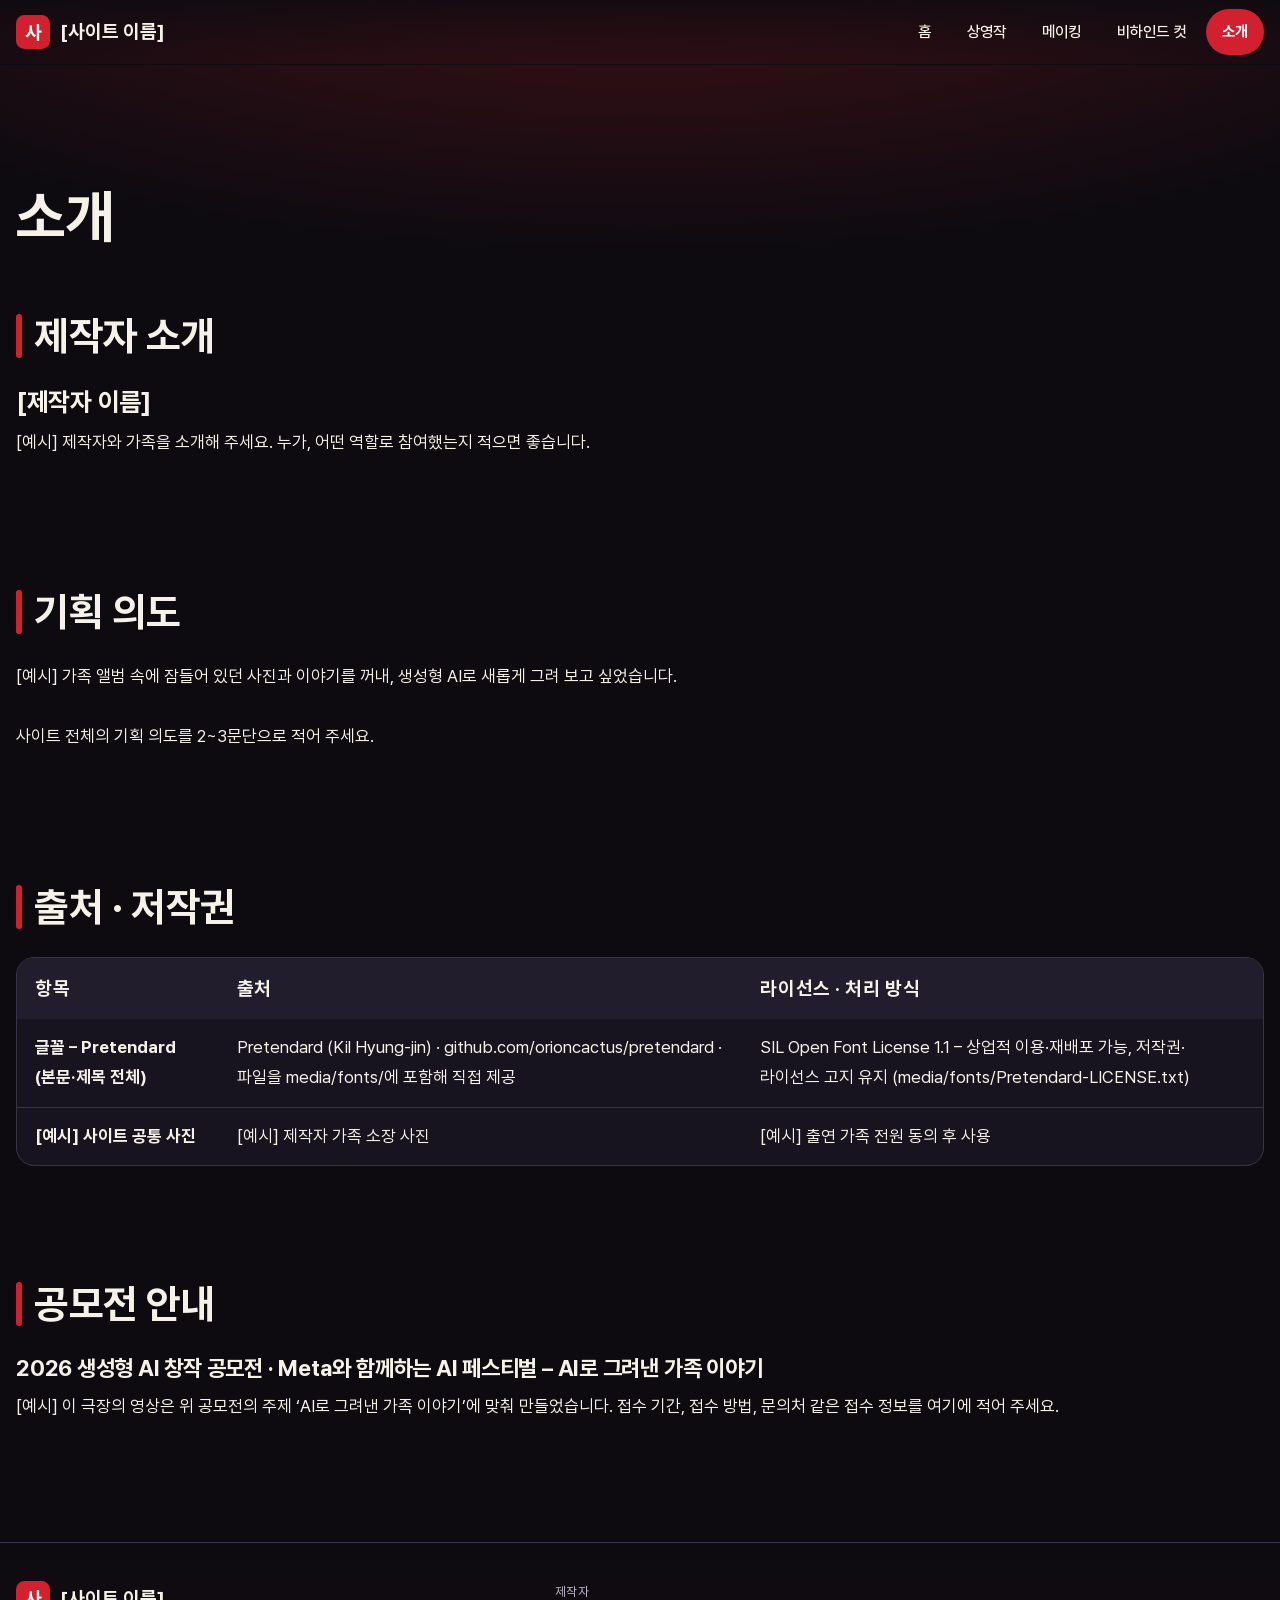
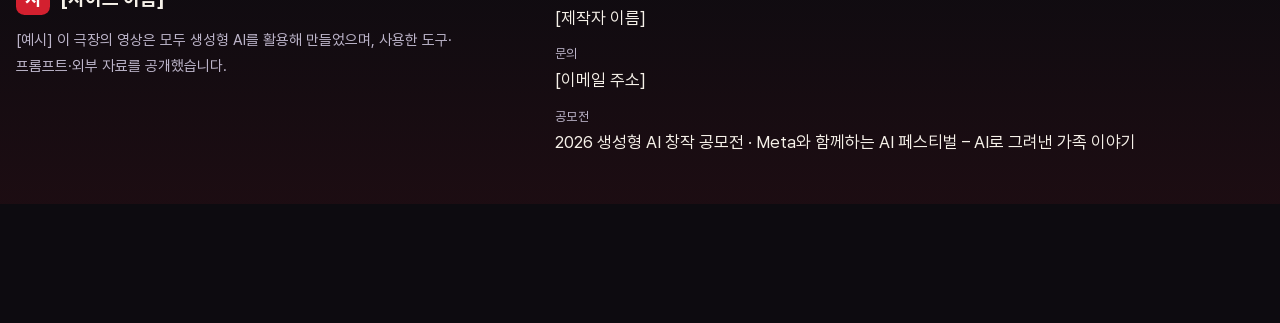
<file: about.html>
<!doctype html>
<html lang="ko">
<head>
<meta charset="utf-8">
<meta name="viewport" content="width=device-width, initial-scale=1, viewport-fit=cover">
<title>소개 – 우리 가족 극장</title>
<link rel="icon" href="data:image/svg+xml,%3Csvg xmlns='http://www.w3.org/2000/svg' viewBox='0 0 32 32'%3E%3Crect width='32' height='32' rx='8' fill='%23d3202f'/%3E%3C/svg%3E">
<link rel="stylesheet" href="theme.css">
</head>
<body>
<a class="skip" href="#main">본문 바로가기</a>
<div id="app"></div>
<script src="common.js"></script>
<script>
(() => {
  const { h, has, arr, obj, TITLES, section, pagehead, emptyPage, sourcesTable, mediaPath, boot } = App;
  boot((d, site, av) => {
    const title = '소개 – ' + (has(site.name) ? site.name : '우리 가족 극장');
    const ab = obj(d.about), pr = obj(ab.producer), T = { ...TITLES, ...obj(d.sectionTitles) };
    if (!av.about) return { title, main: emptyPage('소개') };
    const main = h('main', { id: 'main', class: 'pad' }, pagehead('소개'));
    const mem = arr(pr.members).filter(m => has(m.name) || has(m.role) || has(m.text) || has(m.photo));
    const team = mem.length ? h('ul', { class: 'team' }, mem.map(m => h('li', {},
      h('div', { class: 'avatar' }, has(m.photo) ? h('img', { src: mediaPath(m.photo), alt: has(m.name) ? m.name + ' 프로필' : '', loading: 'eager', decoding: 'async', draggable: 'false' }) : null),
      h('div', {}, has(m.name) && h('h4', { text: m.name }), has(m.role) && h('b', { text: m.role }), has(m.text) && h('p', { raw: true, text: m.text.trim() }))))) : null;
    if (has(pr.name) || has(pr.text) || team) main.append(section('producer', T.producer, '', h('div', { class: 'who' },
      has(pr.name) && h('h3', { text: pr.name }), has(pr.text) && h('p', { class: 'prose', raw: true, text: pr.text.trim() }), team)));
    if (has(ab.intent)) main.append(section('intent', T.intent, '', h('p', { class: 'prose', raw: true, text: ab.intent.trim() })));
    const src = sourcesTable(ab.sources, T.sources);
    if (src) main.append(section('sources', T.sources, '', src));
    if (has(site.contestName) || has(site.contestInfo)) main.append(section('contest', T.contest, '', h('div', { class: 'contest' },
      has(site.contestName) && h('h3', { text: site.contestName }), has(site.contestInfo) && h('p', { class: 'prose' }, App.linkify(site.contestInfo.trim())))));
    return { title, main };
  });
})();
</script>
</body>
</html>
</file>
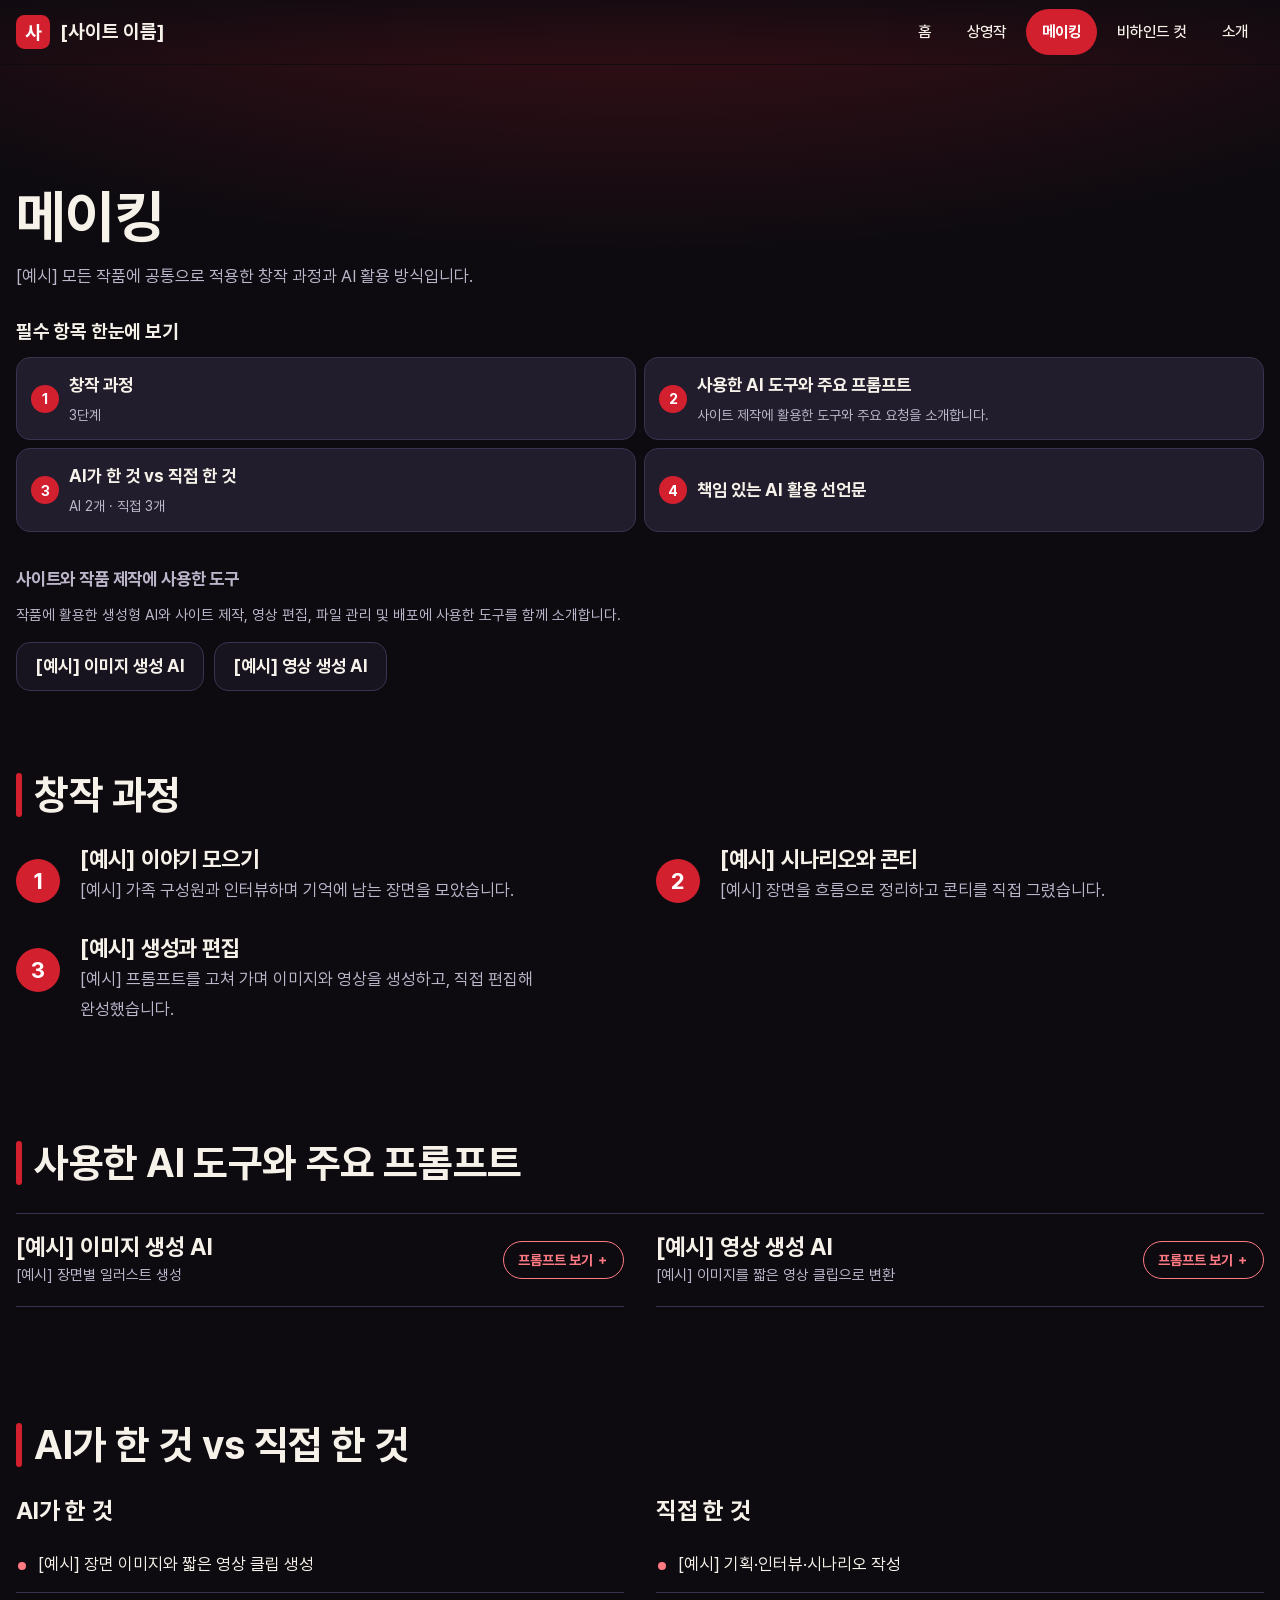
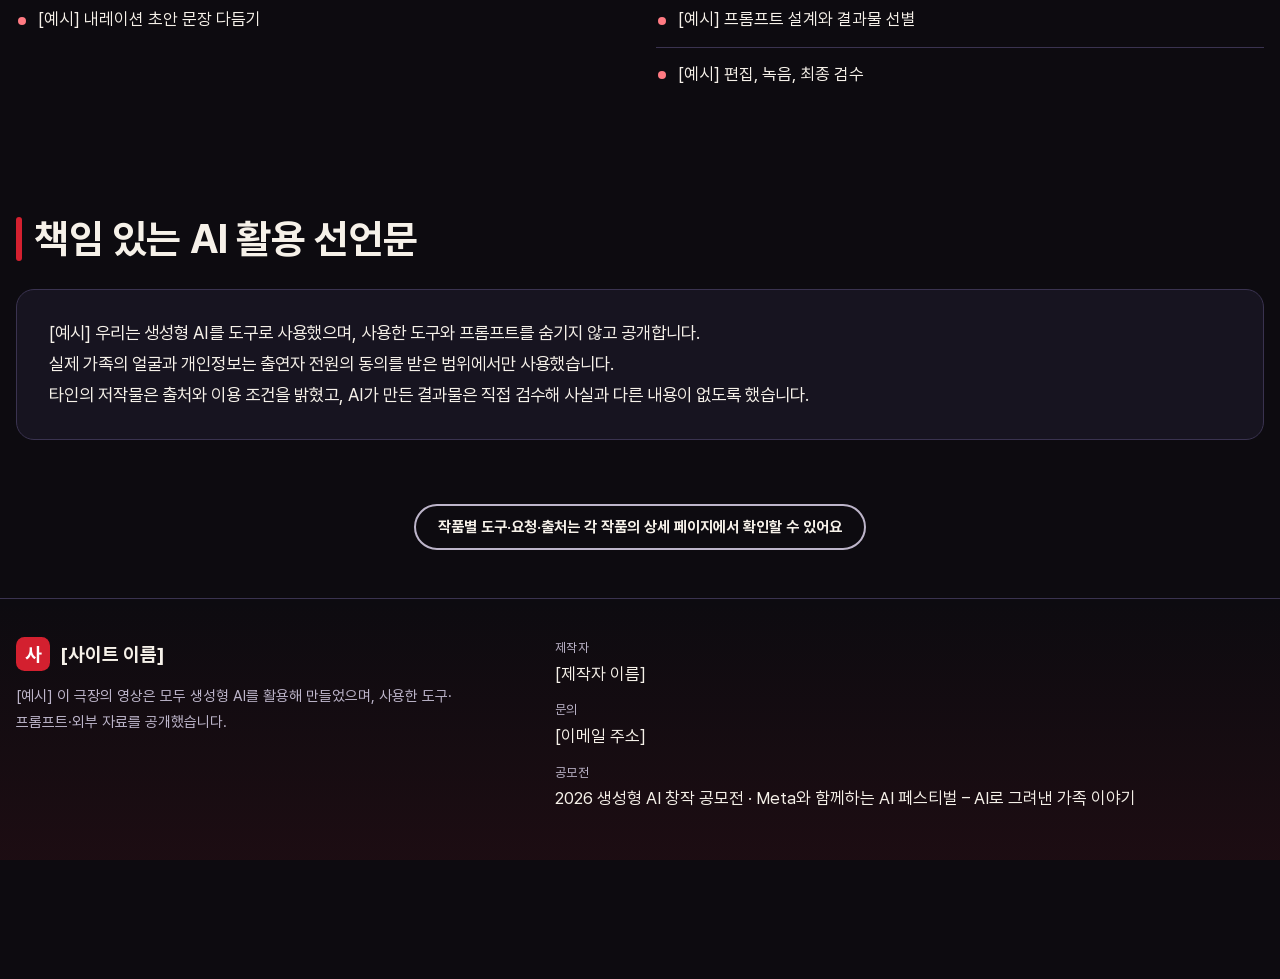
<file: making.html>
<!doctype html>
<html lang="ko">
<head>
<meta charset="utf-8">
<meta name="viewport" content="width=device-width, initial-scale=1, viewport-fit=cover">
<title>메이킹 – 우리 가족 극장</title>
<link rel="icon" href="data:image/svg+xml,%3Csvg xmlns='http://www.w3.org/2000/svg' viewBox='0 0 32 32'%3E%3Crect width='32' height='32' rx='8' fill='%23d3202f'/%3E%3C/svg%3E">
<link rel="stylesheet" href="theme.css">
</head>
<body>
<a class="skip" href="#main">본문 바로가기</a>
<div id="app"></div>
<script src="common.js"></script>
<script>
(() => {
  const { h, has, arr, obj, TITLES, section, pagehead, emptyPage, timeline, tools, toolList, toolNames, roles, href, boot } = App;
  boot((d, site, av) => {
    const title = '메이킹 – ' + (has(site.name) ? site.name : '우리 가족 극장');
    const mk = obj(d.making), T = { ...TITLES, ...obj(d.sectionTitles) };
    if (!av.making) return { title, main: emptyPage('메이킹') };

    const tl = timeline(mk.timeline), tl_n = arr(mk.timeline).filter(p => has(p.title) || has(p.desc)).length;
    const tl_tools = toolList(mk.tools), tl_prompts = tl_tools.flatMap(t => arr(t.prompts)).filter(p => has(p.text)).length;
    const ro = roles(mk.roles, T);
    const aiN = arr(obj(mk.roles).ai).filter(has).length, huN = arr(obj(mk.roles).human).filter(has).length;
    const decl = obj(mk.declaration), declText = has(decl.text) ? decl.text.trim() : '';

    const parts = [];   // [id, 제목, 요약, 본문]
    if (tl) parts.push(['process', T.process, `${tl_n}단계`, tl]);
    if (tl_tools.length) parts.push(['tools', T.tools, '사이트 제작에 활용한 도구와 주요 요청을 소개합니다.', tools(mk.tools)]);
    if (ro) parts.push(['roles', T.roles, `AI ${aiN}개 · 직접 ${huN}개`, ro]);
    if (declText) parts.push(['declaration', has(decl.title) ? decl.title : T.declaration, '', h('div', { class: 'decl' }, h('p', { class: 'prose', raw: true, text: declText }))]);

    const main = h('main', { id: 'main', class: 'pad' }, pagehead('메이킹', mk.intro));
    if (parts.length > 1) main.append(h('div', { class: 'wrap' }, h('nav', { class: 'toc card', 'aria-label': '심사 필수 항목 요약' },
      h('h2', { text: '필수 항목 한눈에 보기' }),
      h('ol', {}, parts.map(([id, t, sum]) => h('li', {}, h('a', { href: '#' + id }, h('b', { text: t }), has(sum) && h('small', { text: sum }))))))));
    const names = toolNames(d);
    parts.forEach(([id, t, , body]) => {
      if (id === 'process' && names.length) main.append(h('div', { class: 'wrap' }, h('h2', { class: 'toolnames-h', text: '사이트와 작품 제작에 사용한 도구' }),
        h('p', { class: 'toolnames-sub', text: '작품에 활용한 생성형 AI와 사이트 제작, 영상 편집, 파일 관리 및 배포에 사용한 도구를 함께 소개합니다.' }),
        h('ul', { class: 'toolnames', 'aria-label': '사이트와 작품 제작에 사용한 도구' }, names.map(n => h('li', { text: n })))));
      main.append(section(id, t, '', body));
    });
    if (av.works) main.append(h('div', { class: 'wrap more' }, h('a', { class: 'btn ghost', href: href('works.html') }, '작품별 도구·요청·출처는 각 작품의 상세 페이지에서 확인할 수 있어요')));
    return { title, main };
  });
})();
</script>
</body>
</html>
</file>
<file: theme.css>
/* 가상의 가족 극장 – 공개 페이지 공통 스타일 */
/* Pretendard – SIL Open Font License 1.1 (media/fonts/Pretendard-LICENSE.txt) */
@font-face{font-family:"Pretendard";font-weight:400;font-style:normal;font-display:swap;src:url("media/fonts/Pretendard-Regular.woff2") format("woff2")}
@font-face{font-family:"Pretendard";font-weight:500;font-style:normal;font-display:swap;src:url("media/fonts/Pretendard-Medium.woff2") format("woff2")}
@font-face{font-family:"Pretendard";font-weight:700;font-style:normal;font-display:swap;src:url("media/fonts/Pretendard-Bold.woff2") format("woff2")}
:root{
  --bg:#0d0b10; --surface:#171420; --surface2:#211d2c; --line:#3a3350;
  --text:#f6f1e9; --muted:#bdb5ca;
  --accent:#d3202f;      /* 버튼 배경 (흰 글자) */
  --accent-hi:#ff7a82;   /* 어두운 배경 위 강조 글자 */
  --hand:"Pretendard","Noto Sans KR","Apple SD Gothic Neo","Malgun Gothic",system-ui,sans-serif;
  --sans:"Pretendard","Noto Sans KR","Apple SD Gothic Neo","Malgun Gothic",system-ui,sans-serif;
  --cw:min(64vw,280px);  /* 카로셀 카드 너비 */
  --hh:64px;             /* 헤더 높이 */
}
*{box-sizing:border-box}
html{scroll-behavior:smooth;color-scheme:dark}
body{
  margin:0;font-family:var(--sans);font-size:1.0625rem;line-height:1.75;color:var(--text);
  background:radial-gradient(110% 480px at 50% -80px,rgba(211,32,47,.28),transparent 70%),var(--bg);
  background-repeat:no-repeat;word-break:keep-all;overflow-wrap:break-word;min-height:100vh;white-space:pre-line;
}
.site-bg{position:fixed;inset:0;z-index:-1;pointer-events:none;background-size:cover;background-position:center;background-repeat:no-repeat}
.site-bg::after{content:"";position:absolute;inset:0;background:linear-gradient(rgba(13,11,16,.72),rgba(13,11,16,.9))}
:focus-visible{outline:3px solid #fff;outline-offset:3px;border-radius:6px}
img{max-width:100%}
a{color:var(--accent-hi)}
h1,h2,h3,h4{font-family:var(--hand);font-weight:700;letter-spacing:-.01em;line-height:1.3;margin:0}
p{margin:0 0 1em}
.wrap{width:min(1280px,100% - 32px);margin-inline:auto}   /* 메뉴·본문·푸터가 모두 이 폭을 쓴다 */
.sr{position:absolute!important;width:1px;height:1px;overflow:hidden;clip:rect(0 0 0 0);white-space:nowrap}
.skip{position:absolute;left:-999px;top:8px;background:#fff;color:#000;padding:8px 14px;border-radius:10px;z-index:300}
.skip:focus{left:8px}
[hidden]{display:none!important}
section[id]{scroll-margin-top:calc(var(--hh) + 8px)}

/* 버튼 */
.btn{display:inline-flex;align-items:center;justify-content:center;gap:6px;font:inherit;font-weight:700;font-size:.95rem;
  min-height:44px;padding:8px 22px;border-radius:999px;border:2px solid var(--accent);background:var(--accent);color:#fff;
  text-decoration:none;cursor:pointer;transition:background .2s,transform .2s,border-color .2s}
.btn:hover{background:#a8141f;border-color:#a8141f;transform:translateY(-2px)}
.btn:active{transform:scale(.97)}
.btn.ghost{background:transparent;border-color:var(--muted);color:var(--text)}
.btn.ghost:hover{background:var(--surface2);border-color:var(--text)}
.btn.sm{min-height:36px;padding:2px 14px;font-size:.85rem}
@media (pointer:coarse){.btn.sm{min-height:44px}}

/* 헤더 – 처음엔 투명, 스크롤하면 어두운 배경 */
.site-header{position:fixed;inset:0 0 auto 0;z-index:100;border-bottom:1px solid transparent;
  background:linear-gradient(rgba(13,11,16,.78),rgba(13,11,16,0));transition:background .3s,border-color .3s}
.site-header.solid{background:rgba(13,11,16,.94);border-bottom-color:var(--line);backdrop-filter:blur(10px);-webkit-backdrop-filter:blur(10px)}
.bar{display:flex;align-items:center;justify-content:space-between;gap:12px;min-height:var(--hh)}
.brand{display:flex;align-items:center;gap:10px;color:var(--text);text-decoration:none;font-family:var(--hand);font-weight:700;font-size:1.2rem;min-width:0}
.brand span{overflow:hidden;text-overflow:ellipsis;white-space:nowrap}
.logo{width:34px;height:34px;flex:none;display:block;transition:transform .25s}
.logo text{font-family:var(--hand);font-weight:700}
.logo-img{object-fit:contain;border-radius:8px}
.brand:hover .logo{transform:rotate(-6deg) scale(1.06)}
.nav ul{list-style:none;margin:0;padding:0;display:flex;gap:4px}
.navlink{display:block;padding:9px 16px;border-radius:999px;color:var(--text);text-decoration:none;font-weight:500;font-size:.97rem;transition:background .2s}
.navlink:hover{background:rgba(255,255,255,.12)}
.navlink[aria-current=page]{background:var(--accent);color:#fff;font-weight:700}
.burger{display:none;width:44px;height:44px;border:1px solid var(--line);border-radius:12px;background:rgba(13,11,16,.6);cursor:pointer;padding:0;flex:none;
  flex-direction:column;align-items:center;justify-content:center;gap:5px}
.burger span{display:block;width:20px;height:2px;background:var(--text);border-radius:2px;transition:transform .25s,opacity .2s}
.burger[aria-expanded=true] span:nth-child(1){transform:translateY(7px) rotate(45deg)}
.burger[aria-expanded=true] span:nth-child(2){opacity:0}
.burger[aria-expanded=true] span:nth-child(3){transform:translateY(-7px) rotate(-45deg)}
@media (max-width:859px){
  .burger{display:flex}
  .nav{display:none;position:absolute;left:0;right:0;top:100%;background:rgba(13,11,16,.98);border-bottom:1px solid var(--line);padding:8px 16px 16px}
  .site-header.open .nav{display:block}
  .nav ul{flex-direction:column;gap:2px}
  .navlink{padding:14px 14px;min-height:48px;border-radius:12px;font-size:1.05rem}
}

.preview-bar{position:fixed;left:50%;bottom:12px;transform:translateX(-50%);z-index:150;background:#fff;color:#111;text-align:center;
  font-size:.82rem;padding:4px 14px;border-radius:999px;font-weight:700;pointer-events:none;max-width:92vw;line-height:1.4}

/* 로딩 화면 */
#loader{position:fixed;inset:0;z-index:250;display:grid;place-items:center;background:var(--bg);transition:opacity .5s ease}
#loader.done{opacity:0;pointer-events:none}
#loader{align-content:center;justify-items:center;gap:22px}
#loader .logo{width:72px;height:72px;animation:pulse .9s ease-in-out infinite alternate}
#loader .ld-bar{width:min(220px,56vw);height:6px;border-radius:99px;background:rgba(255,255,255,.14);overflow:hidden}
#loader .ld-bar i{display:block;height:100%;width:0;border-radius:inherit;background:linear-gradient(90deg,var(--accent),#e8c36a);transition:width .25s ease-out}
@keyframes pulse{from{transform:scale(.92);opacity:.7}to{transform:scale(1.06);opacity:1}}

/* 공통 섹션 */
main.pad{padding-top:calc(var(--hh) + clamp(12px,3vw,32px))}
.page{padding:clamp(28px,5vw,56px) 0}
.pagehead{padding:clamp(8px,2vw,24px) 0 0}
.pagehead h1{font-size:clamp(2.2rem,7vw,3.6rem)}
.pagehead p{color:var(--muted);margin:8px 0 0;max-width:680px}
.sec-head{margin-bottom:24px}
.sec-head h2{font-size:clamp(1.8rem,5vw,2.5rem);display:flex;align-items:center;gap:12px}
.sec-head h2::before{content:"";flex:none;width:6px;height:1.1em;border-radius:3px;background:var(--accent)}
.sec-head p{color:var(--muted);margin:6px 0 0 18px}
.prose{white-space:pre-line;max-width:760px}
.prose a{color:var(--accent-hi);text-decoration:underline;text-underline-offset:3px;overflow-wrap:anywhere}
.card{background:var(--surface);border:1px solid var(--line);border-radius:18px;padding:22px;box-shadow:0 14px 34px -18px rgba(0,0,0,.9)}
.empty{text-align:center;color:var(--muted);padding:60px 0}
.more{display:flex;justify-content:center;padding:8px 0 0}

/* ===== 홈: 히어로 ===== */
.hero{position:relative;min-height:clamp(520px,92svh,900px);display:flex;align-items:flex-end;overflow:hidden;
  background:linear-gradient(160deg,#4a1a26 0%,#2a1b3a 55%,#14111c 100%)}
.hero-stage{position:absolute;inset:0}
.hero-media{position:absolute;inset:0;width:100%;height:100%;object-fit:cover;display:block}
.hero-stage .hero-media{animation:hero-in .7s ease both}
/* 세로 화면(휴대폰): 가로 영상·사진을 잘라 내지 않고 통째로 보여 준다. 휴대폰용 세로 파일(.fill)을 올렸을 때만 화면을 가득 채운다 */
@media (max-aspect-ratio:1/1){.hero{min-height:clamp(460px,72svh,680px)}.hero-stage .hero-media{object-fit:contain;object-position:center 20%}.hero-stage .hero-media.fill{object-fit:cover;object-position:center}}
@keyframes hero-in{from{opacity:0}}
.hero::after{content:"";position:absolute;inset:0;pointer-events:none;
  background:linear-gradient(180deg,rgba(13,11,16,.6) 0%,rgba(13,11,16,.4) 45%,rgba(13,11,16,.92) 88%,var(--bg) 100%)}
.hero-in{position:relative;z-index:2;padding:calc(var(--hh) + 40px) 0 clamp(48px,9vw,96px)}
.hero h1{font-size:clamp(2.4rem,8vw,5rem);line-height:1.15;margin-bottom:16px;max-width:900px;text-shadow:0 2px 30px rgba(0,0,0,.7)}
.hero p{max-width:560px;font-size:1.1rem;color:var(--text);text-shadow:0 1px 14px rgba(0,0,0,.8)}
.hero-cta{display:flex;flex-wrap:wrap;gap:12px;margin-top:26px}
.hero .btn{min-height:50px;padding:10px 28px;font-size:1rem}
.hero .btn.ghost{background:rgba(13,11,16,.55);backdrop-filter:blur(4px);-webkit-backdrop-filter:blur(4px)}

/* ===== 홈: 카로셀 ===== */
.carousel{position:relative;overflow-x:clip}
.stage{position:relative;height:calc(var(--cw)*1.5 + 228px);touch-action:pan-y;user-select:none;-webkit-user-select:none;outline-offset:-4px}
.slide{position:absolute;left:50%;top:0;width:var(--cw);transform-origin:50% 0;
  transform:translateX(-50%) translateX(calc(var(--o)*var(--cw)*.86)) scale(var(--s));
  opacity:var(--op);transition:transform .8s cubic-bezier(.22,.8,.2,1),opacity .6s ease;cursor:pointer}
.slide.active{cursor:default}
.slide.far{pointer-events:none}
.poster{position:relative;display:block;aspect-ratio:2/3;border-radius:14px;overflow:hidden;background:var(--surface2);
  box-shadow:0 22px 40px -14px rgba(0,0,0,.95),0 0 0 1px rgba(255,255,255,.07);transition:transform .3s,box-shadow .3s}
.slide.active .poster{box-shadow:0 30px 60px -16px rgba(0,0,0,1),0 0 0 1px rgba(255,255,255,.18),0 0 90px -20px rgba(211,32,47,.55)}
.poster img{position:absolute;inset:0;width:100%;height:100%;object-fit:cover;display:block;-webkit-user-drag:none}
/* 위치·크기는 인라인(left/top/width)으로 받는다. 기본은 아래쪽 가운데 */
.poster img.poster-logo{inset:auto;left:50%;top:85%;width:80%;height:auto;max-height:30%;object-fit:contain;transform:translate(-50%,-50%);pointer-events:none}
.poster-fallback{position:absolute;inset:0;display:flex;align-items:flex-end;padding:18px;
  background:linear-gradient(160deg,#4a1a26 0%,#2a1b3a 55%,#14111c 100%)}
.poster-fallback::after{content:"";position:absolute;left:50%;top:50%;margin:-20px 0 0 -12px;border-left:34px solid rgba(255,255,255,.2);border-top:20px solid transparent;border-bottom:20px solid transparent}
.slide-info{text-align:center;padding-top:16px;transition:opacity .5s}
/* 옆 카드: 제목·소개 줄(저작권 포함)을 흐리게 보여 '뒤에 다른 작품이 더 있다'는 걸 알린다. 관람 버튼은 가운데 카드에서만 */
.slide:not(.active) .slide-info .btn{opacity:0;visibility:hidden}
.slide-info .btn{transition:opacity .5s,visibility .5s}
.slide:not(.active) .slide-info .meta{font-size:.8rem;margin-bottom:0}
.slide:not(.active) .slide-info h3{font-size:1.2rem}
.slide-info h3{transition:font-size .5s}
.slide-info h3{font-size:1.55rem;margin-bottom:2px}
.slide-info .meta{color:var(--muted);font-size:.95rem;margin:0 0 12px}
.arrow{position:absolute;top:calc(var(--cw)*.75 - 26px);z-index:20;width:48px;height:48px;border-radius:50%;border:1px solid var(--line);
  background:rgba(13,11,16,.8);color:#fff;font-size:1.4rem;cursor:pointer;display:grid;place-items:center;backdrop-filter:blur(4px);transition:background .2s,transform .2s}
.arrow:hover:not(:disabled){background:var(--accent);border-color:var(--accent);transform:scale(1.08)}
.arrow:disabled{opacity:.3;cursor:not-allowed}
.arrow.prev{left:max(8px,calc(50% - var(--cw)*1.45))}
.arrow.next{right:max(8px,calc(50% - var(--cw)*1.45))}
.dots{display:flex;justify-content:center;margin-top:4px}
.dot{width:28px;height:28px;border:0;background:none;cursor:pointer;display:grid;place-items:center;padding:0}
.dot::after{content:"";width:9px;height:9px;border-radius:50%;background:var(--line);transition:all .25s}
.dot[aria-current=true]::after{width:24px;border-radius:5px;background:var(--accent)}

/* ===== 홈: 주제 카드 ===== */
.topics{display:grid;gap:16px;grid-template-columns:minmax(0,1fr)}
.topic{background:var(--surface);border:1px solid var(--line);border-radius:18px;padding:26px 24px;box-shadow:0 14px 34px -18px rgba(0,0,0,.9);position:relative;overflow:hidden;
  transition:transform .3s,border-color .3s,box-shadow .3s}
.topic:hover{transform:translateY(-4px);border-color:var(--accent);box-shadow:0 22px 40px -18px rgba(0,0,0,1)}
.topic::before{content:"";position:absolute;left:0;top:0;right:0;height:3px;background:var(--accent)}
.topic .tag{display:inline-block;font-weight:700;font-size:.85rem;letter-spacing:.1em;color:var(--accent-hi);margin-bottom:8px}
.topic h3{font-size:1.55rem;margin-bottom:8px}
.topic p{margin:0;color:var(--muted)}
a.topic{display:block;color:inherit;text-decoration:none;padding-bottom:72px}
.topic .go-arrow{position:absolute;right:20px;bottom:18px;height:44px;padding:0 16px 0 20px;gap:8px;border-radius:999px;display:flex;align-items:center;justify-content:center;white-space:nowrap;
  background:var(--accent);color:#fff;font-weight:700;font-size:.95rem;transition:transform .3s}
.topic .go-ico{font-size:1.2rem;line-height:1}
.topic .go-pic{position:absolute;right:20px;top:22px;width:44px;height:44px;border-radius:50%;display:flex;align-items:center;justify-content:center;font-size:1.5rem;color:var(--accent-hi);background:rgba(211,32,47,.12);box-shadow:inset 0 0 0 1px rgba(211,32,47,.4)}
a.topic h3{padding-right:52px}
a.topic.has-pic h3{padding-right:0}
/* 홈 주제 카드: 사진 배경 + 아래쪽 어둡게(글자가 읽히도록) */
a.topic.has-pic{display:flex;flex-direction:column;justify-content:flex-end;aspect-ratio:1/1;padding:26px 24px 72px;background:#0b0709 var(--bg) top center/100% auto no-repeat;border-color:rgba(211,32,47,.45)}
a.topic.has-pic::after{content:"";position:absolute;inset:0;background:linear-gradient(to top,rgba(10,6,8,.92) 0%,rgba(10,6,8,.55) 32%,rgba(10,6,8,0) 54%);pointer-events:none}
a.topic.has-pic::before{z-index:3}
a.topic.has-pic .tag,a.topic.has-pic h3,a.topic.has-pic p{position:relative;z-index:1}
a.topic.has-pic h3{color:#fff;text-shadow:0 2px 12px rgba(0,0,0,.6)}
a.topic.has-pic p{color:rgba(255,255,255,.86);text-shadow:0 1px 8px rgba(0,0,0,.6)}
a.topic.has-pic .go-pic,a.topic.has-pic .go-arrow{z-index:2}
a.topic.has-pic .go-pic{background:rgba(10,6,8,.55);backdrop-filter:blur(3px)}
.pic-watch{--bg:url(media/topics/topic-watch.jpg)}
.pic-behind{--bg:url(media/topics/topic-behind.jpg)}
.pic-making{--bg:url(media/topics/topic-making.jpg)}
a.topic:hover .go-arrow{transform:translateX(4px)}
.mbr{display:none}
@media (min-width:720px){a.topic.has-pic{justify-content:flex-start;aspect-ratio:auto;padding-top:43%}}
@media (max-width:719px){a.topic.has-pic{aspect-ratio:auto;justify-content:flex-start;padding:48% 20px 84px}.mbr{display:inline}a.topic.has-pic h3{padding-right:52px}a.topic.has-pic .go-arrow{right:16px;bottom:24px;height:40px;padding:0 14px 0 16px;font-size:.9rem}}
a.topic:focus-visible{outline:3px solid var(--accent-hi);outline-offset:3px}

/* ===== 홈: 메이킹 하이라이트 ===== */
.toolnames{list-style:none;margin:0 0 22px;padding:0;display:flex;flex-wrap:wrap;gap:10px}
.toolnames li{background:var(--surface);border:1px solid var(--line);border-radius:14px;padding:8px 18px;font-weight:700;font-family:var(--hand);font-size:1.1rem}

/* ===== 사진: 홈 미리보기 그리드 / 앨범 masonry ===== */
.gallery{list-style:none;margin:0 0 22px;padding:0;display:grid;gap:10px;grid-template-columns:repeat(2,minmax(0,1fr));grid-auto-rows:auto;align-items:start}
.masonry{list-style:none;margin:0;padding:0;display:grid;grid-template-columns:repeat(2,minmax(0,1fr));gap:10px;align-items:start}
.masonry li{break-inside:avoid;margin-bottom:0}
.page.tight{padding-top:clamp(14px,2.5vw,24px)}   /* 비하인드 컷: 소개글 바로 아래에 붙인다 */
.masonry:has(li:only-child){grid-template-columns:minmax(0,1fr);max-width:min(100%,720px)}   /* 사진·영상이 하나뿐이면 반쪽이 아니라 넓게 */
.tile{position:relative;display:block;width:100%;height:100%;padding:0;border:0;border-radius:14px;overflow:hidden;cursor:zoom-in;background:var(--surface2);
  box-shadow:0 12px 26px -14px rgba(0,0,0,.95);transition:transform .25s,box-shadow .25s}
.tile:hover{transform:translateY(-3px);box-shadow:0 18px 34px -14px rgba(0,0,0,1),0 0 0 2px var(--accent)}
.tile img,.tile video{width:100%;height:100%;object-fit:cover;display:block;position:relative;pointer-events:none}
.tile .vbadge{position:absolute;left:50%;top:50%;width:46px;height:46px;margin:-23px 0 0 -23px;border-radius:50%;background:rgba(0,0,0,.6);color:#fff;font-size:1.1rem;display:grid;place-items:center;padding-left:3px}
.masonry .tile{height:auto}
.masonry .tile img,.masonry .tile video{height:auto}
.tile .cap{position:absolute;left:0;right:0;bottom:0;padding:26px 12px 10px;font-size:.88rem;text-align:left;color:#fff;background:linear-gradient(transparent,rgba(0,0,0,.85))}
dialog.lightbox{border:0;padding:0;background:transparent;color:var(--text);width:min(96vw,1100px);max-width:none;max-height:96vh;overflow:visible}
dialog.lightbox::backdrop{background:rgba(0,0,0,.9)}
.lb-fig{margin:0;text-align:center}
.lb-img{width:100%;height:76vh;object-fit:contain;border-radius:12px;display:block;margin:0 auto}
.lb-miss{position:relative;height:76vh;border-radius:12px;background:linear-gradient(160deg,#4a1a26,#14111c)}
.lb-miss::after{content:"";position:absolute;left:50%;top:50%;margin:-20px 0 0 -12px;border-left:34px solid rgba(255,255,255,.2);border-top:20px solid transparent;border-bottom:20px solid transparent}
.lb-cap{margin-top:12px;color:var(--text);height:5.6em;overflow:auto}
.lb-btn{position:absolute;width:48px;height:48px;border-radius:50%;border:1px solid var(--line);background:rgba(13,11,16,.85);color:#fff;font-size:1.3rem;cursor:pointer}
.lb-btn:hover{background:var(--accent)}
.lb-close{top:-8px;right:-4px}
.lb-prev{left:6px;top:calc(38vh - 24px)} .lb-next{right:6px;top:calc(38vh - 24px)}
.lb-back{top:-8px;left:-4px}
.lb-ov-title{margin:0 0 14px;padding:0 56px;text-align:center;font-weight:700;font-size:1.1rem;white-space:pre-line}
.lb-ov{list-style:none;margin:0;padding:0 4px;display:grid;grid-template-columns:repeat(auto-fill,minmax(210px,1fr));gap:14px;max-height:calc(96vh - 70px);overflow:auto}
.lb-ov-btn{display:block;width:100%;aspect-ratio:3/2;padding:0;border:0;border-radius:10px;overflow:hidden;background:#14111c;cursor:pointer}
.lb-ov-btn img,.lb-ov-btn video{width:100%;height:100%;object-fit:cover;display:block}
.lb-ov-btn:hover,.lb-ov-btn:focus-visible{outline:2px solid var(--accent)}
.lb-ov-cap{margin:6px 2px 0;font-size:.9rem;line-height:1.4;text-align:left;white-space:pre-line}

/* ===== 상영작 그리드 ===== */
.works-grid{list-style:none;margin:0;padding:0;display:grid;gap:26px 14px;grid-template-columns:repeat(2,minmax(0,1fr))}
.wcard{display:block;color:var(--text);text-decoration:none}
.wcard .poster{box-shadow:0 18px 32px -14px #000,0 0 0 1px rgba(255,255,255,.08)}
.wcard:hover .poster,.wcard:focus-visible .poster{transform:translateY(-6px);box-shadow:0 26px 44px -14px #000,0 0 0 2px var(--accent)}
.wcard h3{font-size:1.2rem;margin-top:12px}
.wcard .meta{margin:2px 0 0;color:var(--muted);font-size:.9rem}

/* ===== 상영관 ===== */
.screen{padding:0}
.screen-frame{max-width:1280px;margin:0 auto;border-radius:16px;overflow:hidden;background:#000;
  box-shadow:0 36px 90px -24px rgba(0,0,0,1),0 0 0 1px var(--line),0 0 140px -40px rgba(211,32,47,.55)}
.screen-frame{position:relative}
.cover-logo{position:absolute;height:auto;max-height:90%;object-fit:contain;transform:translate(-50%,-50%);pointer-events:none;transition:opacity .25s}
.cover-logo.gone{opacity:0}
.screen-frame video{display:block;width:100%;aspect-ratio:16/9;background:#000}
.end-cover{position:absolute;inset:0 0 48px;background:#000;pointer-events:none}.end-cover[hidden]{display:none}
.end-cover img{width:100%;height:100%;object-fit:contain;display:block}
.video-fallback{aspect-ratio:16/9;display:flex;flex-direction:column;align-items:center;justify-content:center;gap:8px;padding:16px;text-align:center;
  background:repeating-linear-gradient(45deg,#16121d,#16121d 16px,#1c1726 16px,#1c1726 32px)}
.video-fallback strong{font-family:var(--hand);font-size:clamp(1.5rem,4.5vw,2.2rem)}
.video-fallback small{color:var(--muted)}
.dl{display:flex;justify-content:flex-end;max-width:1280px;margin:10px auto 0}
.movie{padding:28px 0 8px}
.movie-grid>*{min-width:0}
.tabs-sec{padding:20px 0 28px}
.ico{display:inline-flex;flex:none;font-size:1.25em;line-height:1}
.tablist{display:grid;grid-template-columns:repeat(auto-fit,minmax(150px,1fr));gap:12px;margin-bottom:26px}
.tab{font:inherit;font-weight:700;font-size:1.05rem;color:var(--muted);background:none;border:1px solid transparent;border-radius:14px;padding:14px 16px;min-height:56px;cursor:pointer;
  display:flex;align-items:center;justify-content:center;gap:10px;transition:background .2s,color .2s,transform .2s}
.tab:hover:not(.on){color:var(--text);background:rgba(255,255,255,.06)}
.tab.on{background:linear-gradient(135deg,#ff6b78,var(--accent));border-color:transparent;color:#fff;box-shadow:0 12px 26px -14px rgba(211,32,47,.9)}
.tab:focus-visible{outline:3px solid #fff;outline-offset:2px}
.tabpanel[hidden]{display:none}
.tab-block+.tab-block{margin-top:40px}
.tab-block h3{font-size:1.4rem;color:var(--accent-hi);margin:0 0 14px}
.tabpanel .more{justify-content:flex-start;padding-top:28px}
@media (max-width:520px){.tablist{grid-template-columns:repeat(2,minmax(0,1fr));gap:8px}.tab{font-size:.92rem;padding:12px 8px;gap:6px}}
.ep-side{margin-top:20px}
.ep-side h2{margin:0 0 10px}
.ep-side .eps{display:flex;gap:12px;overflow-x:auto;scroll-snap-type:x proximity;scrollbar-width:none;padding-bottom:10px}
.ep-side .eps li{flex:none;width:220px;scroll-snap-align:start}
.ep-side .eps a{flex-direction:column;align-items:stretch;gap:8px;padding:8px;height:100%}
.ep-side .ep-thumb{width:100%}
.movie h1{font-size:clamp(1.7rem,4.4vw,2.8rem);margin-bottom:10px}
.title-row{display:flex;flex-wrap:wrap;align-items:center;gap:6px 16px;margin-bottom:10px}.title-row h1{margin:0}.title-row .btn{flex:none}
.movie .meta{color:var(--muted);margin:0 0 14px}
.meta-line{display:flex;flex-wrap:wrap;gap:4px 0}
.meta-line span+span::before{content:"|";margin:0 12px;opacity:.5}
.meta-line:empty{display:none}
.tagline{font-size:1.2rem;margin-bottom:16px}
.movie h2{font-size:1.4rem;color:var(--accent-hi);margin:20px 0 6px}

.timeline{list-style:none;margin:0;padding:0;position:relative;counter-reset:step}
.timeline::before{content:"";position:absolute;left:21px;top:8px;bottom:8px;width:2px;background:var(--line)}
.timeline li{position:relative;padding:0 0 26px 64px;counter-increment:step}
.timeline li:last-child{padding-bottom:0}
.timeline li::before{content:counter(step);position:absolute;left:0;top:14px;width:44px;height:44px;border-radius:50%;background:var(--accent);color:#fff;display:grid;place-items:center;font-family:var(--hand);font-weight:700;font-size:1.4rem;box-shadow:0 0 0 5px var(--bg)}
.timeline h3{font-size:1.4rem;margin-bottom:2px}
.timeline p{margin:0;color:var(--muted)}

.tools{display:grid;gap:12px}
details.tool{background:var(--surface);border:1px solid var(--line);border-radius:16px;overflow:hidden;transition:border-color .2s}
details.tool:hover,details.tool[open]{border-color:var(--muted)}
details.tool summary{list-style:none;cursor:pointer;padding:16px 20px;display:flex;gap:12px;align-items:center;justify-content:space-between;min-height:56px}
details.tool summary::-webkit-details-marker{display:none}
details.tool summary::after{content:"프롬프트 보기 ＋";font-size:.88rem;font-weight:700;color:var(--accent-hi);border:1px solid currentColor;border-radius:999px;padding:6px 14px;flex:none;white-space:nowrap;transition:background .2s}
details.tool summary:hover::after{background:rgba(255,255,255,.08)}
details.tool[open] summary::after{content:"접기 －"}
.tool-name{font-family:var(--hand);font-weight:700;font-size:1.45rem;line-height:1.3;display:block}
.tool-purpose{display:block;font-size:.93rem;color:var(--muted)}
.tool-body{padding:4px 20px 20px;display:grid;gap:16px}
.prompt-head{display:flex;justify-content:space-between;align-items:center;gap:8px;margin-bottom:6px}
.prompt-head h4{font-size:1.3rem;line-height:1.35}
.prompt-group{margin:14px 0 2px;padding-bottom:8px;font-size:1.05rem;letter-spacing:.04em;color:var(--accent-hi);border-bottom:1px solid rgba(211,32,47,.45)}
.prompt-set{display:grid;gap:12px}
.prompt-multi{background:#08070b;border:1px solid var(--line);color:#f3ecdd;border-radius:12px;padding:6px 18px 14px}
.prompt-multi h5{margin:24px 0 6px;font-size:1.15rem;line-height:1.4;color:#fff}
.prompt-multi h5:first-child{margin-top:12px}
.pm-sum{padding-top:12px}
.pm-sum .pm-body{margin-bottom:8px}
.pm-list{margin:0;padding-left:1.6em;font-size:.88rem;line-height:1.65;color:rgba(243,236,221,.88)}
.pm-list li{margin:0 0 6px;padding-left:2px}
.pm-list li::marker{color:var(--accent-hi);font-weight:700}
.prompt-multi .pm-body{margin:0;white-space:pre-wrap;word-break:break-word;font-size:.88rem;line-height:1.65;color:rgba(243,236,221,.88)}
.prompt pre{margin:0;background:#08070b;border:1px solid var(--line);color:#f3ecdd;border-radius:12px;padding:14px 16px;overflow-x:auto;white-space:pre-wrap;word-break:break-word;font-size:.88rem;line-height:1.65}
.prompt code{font-family:ui-monospace,"Cascadia Mono",Consolas,"Noto Sans KR",monospace}

.roles{display:grid;gap:16px;grid-template-columns:minmax(0,1fr)}
.role{background:var(--surface);border:1px solid var(--line);border-radius:18px;padding:22px;position:relative;overflow:hidden}
.role h3{font-size:1.5rem;margin-bottom:12px}
.role ul{margin:0;padding:0;list-style:none;display:grid;gap:0}
.role li{padding:12px 0 12px 22px;position:relative}
.role li+li{border-top:1px solid var(--line)}
.role li::before{content:"";position:absolute;left:2px;top:1.4em;width:8px;height:8px;border-radius:50%;background:var(--accent-hi)}

.table-wrap{background:var(--surface);border:1px solid var(--line);border-radius:18px;overflow:hidden}
table{width:100%;border-collapse:collapse}
th,td{text-align:left;padding:14px 18px;vertical-align:top}
thead th{background:var(--surface2);font-family:var(--hand);font-size:1.2rem;letter-spacing:.03em}
tbody tr+tr td{border-top:1px solid var(--line)}
td:first-child{font-weight:700}
@media (max-width:639px){
  thead{position:absolute;left:-9999px}
  table,tbody,tr,td{display:block}
  tr{padding:12px 4px}
  tbody tr+tr{border-top:1px solid var(--line)}
  tbody tr+tr td{border-top:0}
  td{padding:4px 16px}
  td::before{content:attr(data-label);display:block;font-size:.8rem;color:var(--muted);font-weight:500}
}

.mini{display:flex;gap:14px;overflow-x:auto;scroll-snap-type:x mandatory;padding:4px 2px 14px;scrollbar-width:none}
.mini::-webkit-scrollbar,.ep-side .eps::-webkit-scrollbar{display:none}
.rail{display:grid;grid-template-columns:auto minmax(0,1fr) auto;gap:10px;align-items:start}
.rail:has(.mini){--rail-y:87px}
.rail:has(.eps){--rail-y:48px}
.rail-btn{margin-top:var(--rail-y,90px);width:44px;height:44px;border-radius:50%;border:1px solid var(--line);background:var(--surface2);color:#fff;font:inherit;font-size:1.5rem;line-height:1;
  cursor:pointer;display:grid;place-items:center;padding:0 0 3px;transition:background .2s,transform .2s}
.rail-btn:hover{background:var(--accent);border-color:var(--accent);transform:scale(1.08)}
.rail-btn[hidden]{visibility:hidden;pointer-events:none}   /* 자리는 그대로 두어 목록이 흔들리지 않게 */
@media (max-width:719px){.rail{grid-template-columns:minmax(0,1fr)}.rail-btn{display:none}}   /* 휴대폰은 손가락으로 넘긴다 */
.mini a{flex:0 0 140px;scroll-snap-align:start;text-decoration:none;color:var(--text)}
.mini a:hover .poster{transform:translateY(-4px)}
.mini h3{font-size:1.15rem;margin-top:8px}
.mini .meta{margin:0;font-size:.85rem;color:var(--muted)}

/* ===== 메이킹 ===== */
.toc{margin:28px 0 0}
.toc h2{font-size:1.2rem;margin-bottom:12px}
.toc ol{list-style:none;margin:0;padding:0;display:grid;gap:8px;grid-template-columns:minmax(0,1fr);counter-reset:toc}
.toc a{display:flex;flex-direction:column;gap:2px;text-decoration:none;color:var(--text);border:1px solid var(--line);border-radius:14px;padding:12px 16px 12px 52px;position:relative;
  min-height:56px;background:var(--surface2);transition:border-color .2s,transform .2s}
.toc a::before{counter-increment:toc;content:counter(toc);position:absolute;left:14px;top:50%;margin-top:-14px;width:28px;height:28px;border-radius:50%;background:var(--accent);color:#fff;
  display:grid;place-items:center;font-weight:700;font-size:.9rem}
.toc a:hover{border-color:var(--accent-hi);transform:translateY(-2px)}
.toc b{font-family:var(--hand);font-size:1.1rem}
.toc small{color:var(--muted);font-size:.88rem}
.decl{position:relative;padding:28px 32px;border-radius:18px;background:var(--surface);border:1px solid var(--line)}
.decl .prose{max-width:none;margin:0;font-size:1.1rem}

/* ===== 소개 ===== */
.who h3{font-size:1.6rem;margin-bottom:8px}
.contest h3{font-size:1.4rem;margin-bottom:8px}

/* ===== 푸터 ===== */
footer{margin-top:48px;border-top:1px solid var(--line);padding:38px 0 46px;background:linear-gradient(transparent,rgba(211,32,47,.08))}
.foot{display:grid;gap:26px;grid-template-columns:minmax(0,1fr)}
.foot-brand p{margin:12px 0 0;max-width:460px;font-size:.93rem;color:var(--muted)}
.foot-info{margin:0;display:grid;gap:10px}
.foot-info dt{font-size:.8rem;color:var(--muted);letter-spacing:.06em}
.foot-info dd{margin:0}
.foot-sns{list-style:none;margin:0;padding:0;display:flex;flex-wrap:wrap;gap:6px 18px;align-items:flex-start}
.foot-sns a{display:inline-flex;align-items:center;min-height:44px}
@media (min-width:860px){.foot{grid-template-columns:1.2fr 1.6fr auto;align-items:start}}

.notice{margin:calc(var(--hh) + 40px) auto 60px;max-width:640px}
.notice h1{font-size:2rem;margin-bottom:12px}
.notice code{background:var(--surface2);padding:2px 8px;border-radius:8px}

/* 스크롤 등장 */
.reveal{opacity:0;transform:translateY(24px);transition:opacity .7s ease,transform .7s ease}
.reveal.in{opacity:1;transform:none}

@media (min-width:720px){
  :root{--cw:300px}
  .topics{grid-template-columns:repeat(3,minmax(0,1fr))}
  .roles{grid-template-columns:repeat(2,minmax(0,1fr))}
  .toc ol{grid-template-columns:repeat(2,minmax(0,1fr))}
  .gallery{grid-template-columns:repeat(3,minmax(0,1fr))}
  .masonry{grid-template-columns:repeat(3,minmax(0,1fr))}
  .works-grid{grid-template-columns:repeat(3,minmax(0,1fr));gap:30px 20px}
}
@media (min-width:900px){
  :root{--cw:340px}
  .works-grid{grid-template-columns:repeat(4,minmax(0,1fr))}
}
@media (min-width:1200px){.works-grid{grid-template-columns:repeat(5,minmax(0,1fr))}}

/* 공모전 발표용: '움직임 줄이기' 설정을 따르지 않고 연출을 항상 보여 준다 (심사위원 기기 설정과 무관) */

/* 영상·게임을 불러오는 상태 안내 (인터넷이 느릴 때 이유를 보여 준다) */
.media-status{position:absolute;right:14px;bottom:14px;z-index:6;display:flex;align-items:center;gap:10px;max-width:min(92%,340px);padding:10px 14px;border-radius:14px;background:rgba(13,11,16,.88);border:1px solid rgba(255,255,255,.2);color:var(--text);font-size:.9rem;line-height:1.5;white-space:pre-line;box-shadow:0 10px 30px -8px #000;animation:ms-in .25s ease both}
.media-status.above{bottom:64px;right:50%;transform:translateX(50%)}
.media-status[hidden]{display:none}
.media-status.bad{border-color:var(--accent-hi)}
.media-status.info{border-color:#e8c36a}
.media-status .spin{flex:none;width:18px;height:18px;border-radius:50%;border:3px solid rgba(255,255,255,.25);border-top-color:var(--accent-hi);animation:ms-spin .8s linear infinite}
@keyframes ms-spin{to{transform:rotate(360deg)}}
@keyframes ms-in{from{opacity:0;margin-bottom:-6px}}

/* 꾸밈 효과: 주제 마우스 모양, 말풍선 (마우스를 쓰는 기기에서만 켜진다) */
html.fx-on,html.fx-on *{cursor:none!important}
html.fx-on :is(input,textarea,select,[contenteditable]){cursor:auto!important}
.fx-cursor{position:fixed;left:0;top:0;z-index:9999;pointer-events:none;opacity:0;transition:opacity .2s;will-change:transform}
.fx-cursor.on{opacity:1}.fx-cursor.gone{opacity:0}
.fx-fam{position:fixed;left:0;top:0;z-index:9998;pointer-events:none;opacity:0;transition:opacity .2s}
.fx-fam.on{opacity:1}.fx-fam.gone,.fx-fam[hidden]{opacity:0}
.fx-f{position:absolute;left:-8px;top:-8px;width:16px;height:16px;will-change:transform;font-size:14px;line-height:16px;text-align:center;filter:drop-shadow(0 2px 2px rgba(0,0,0,.5));font-family:"Apple Color Emoji","Segoe UI Emoji","Noto Color Emoji",sans-serif}
.fx-f>span{display:block;animation:fx-bob 1.3s ease-in-out infinite}
.fx-fam.press .fx-f>span{animation-duration:.25s}
@keyframes fx-bob{0%,100%{transform:translateY(0)}50%{transform:translateY(-3px)}}
.fx-c-in{display:block;will-change:transform;margin:-18px 0 0 -18px;width:36px;height:36px;line-height:36px;text-align:center;font-size:30px;transform:rotate(var(--tilt,0deg));transition:scale .18s cubic-bezier(.3,1.6,.5,1);filter:drop-shadow(0 3px 3px rgba(0,0,0,.55));font-family:"Apple Color Emoji","Segoe UI Emoji","Noto Color Emoji",sans-serif}
.fx-c-in img{width:100%;height:100%;object-fit:contain;display:block}
.fx-cursor.hot .fx-c-in{scale:1.3}
.fx-cursor.press .fx-c-in{scale:.8}
.fx-bit{position:fixed;z-index:9998;pointer-events:none;width:18px;height:18px;margin:-9px 0 0 -9px;line-height:18px;text-align:center;font-size:15px;animation:fx-bit .75s cubic-bezier(.2,.7,.3,1) forwards;font-family:"Apple Color Emoji","Segoe UI Emoji","Noto Color Emoji",sans-serif}
.fx-bit img{width:100%;height:100%;object-fit:contain}
@keyframes fx-bit{0%{transform:translate(0,0) scale(.6)}55%{transform:translate(var(--dx),var(--dy)) rotate(var(--r)) scale(1)}100%{transform:translate(var(--dx),calc(var(--dy) + 46px)) rotate(var(--r)) scale(.7);opacity:0}}
.fx-tip{position:fixed;left:0;top:0;z-index:10000;pointer-events:none;max-width:260px;padding:8px 14px 8px 32px;border-radius:12px;background:linear-gradient(135deg,#2c1a22,#171420);border:1px solid #e8c36a;color:#fff6dc;font-size:.88rem;line-height:1.45;white-space:pre-line;box-shadow:0 12px 28px -8px #000,0 0 18px rgba(232,195,106,.25);opacity:0;transform:translateY(6px) scale(.96);transition:opacity .18s,transform .18s}
.fx-tip.on{opacity:1;transform:none}
.fx-tip::before{content:"";position:absolute;left:11px;top:50%;width:12px;height:12px;margin-top:-6px;background:#e8c36a;clip-path:polygon(50% 0,62% 38%,100% 50%,62% 62%,50% 100%,38% 62%,0 50%,38% 38%)}
.fx-tip::after{content:"";position:absolute;left:var(--ax,50%);bottom:-6px;width:10px;height:10px;margin-left:-5px;background:#171420;border-right:1px solid #e8c36a;border-bottom:1px solid #e8c36a;transform:rotate(45deg)}
.fx-tip.below::after{bottom:auto;top:-6px;border:0;border-left:1px solid #e8c36a;border-top:1px solid #e8c36a}

/* 관리 페이지 미리보기에서만: 지금 입력 중인 구역 강조 */
body.is-preview .pv-hl{outline:4px solid #ffd54a;outline-offset:-4px;box-shadow:inset 0 0 0 9999px rgba(255,213,74,.07)}

/* 연재물 회차 목록 (상영관) */
.eps{list-style:none;margin:0;padding:0;display:grid;gap:8px}
.eps a{display:flex;align-items:center;gap:14px;padding:10px 14px;border:1px solid var(--line,rgba(255,255,255,.18));border-radius:12px;text-decoration:none;color:var(--text)}
.eps a:hover{background:rgba(255,255,255,.06)}
.eps a[aria-current="true"]{border-color:var(--red,#d3202f);font-weight:700}

/* 게임·스토리보드 상영관 */
.game-frame{display:block;width:100%;aspect-ratio:16/9;border:0;background:#000;border-radius:12px}
.game-cta{margin:14px 0;text-align:center}
/* 앱용(세로형): 휴대폰 화면 비율. 화면 높이를 넘지 않게 폭을 줄인다 */
.screen-frame.portrait{max-width:min(100%,calc(82vh*9/16))}
.screen-frame.portrait video{aspect-ratio:9/16}
.screen-frame.portrait:has(video){max-width:min(100%,calc(70vh*9/16))}   /* 세로 영상은 화면 높이의 70% 안에서 (앱·게임 틀은 82%) */
.game-frame.portrait{aspect-ratio:9/16;border-radius:0}
/* 세로 모양 창(휴대폰·좁은 창)에서는 게임·앱 틀을 폭은 꽉 채우고 높이를 키워서, 안의 게임·앱이 모바일 화면으로 바뀌게 한다 (가로 창에서는 16:9) */
@media (max-aspect-ratio:1/1){.game-frame:not(.portrait){aspect-ratio:auto;height:min(82svh,1000px);min-height:480px}}
.howto-sec{padding:4px 0 8px}
.game-how{max-width:1280px;margin:0 auto}
.game-how h2{font-size:1.4rem;color:var(--accent-hi);margin:0 0 10px}
.how-card{background:none;border:1px solid rgba(255,122,130,.35);border-radius:18px;padding:22px 24px}
.how-head{display:flex;flex-wrap:wrap;align-items:center;gap:6px 14px;margin-bottom:16px}
.how-head .ico{font-size:1.7rem;color:var(--accent-hi)}
.how-card h2{margin:0;font-size:1.4rem}
.how-intro{margin:0;flex:1 1 280px;padding-left:14px;border-left:1px solid var(--line);color:var(--muted);font-size:.95rem}
.how-steps{list-style:none;counter-reset:s;margin:0;padding:0;columns:1;column-gap:32px}
.how-steps li{counter-increment:s;display:flex;gap:12px;align-items:flex-start;break-inside:avoid;padding:6px 0;font-size:.95rem;line-height:1.6}
.how-steps li::before{content:counter(s);flex:none;width:26px;height:26px;border-radius:50%;background:rgba(211,32,47,.35);color:#ffd7da;font-weight:700;font-size:.85rem;display:grid;place-items:center;margin-top:1px}
.how-note{display:flex;align-items:center;gap:12px;margin:14px 0 0;padding:10px 14px;border-radius:12px;background:rgba(255,255,255,.04);color:var(--muted);font-size:.9rem}
.how-note .ico{font-size:1.2rem;color:var(--accent-hi)}
@media (min-width:720px){.how-steps{columns:2}}
.sb-frame{padding:8px}

/* 프롬프트에 함께 넣은 참고 이미지 */
.prompt-refs{margin-top:12px}
.prompt-refs-title{margin:0 0 8px;font-size:.85rem;opacity:.75}
.prompt-refs .gallery{grid-template-columns:repeat(auto-fill,minmax(110px,1fr));grid-auto-rows:110px;gap:8px;margin:0}

/* 프롬프트 안의 표 */
.prompt-table{overflow-x:auto;margin:10px 0}
.prompt-table table{border-collapse:collapse;width:100%;font-size:.92rem}
.prompt-table th,.prompt-table td{padding:8px 12px;text-align:left;vertical-align:top;border-bottom:1px solid rgba(128,128,128,.3)}
.prompt-table th{font-weight:700;border-bottom-width:2px}
/* 모바일에서도 프롬프트 표는 표 모양 유지 (위쪽 모바일 카드형 규칙을 되돌림) */
.prompt-table table{display:table;min-width:420px}
.prompt-table thead{display:table-header-group;position:static}
.prompt-table tbody{display:table-row-group}
.prompt-table tr{display:table-row;padding:0;border-top:0}
.prompt-table th,.prompt-table td{display:table-cell;padding:8px 12px;border-top:0}
.prompt-table thead th{background:none;font-family:inherit;font-size:.92rem;letter-spacing:0}
.prompt-table td::before{content:none}

/* 포스터에 마우스를 올리면 나오는 한 줄 소개 */
.poster-peek{position:absolute;inset:0;margin:0;padding:20px 18px;color:#fff;text-align:left;background:rgba(0,0,0,.9);box-shadow:inset 0 0 0 2px var(--accent);
  opacity:0;transition:opacity .3s;pointer-events:none;overflow:hidden}
.peek-label{display:block;color:var(--accent-hi);font-size:.8rem;font-weight:700;letter-spacing:.08em;margin-bottom:10px}
.peek-label::before{content:"";display:block;width:28px;height:3px;border-radius:2px;background:var(--accent);margin-bottom:8px}
.peek-text{margin:0;font-size:1.05rem;line-height:1.65;display:-webkit-box;-webkit-line-clamp:10;-webkit-box-orient:vertical;overflow:hidden;
  opacity:0;transform:translateY(12px);transition:opacity .3s .05s,transform .3s .05s}
a:hover>.poster .peek-text,a:focus-visible>.poster .peek-text,.poster:hover .peek-text{opacity:1;transform:none}
a:hover>.poster .poster-peek,a:focus-visible>.poster .poster-peek,.poster:hover .poster-peek{opacity:1}
@media (hover:none){.poster-peek{display:none}}

/* 다음 화 / 다른 작품 이동 */
.nextbar{display:flex;justify-content:space-between;align-items:center;gap:12px;flex-wrap:wrap;margin-top:16px}

.ep-thumb{flex:none;width:128px;aspect-ratio:16/9;border-radius:8px;overflow:hidden;background:var(--surface2)}
.ep-thumb img{display:block;width:100%;height:100%;object-fit:cover}
.ep-thumb.tall img{object-fit:contain}
@media (max-width:520px){.ep-thumb{width:96px}}

/* 메이킹: 소개 페이지처럼 박스를 없애고 글 중심으로 */
.toc.card{background:none;border:0;padding:0;box-shadow:none;border-radius:0}
.tools{gap:0;border-top:1px solid var(--line)}
details.tool{background:none;border:0;border-bottom:1px solid var(--line);border-radius:0}
details.tool summary{padding:18px 0}
.tool-body{padding:4px 0 20px}
.roles{gap:32px}
.role{background:none;border:0;border-radius:0;padding:0}
@media (min-width:720px){
  .timeline{display:grid;grid-template-columns:repeat(2,minmax(0,1fr));gap:28px 32px}
  .timeline::before{display:none}
  .timeline li{padding:0 0 0 64px}
  .tools{grid-template-columns:repeat(2,minmax(0,1fr));column-gap:32px}
}
/* 소개: 팀원 프로필 */
.team{list-style:none;margin:28px 0 0;padding:0;display:grid;gap:28px 32px;grid-template-columns:minmax(0,1fr)}
.team li{display:flex;gap:18px;align-items:flex-start}
.avatar{flex:none;width:88px;height:88px;border-radius:50%;overflow:hidden;background:var(--surface2);border:1px solid var(--line)}
.avatar img{display:block;width:100%;height:100%;object-fit:cover}
.team h4{font-size:1.2rem;margin:0}
.team b{display:block;color:var(--accent-hi);font-size:.92rem;margin:2px 0 6px}
.team p{margin:0;color:var(--muted)}
@media (min-width:720px){.team{grid-template-columns:repeat(2,minmax(0,1fr))}}

/* 종류 알약 (영상·게임·앱·스토리보드): 포스터 왼쪽 위, 상영관 제목 옆 */
.kind-pill{display:inline-flex;align-items:center;gap:5px;flex:none;padding:4px 11px 4px 8px;border-radius:999px;font-size:.78rem;font-weight:700;line-height:1.2;color:#fff;background:rgba(20,16,12,.78);box-shadow:0 1px 6px rgba(0,0,0,.35)}
.kind-pill svg{width:13px;height:13px;fill:none;stroke:currentColor;stroke-width:2;stroke-linecap:round;stroke-linejoin:round}
.kind-pill.video{background:rgba(190,30,45,.92)}

.kind-pill.game{background:rgba(52,92,170,.92)}
.kind-pill.app{background:rgba(30,130,110,.94)}
.kind-pill.storyboard{background:rgba(130,90,40,.94)}
/* 글줄 맨 앞 알약 (홈·상영작 목록) */
.meta .kind-pill{font-size:.72rem;padding:2px 9px 2px 7px;margin-right:8px;vertical-align:middle}
.meta .kind-pill svg{width:12px;height:12px}
/* 상영관 하단 '다른 작품 보기': 포스터 바로 아래 · 제목 위 한 줄 */
.mini a>.kind-pill{display:flex;width:max-content;margin-top:10px;font-size:.72rem;padding:2px 9px 2px 7px}
.mini a>.kind-pill svg{width:12px;height:12px}
.mini a>.kind-pill+h3{margin-top:6px}
.meta-line .kind-pill{font-size:.8rem;padding:3px 11px 3px 8px;margin-right:0}

/* 상영작 페이지: 종류별 구분 (영상 · 게임 · 웹앱) */
.kind-sec+.kind-sec{margin-top:clamp(40px,7vw,72px)}
.kind-head{display:flex;align-items:baseline;gap:10px;margin:0 0 20px;font-size:clamp(1.4rem,3.6vw,1.9rem)}
.kind-head::before{content:"";align-self:center;flex:none;width:5px;height:1em;border-radius:3px;background:var(--accent)}
.kind-head .n{font-size:.9rem;font-weight:700;color:var(--muted)}

/* 메이킹 요약: 같은 줄 카드 높이 맞춤 */
.toc li{display:flex}
.toc li>a{flex:1;justify-content:center}

/* 비하인드 컷: 한 장면에 사진·영상이 여럿일 때 (자동 넘김 · 작은 격자 · 장수 표시) */
.tile .shot{transition:opacity .9s ease}
.tile .shot.off{opacity:0}
.tile .shot.on{opacity:1}
.tile .shot.over{position:absolute;inset:0;width:100%;height:100%}
.tile .mini{position:absolute;inset:0;display:grid;gap:2px;grid-template-columns:1fr 1fr;grid-auto-rows:1fr;background:var(--bg)}
.tile .mini img,.tile .mini video{height:100%;min-height:0}
.tile .mini-3>:first-child{grid-row:span 2}
.tile .count{position:absolute;right:8px;top:8px;padding:2px 9px;border-radius:999px;font-size:.74rem;font-weight:700;color:#fff;background:rgba(20,16,12,.78)}

/* 비하인드 컷·사진 목록: 글은 사진 아래에 (사진을 가리지 않게) */
.masonry li,.gallery li{display:flex;flex-direction:column;gap:6px}
.gallery .tile{flex:none;height:auto;aspect-ratio:3/2}   /* 홈 미리보기도 비하인드 컷과 같은 4:3 */
.gallery .tile img,.gallery .tile video{height:100%}
.cap-below{margin:0;padding:0 2px;font-size:.88rem;line-height:1.45;color:var(--muted);text-align:left;display:-webkit-box;-webkit-line-clamp:2;-webkit-box-orient:vertical;overflow:hidden}
.prompt-refs .gallery{grid-auto-rows:auto}
.prompt-refs .gallery .tile{flex:none;height:110px}

/* 비하인드 컷 썸네일은 4:3 고정 (사진 길이와 상관없이 칸을 채우고, 보일 부분은 CMS에서 고른 위치) */
.masonry .tile.fixed{height:auto;aspect-ratio:3/2}
.masonry .tile.fixed img,.masonry .tile.fixed video{height:100%}
.masonry .tile.fixed .shot.over{height:100%}

#loader .ld-mark{width:72px;height:72px;display:grid;place-items:center}
#loader .ld-mark .logo{animation:pulse .9s ease-in-out infinite alternate}

/* 소개 페이지: 제작자 소개·기획 의도·공모전 안내의 글 폭을 팀원 영역과 같게 (한 줄로 맞춰 내려 보이게) */
#producer .prose,#intent .prose,#contest .prose{max-width:none}

/* 페이지 제목 아래 소개 문장도 본문과 같은 폭으로 (구역마다 글 폭이 달라 어색하지 않게) */
.pagehead p{max-width:none}

/* 모바일에서 구역 제목이 너무 크지 않게 (한 줄로 들어오도록 최소 크기를 낮춤) */
.sec-head h2{font-size:clamp(1.45rem,5vw,2.5rem)}

/* 모바일: 메이킹 아래 도구 태그가 너무 크지 않게 */
@media (max-width:719px){.toolnames{gap:7px;margin-bottom:16px}.toolnames li{padding:4px 11px;font-size:.84rem;border-radius:11px}}

/* 메이킹 도구 카드: 펼치면 어두운 박스 하나가 전체를 감싸고, 그 안에 요약·사이트 요청 프롬프트가 박스 없이 이어진다 */
details.tool[open]{background:#08070b;border:1px solid var(--line);border-radius:14px;padding:0 20px}
details.tool[open] .tool-body{padding:4px 0 22px}
details.tool .prompt-multi{background:none;border:0;border-radius:0;padding:0}
details.tool .prompt-multi h5:first-child{margin-top:4px}
details.tool .pm-sum{padding-top:0}

/* 사이트 요청 박스: 제목도 내용과 같은 작은 글자로, 앞에 # 를 붙여 구분한다 */
.prompt-multi:not(.pm-sum) h5{font-size:.88rem;margin:18px 0 2px;color:#fff}
details.tool .prompt-multi:not(.pm-sum) h5:first-child{margin-top:4px}

/* 홈 첫 화면: 제목은 두 줄로 끊고, 설명 문장 왼쪽에 빨간 줄 */
.hero h1{max-width:10.5em}
.hero p{max-width:26em;padding-left:14px;border-left:3px solid var(--accent);line-height:1.6}

/* 사이트 요청 박스: 제목 아래 작은 글씨는 들여쓰기 */
.prompt-multi:not(.pm-sum) .pm-body{padding-left:1.1em}

.wrap:has(>.more-top){position:relative}
.more-top{position:absolute;top:0;right:0;margin:0;display:inline-flex;align-items:center;min-height:44px;padding:0 2px;color:var(--accent-hi);font-weight:700;font-size:.95rem;text-decoration:none;white-space:nowrap}   /* 섹션 제목 줄의 오른쪽 끝, 테두리 없는 글자 링크 */
.more-top:hover{color:#fff;text-decoration:underline;text-underline-offset:4px}
@media (max-width:719px){.more-top{font-size:.85rem}}

/* 홈 첫 화면: PC에서 설명은 한 줄, 제목은 글자·줄 간격을 모바일처럼 촘촘하게 */
.hero h1{font-size:clamp(2.4rem,5vw,3.6rem);line-height:1.12;letter-spacing:-.03em}
@media (min-width:720px){.hero p{max-width:none}}

.toolnames-h{font-size:1.1rem;margin:36px 0 12px;color:var(--muted)}

/* 홈 작품 카드: 제목 아래 한 줄 소개 (마우스·터치 없이 늘 보인다) */
.slide-info .slide-tag{margin:2px auto 8px;max-width:var(--cw);color:var(--text);opacity:.88;font-size:.92rem;line-height:1.5;display:-webkit-box;-webkit-line-clamp:3;-webkit-box-orient:vertical;overflow:hidden}
.slide:not(.active) .slide-info .slide-tag{font-size:.78rem;-webkit-line-clamp:2}

.toolnames-sub{margin:0 0 14px;color:var(--muted);font-size:.92rem}
details.tool.no-prompt summary::after{content:"활용 내용 보기 ＋"}
details.tool.no-prompt[open] summary::after{content:"접기 －"}

.wcard-tag{margin:4px 0 0;font-size:.85rem;line-height:1.5;color:var(--text);opacity:.85;display:-webkit-box;-webkit-line-clamp:3;-webkit-box-orient:vertical;overflow:hidden}

/* 상영작 종류 거르기(전체·영상·게임·웹앱) */
.kind-tabs{display:flex;justify-content:flex-end;margin:0 0 20px}
.kind-tabs .kt{appearance:none;border:0;background:transparent;color:var(--muted);font:inherit;font-weight:600;padding:9px 22px;cursor:pointer;border-left:1px solid var(--line)}
.kind-tabs .kt:first-child{border-left:0}
.kind-tabs{border:1px solid var(--line);border-radius:12px;overflow:hidden;width:max-content;margin-left:auto;background:rgba(255,255,255,.03)}
.kind-tabs .kt.on{background:var(--accent);color:#fff}
.kind-tabs .kt:focus-visible{outline:3px solid var(--accent-hi);outline-offset:-3px}
.kind-sec[hidden]{display:none}
/* 모아 보기 스크롤: 평소에는 배경에 스며드는 가는 막대, 올리면 강조색 */
.lb-ov{padding-right:12px}
@supports not selector(::-webkit-scrollbar){.lb-ov{scrollbar-width:thin;scrollbar-color:rgba(255,255,255,.2) transparent}}   /* Chrome·Edge는 아래 ::-webkit-scrollbar, Firefox는 이 줄 */
.lb-ov::-webkit-scrollbar{width:10px}
.lb-ov::-webkit-scrollbar-track{background:transparent}
.lb-ov::-webkit-scrollbar-thumb{background:rgba(255,255,255,.18);border-radius:999px;border:3px solid transparent;background-clip:content-box}
.lb-ov::-webkit-scrollbar-thumb:hover{background:var(--accent);background-clip:content-box}
.lb-ov::-webkit-scrollbar-button{display:none}
</file>
